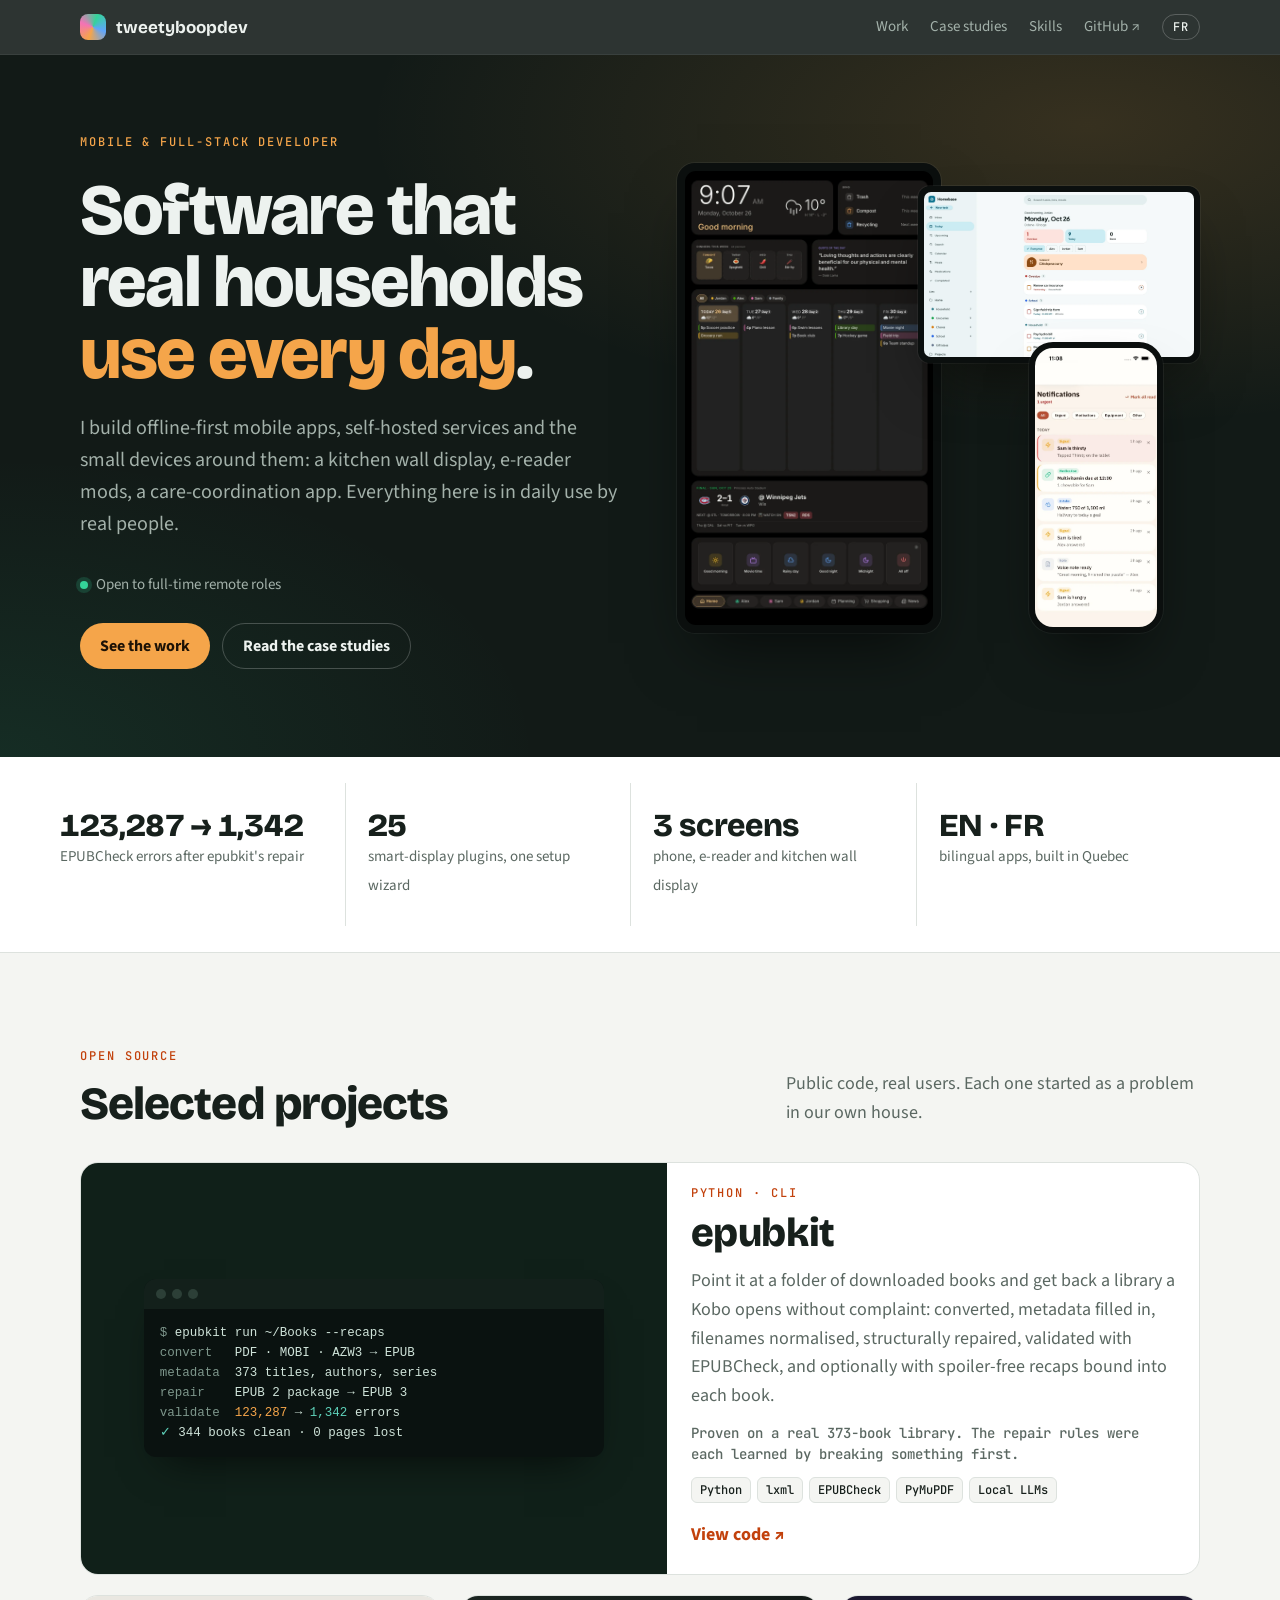
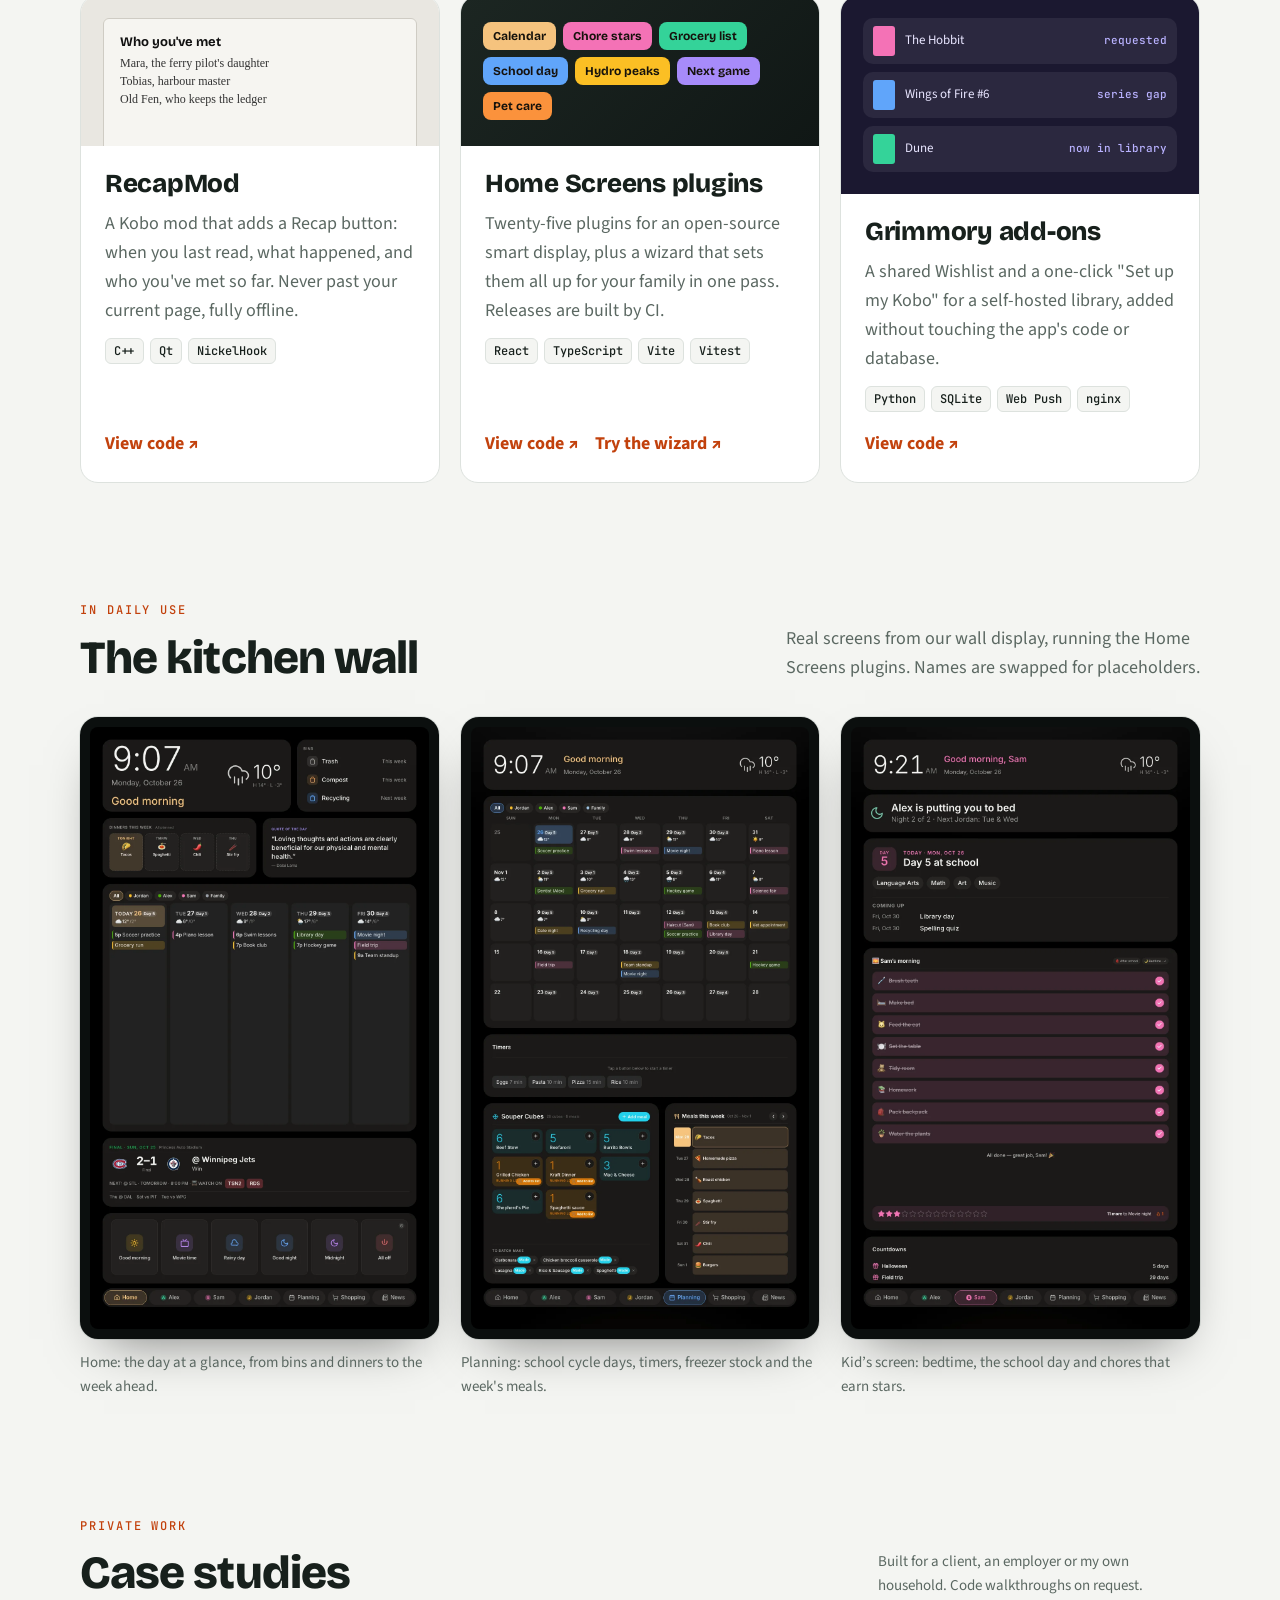
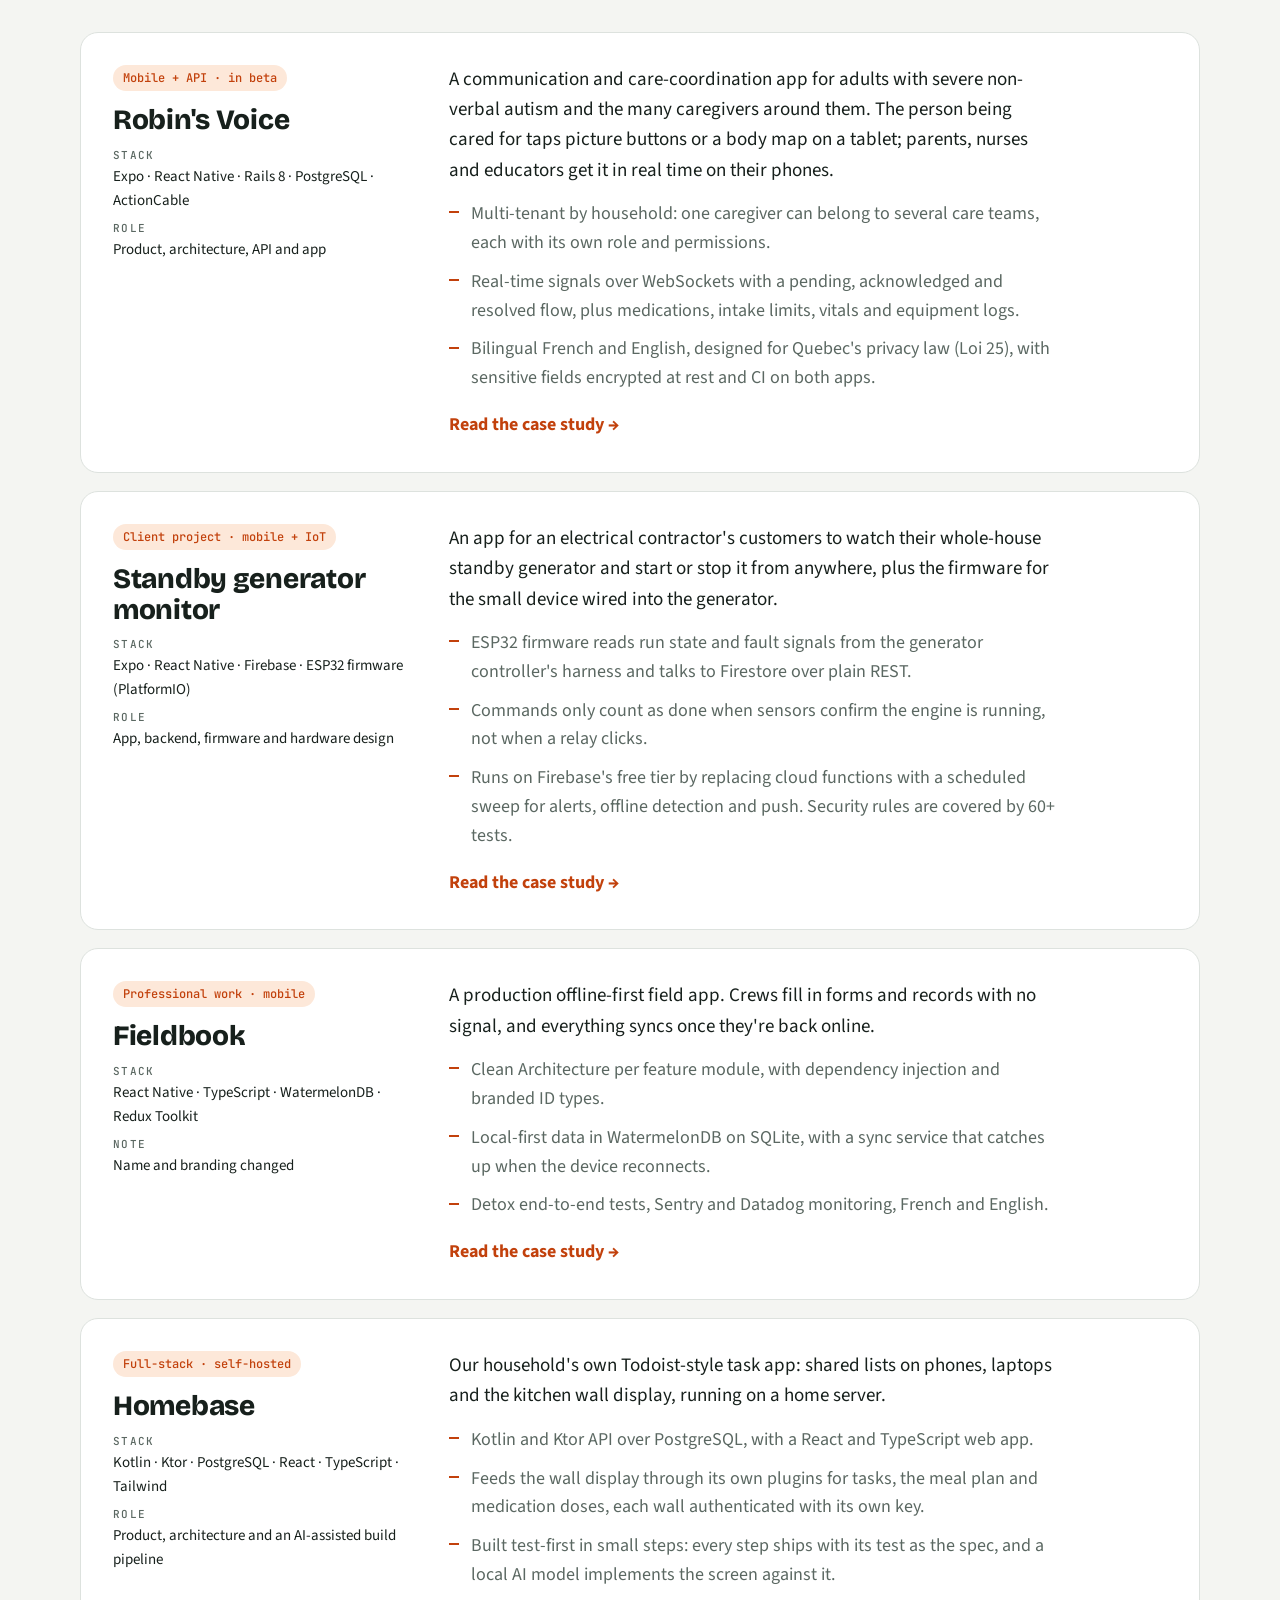
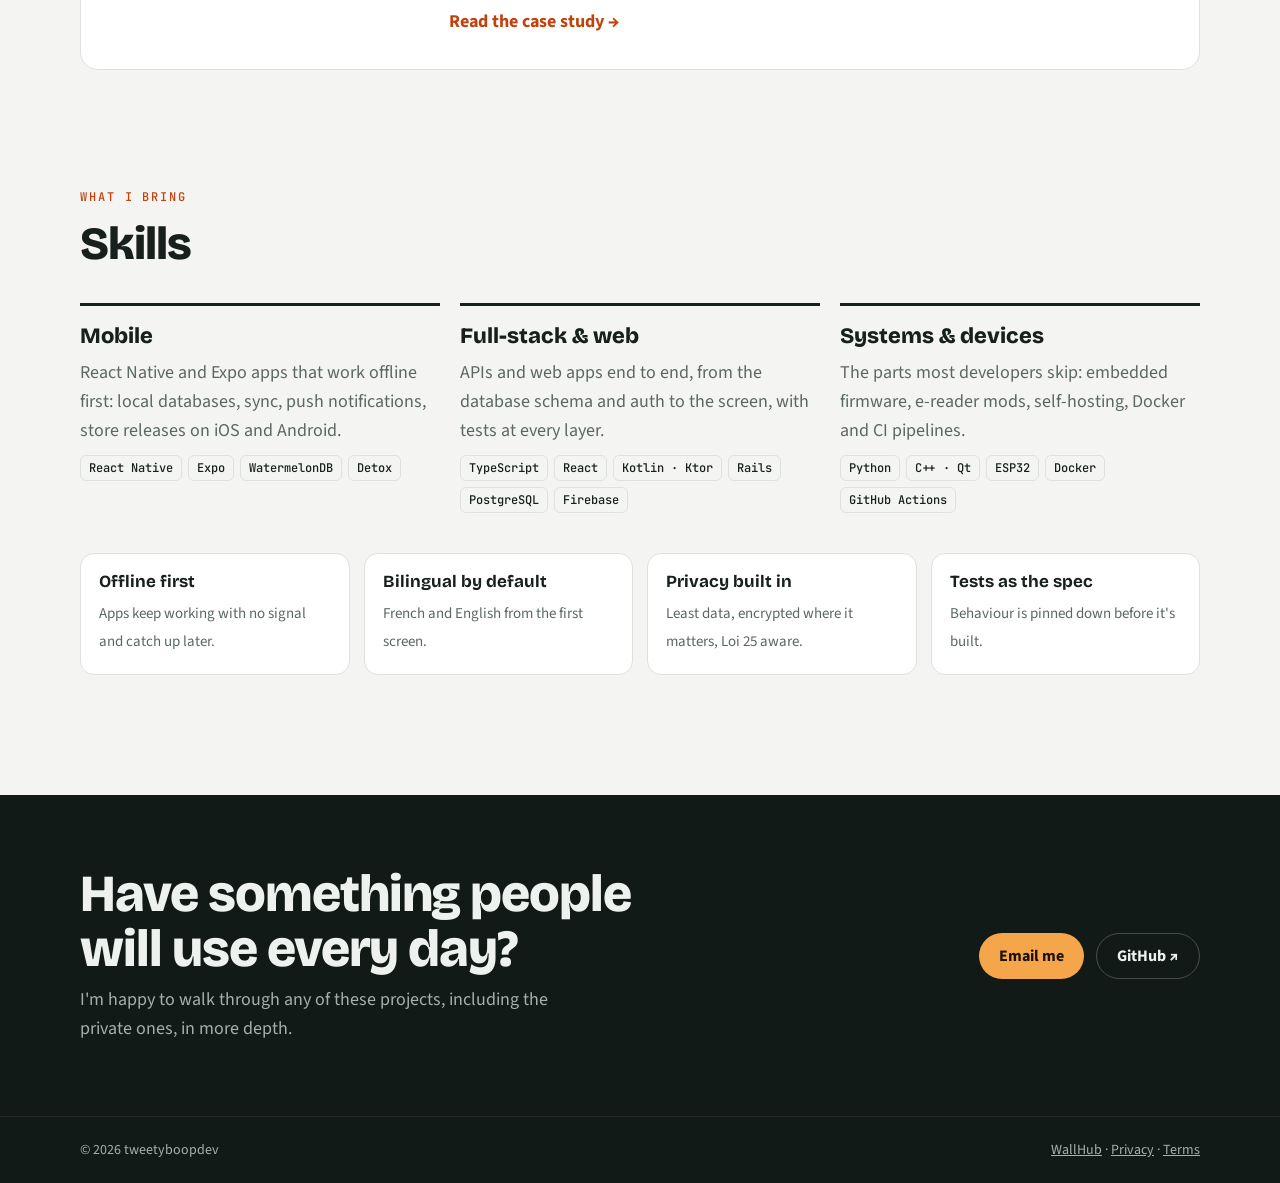
<file: index.html>
<!doctype html>
<html lang="en">
<head>
<meta charset="utf-8">
<meta name="viewport" content="width=device-width, initial-scale=1, viewport-fit=cover">
<title>tweetyboopdev · Mobile &amp; full-stack developer</title>
<meta name="description" content="Offline-first mobile apps, self-hosted family software, e-book tooling and smart-display plugins. Software real households use every day.">
<link rel="canonical" href="https://tweetyboopdev2022-code.github.io/">
<link rel="alternate" hreflang="en" href="https://tweetyboopdev2022-code.github.io/">
<link rel="alternate" hreflang="fr" href="https://tweetyboopdev2022-code.github.io/fr/">
<link rel="alternate" hreflang="x-default" href="https://tweetyboopdev2022-code.github.io/">
<meta property="og:type" content="website">
<meta property="og:site_name" content="tweetyboopdev">
<meta property="og:title" content="tweetyboopdev · Mobile &amp; full-stack developer">
<meta property="og:description" content="Offline-first mobile apps, self-hosted family software, e-book tooling and smart-display plugins. Software real households use every day.">
<meta property="og:url" content="https://tweetyboopdev2022-code.github.io/">
<meta property="og:image" content="https://tweetyboopdev2022-code.github.io/assets/og-en.png">
<meta property="og:image:width" content="1200">
<meta property="og:image:height" content="630">
<meta property="og:locale" content="en_CA">
<meta name="twitter:card" content="summary_large_image">
<meta name="theme-color" content="#121a17">
<link rel="icon" href="/assets/icon.svg" type="image/svg+xml">
<link rel="icon" href="/assets/icon-32.png" sizes="32x32" type="image/png">
<link rel="apple-touch-icon" href="/assets/apple-touch-icon.png">
<link rel="preconnect" href="https://fonts.googleapis.com">
<link rel="preconnect" href="https://fonts.gstatic.com" crossorigin>
<link rel="stylesheet" href="https://fonts.googleapis.com/css2?family=Bricolage+Grotesque:opsz,wght@12..96,500;12..96,700;12..96,800&family=Source+Sans+3:wght@400;600;700&family=JetBrains+Mono:wght@400;500&display=swap">
<link rel="stylesheet" href="/assets/site.css">
</head>
<body>

<header class="nav">
  <div class="wrap">
    <a class="brand" href="#top"><i aria-hidden="true"></i>tweetyboopdev</a>
    <ul>
      <li><a href="#work">Work</a></li>
      <li><a href="#cases">Case studies</a></li>
      <li><a href="#skills">Skills</a></li>
      
      <li><a href="https://github.com/tweetyboopdev2022-code">GitHub ↗</a></li>
      <li><a class="lang" href="/fr/" hreflang="fr" lang="fr" aria-label="Lire en français">FR</a></li>
    </ul>
  </div>
</header>

<main id="top">
  <section class="hero" aria-labelledby="hero-h">
    <div class="wrap">
      <div>
        <span class="eyebrow">Mobile &amp; full-stack developer</span>
        <h1 id="hero-h">Software that real households <em>use every day</em>.</h1>
        <p class="lede">I build offline-first mobile apps, self-hosted services and the small devices around them: a kitchen wall display, e-reader mods, a care-coordination app. Everything here is in daily use by real people.</p>
        <p class="avail">Open to full-time remote roles</p>
        <div class="cta">
          <a class="btn primary" href="#work">See the work</a>
          <a class="btn ghost" href="#cases">Read the case studies</a>
        </div>
      </div>

      <div class="devices" aria-label="Real screens: our kitchen wall display, the Homebase task app on a laptop, and a care alert in Robin's Voice on a phone" role="img">
        <div class="dev wall"><img src="/assets/shots/wall-home.webp" width="1080" height="1920" alt="" fetchpriority="high" decoding="async"></div>
        <div class="dev desk"><img src="/assets/shots/cases/homebase/today.webp" width="1440" height="900" alt="" decoding="async"></div>
        <div class="dev phone"><img src="/assets/shots/cases/robins-voice/notifications.webp" width="645" height="1403" alt="" decoding="async"></div>
      </div>
    </div>
  </section>

  <div class="proof">
    <div class="wrap">
      <div><strong>123,287 → 1,342</strong><span>EPUBCheck errors after epubkit's repair</span></div><div><strong>25</strong><span>smart-display plugins, one setup wizard</span></div><div><strong>3 screens</strong><span>phone, e-reader and kitchen wall display</span></div><div><strong>EN · FR</strong><span>bilingual apps, built in Quebec</span></div>
    </div>
  </div>

  <section class="block wrap" id="work" aria-labelledby="work-h">
    <div class="head">
      <div><span class="eyebrow">Open source</span><h2 id="work-h">Selected projects</h2></div>
      <p>Public code, real users. Each one started as a problem in our own house.</p>
    </div>

    <div class="projects">
      <article class="proj feature">
        <div class="art epub" aria-hidden="true">
          <div class="term">
            <div class="bar"><i></i><i></i><i></i></div>
<pre><span class="dim">$</span> epubkit run ~/Books --recaps
<span class="dim">convert</span>   PDF · MOBI · AZW3 → EPUB
<span class="dim">metadata</span>  373 titles, authors, series
<span class="dim">repair</span>    EPUB 2 package → EPUB 3
<span class="dim">validate</span>  <span class="hi">123,287</span> → <span class="ok">1,342</span> errors
<span class="ok">✓</span> 344 books clean · 0 pages lost</pre>
          </div>
        </div>
        <div class="body">
          <span class="eyebrow">Python · CLI</span>
          <h3>epubkit</h3>
          <p>Point it at a folder of downloaded books and get back a library a Kobo opens without complaint: converted, metadata filled in, filenames normalised, structurally repaired, validated with EPUBCheck, and optionally with spoiler-free recaps bound into each book.</p>
          <p class="metric">Proven on a real 373-book library. The repair rules were each learned by breaking something first.</p>
          <div class="tags"><span>Python</span><span>lxml</span><span>EPUBCheck</span><span>PyMuPDF</span><span>Local LLMs</span></div>
          <div class="links"><a href="https://github.com/tweetyboopdev2022-code/epubkit">View code ↗</a></div>
        </div>
      </article>

      <article class="proj">
        <div class="art recap" aria-hidden="true"><div class="page"><b>Who you've met</b>Mara, the ferry pilot's daughter<br>Tobias, harbour master<br>Old Fen, who keeps the ledger</div></div>
        <div class="body">
          <h3>RecapMod</h3>
          <p>A Kobo mod that adds a Recap button: when you last read, what happened, and who you've met so far. Never past your current page, fully offline.</p>
          <div class="tags"><span>C++</span><span>Qt</span><span>NickelHook</span></div>
          <div class="links"><a href="https://github.com/tweetyboopdev2022-code/RecapMod">View code ↗</a></div>
        </div>
      </article>

      <article class="proj">
        <div class="art hs" aria-hidden="true"><b style="background:#f5c37e">Calendar</b><b style="background:#f472b6">Chore stars</b><b style="background:#34d399">Grocery list</b><b style="background:#60a5fa">School day</b><b style="background:#fbbf24">Hydro peaks</b><b style="background:#a78bfa">Next game</b><b style="background:#fb923c">Pet care</b></div>
        <div class="body">
          <h3>Home Screens plugins</h3>
          <p>Twenty-five plugins for an open-source smart display, plus a wizard that sets them all up for your family in one pass. Releases are built by CI.</p>
          <div class="tags"><span>React</span><span>TypeScript</span><span>Vite</span><span>Vitest</span></div>
          <div class="links"><a href="https://github.com/tweetyboopdev2022-code/home-screens-plugins">View code ↗</a><a href="https://tweetyboopdev2022-code.github.io/home-screens-plugins/">Try the wizard ↗</a></div>
        </div>
      </article>

      <article class="proj">
        <div class="art grim" aria-hidden="true">
          <div class="book"><i style="background:#f472b6"></i>The Hobbit<em>requested</em></div><div class="book"><i style="background:#60a5fa"></i>Wings of Fire #6<em>series gap</em></div><div class="book"><i style="background:#34d399"></i>Dune<em>now in library</em></div>
        </div>
        <div class="body">
          <h3>Grimmory add-ons</h3>
          <p>A shared Wishlist and a one-click "Set up my Kobo" for a self-hosted library, added without touching the app's code or database.</p>
          <div class="tags"><span>Python</span><span>SQLite</span><span>Web Push</span><span>nginx</span></div>
          <div class="links"><a href="https://github.com/tweetyboopdev2022-code/grimmory-addons">View code ↗</a></div>
        </div>
      </article>
    </div>
  </section>

  <section class="block wrap" id="wall" aria-labelledby="wall-h">
    <div class="head">
      <div><span class="eyebrow">In daily use</span><h2 id="wall-h">The kitchen wall</h2></div>
      <p>Real screens from our wall display, running the Home Screens plugins. Names are swapped for placeholders.</p>
    </div>
    <div class="shots">
      <figure><img src="/assets/shots/wall-home.webp" width="1080" height="1920" loading="lazy" decoding="async" alt="Wall display home screen with the time, weather, bin schedule, dinners, a week of family events and a hockey score"><figcaption>Home: the day at a glance, from bins and dinners to the week ahead.</figcaption></figure><figure><img src="/assets/shots/wall-planning.webp" width="1080" height="1920" loading="lazy" decoding="async" alt="Wall display planning screen with a month calendar showing school cycle days, kitchen timers, freezer meals and the weekly menu"><figcaption>Planning: school cycle days, timers, freezer stock and the week's meals.</figcaption></figure><figure><img src="/assets/shots/wall-sam.webp" width="1080" height="1920" loading="lazy" decoding="async" alt="Wall display screen for a child, with a bedtime card, the school day, a morning chore checklist with a star reward bar, and countdowns"><figcaption>Kid’s screen: bedtime, the school day and chores that earn stars.</figcaption></figure>
    </div>
  </section>

  <section class="block wrap" id="cases" aria-labelledby="cases-h">
    <div class="head">
      <div><span class="eyebrow">Private work</span><h2 id="cases-h">Case studies</h2></div>
      <p class="private">Built for a client, an employer or my own household. Code walkthroughs on request.</p>
    </div>

    <div class="cases">
      
      <article class="case" id="robins-voice">
        <aside>
          <span class="kind">Mobile + API · in beta</span>
          <h3>Robin's Voice</h3>
          <dl><div><dt>Stack</dt><dd>Expo · React Native · Rails 8 · PostgreSQL · ActionCable</dd></div><div><dt>Role</dt><dd>Product, architecture, API and app</dd></div></dl>
        </aside>
        <div class="story">
          <p>A communication and care-coordination app for adults with severe non-verbal autism and the many caregivers around them. The person being cared for taps picture buttons or a body map on a tablet; parents, nurses and educators get it in real time on their phones.</p>
          <ul><li>Multi-tenant by household: one caregiver can belong to several care teams, each with its own role and permissions.</li><li>Real-time signals over WebSockets with a pending, acknowledged and resolved flow, plus medications, intake limits, vitals and equipment logs.</li><li>Bilingual French and English, designed for Quebec's privacy law (Loi 25), with sensitive fields encrypted at rest and CI on both apps.</li></ul>
          <a class="more" href="/work/robins-voice/">Read the case study →</a>
        </div>
      </article>
      <article class="case" id="generator-monitor">
        <aside>
          <span class="kind">Client project · mobile + IoT</span>
          <h3>Standby generator monitor</h3>
          <dl><div><dt>Stack</dt><dd>Expo · React Native · Firebase · ESP32 firmware (PlatformIO)</dd></div><div><dt>Role</dt><dd>App, backend, firmware and hardware design</dd></div></dl>
        </aside>
        <div class="story">
          <p>An app for an electrical contractor's customers to watch their whole-house standby generator and start or stop it from anywhere, plus the firmware for the small device wired into the generator.</p>
          <ul><li>ESP32 firmware reads run state and fault signals from the generator controller's harness and talks to Firestore over plain REST.</li><li>Commands only count as done when sensors confirm the engine is running, not when a relay clicks.</li><li>Runs on Firebase's free tier by replacing cloud functions with a scheduled sweep for alerts, offline detection and push. Security rules are covered by 60+ tests.</li></ul>
          <a class="more" href="/work/generator-monitor/">Read the case study →</a>
        </div>
      </article>
      <article class="case" id="fieldbook">
        <aside>
          <span class="kind">Professional work · mobile</span>
          <h3>Fieldbook</h3>
          <dl><div><dt>Stack</dt><dd>React Native · TypeScript · WatermelonDB · Redux Toolkit</dd></div><div><dt>Note</dt><dd>Name and branding changed</dd></div></dl>
        </aside>
        <div class="story">
          <p>A production offline-first field app. Crews fill in forms and records with no signal, and everything syncs once they're back online.</p>
          <ul><li>Clean Architecture per feature module, with dependency injection and branded ID types.</li><li>Local-first data in WatermelonDB on SQLite, with a sync service that catches up when the device reconnects.</li><li>Detox end-to-end tests, Sentry and Datadog monitoring, French and English.</li></ul>
          <a class="more" href="/work/fieldbook/">Read the case study →</a>
        </div>
      </article>
      <article class="case" id="homebase">
        <aside>
          <span class="kind">Full-stack · self-hosted</span>
          <h3>Homebase</h3>
          <dl><div><dt>Stack</dt><dd>Kotlin · Ktor · PostgreSQL · React · TypeScript · Tailwind</dd></div><div><dt>Role</dt><dd>Product, architecture and an AI-assisted build pipeline</dd></div></dl>
        </aside>
        <div class="story">
          <p>Our household's own Todoist-style task app: shared lists on phones, laptops and the kitchen wall display, running on a home server.</p>
          <ul><li>Kotlin and Ktor API over PostgreSQL, with a React and TypeScript web app.</li><li>Feeds the wall display through its own plugins for tasks, the meal plan and medication doses, each wall authenticated with its own key.</li><li>Built test-first in small steps: every step ships with its test as the spec, and a local AI model implements the screen against it.</li></ul>
          <a class="more" href="/work/homebase/">Read the case study →</a>
        </div>
      </article>
    </div>
  </section>

  <section class="block wrap" id="skills" aria-labelledby="skills-h">
    <div class="head">
      <div><span class="eyebrow">What I bring</span><h2 id="skills-h">Skills</h2></div>
    </div>
    <div class="skills">
      <div class="skill"><h3>Mobile</h3><p>React Native and Expo apps that work offline first: local databases, sync, push notifications, store releases on iOS and Android.</p><div class="tags"><span>React Native</span><span>Expo</span><span>WatermelonDB</span><span>Detox</span></div></div><div class="skill"><h3>Full-stack &amp; web</h3><p>APIs and web apps end to end, from the database schema and auth to the screen, with tests at every layer.</p><div class="tags"><span>TypeScript</span><span>React</span><span>Kotlin · Ktor</span><span>Rails</span><span>PostgreSQL</span><span>Firebase</span></div></div><div class="skill"><h3>Systems &amp; devices</h3><p>The parts most developers skip: embedded firmware, e-reader mods, self-hosting, Docker and CI pipelines.</p><div class="tags"><span>Python</span><span>C++ · Qt</span><span>ESP32</span><span>Docker</span><span>GitHub Actions</span></div></div>
    </div>
    <div class="principles">
      <div><b>Offline first</b><span>Apps keep working with no signal and catch up later.</span></div><div><b>Bilingual by default</b><span>French and English from the first screen.</span></div><div><b>Privacy built in</b><span>Least data, encrypted where it matters, Loi 25 aware.</span></div><div><b>Tests as the spec</b><span>Behaviour is pinned down before it's built.</span></div>
    </div>
  </section>
</main>

<section class="contact" aria-labelledby="contact-h">
  <div class="wrap">
    <div>
      <h2 id="contact-h">Have something people will use every day?</h2>
      <p>I'm happy to walk through any of these projects, including the private ones, in more depth.</p>
    </div>
    <div class="actions"><a class="btn primary" href="mailto:tweetyboopdev2022@gmail.com">Email me</a><a class="btn ghost" href="https://github.com/tweetyboopdev2022-code">GitHub ↗</a></div>
  </div>
</section>
<footer>
  <div class="wrap">
    <span>© 2026 tweetyboopdev</span>
    <span><a href="/wallhub/">WallHub</a> · <a href="/wallhub/privacy.html">Privacy</a> · <a href="/wallhub/terms.html">Terms</a></span>
  </div>
</footer>
</body>
</html>
</file>
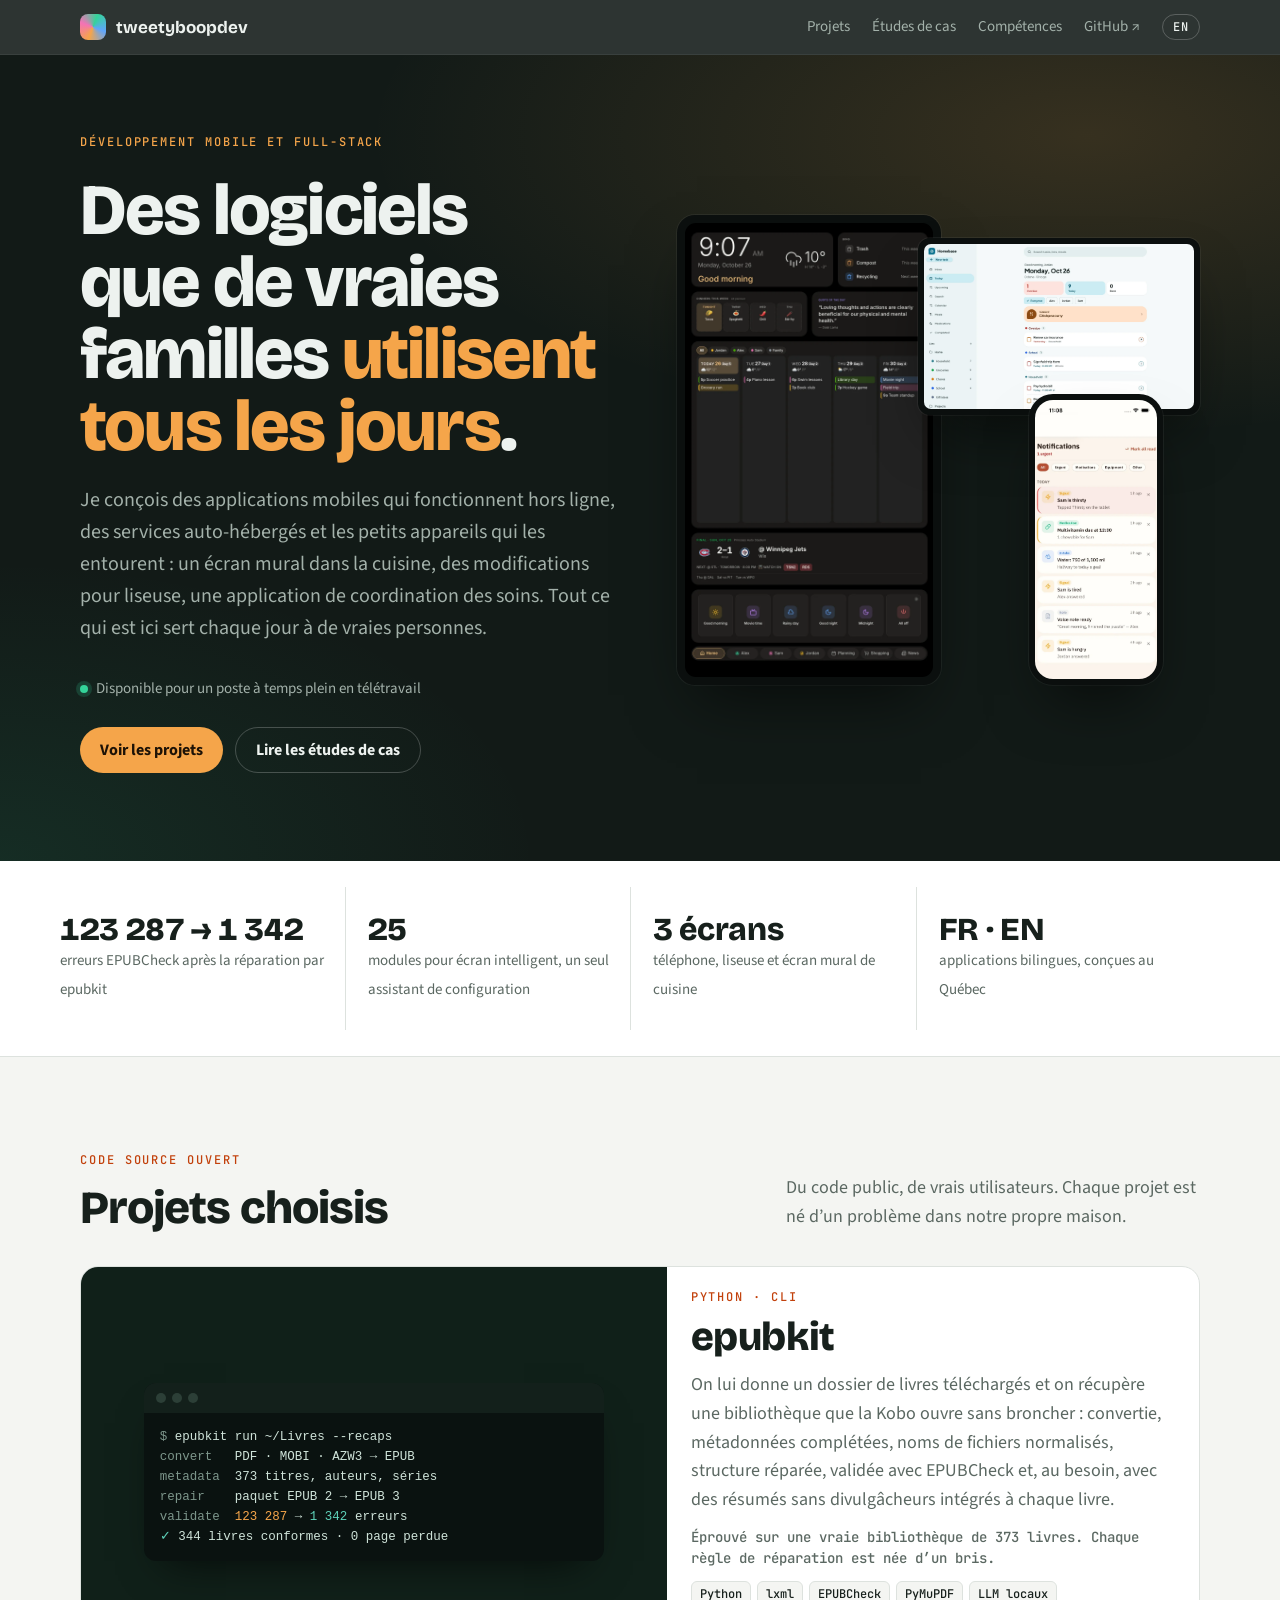
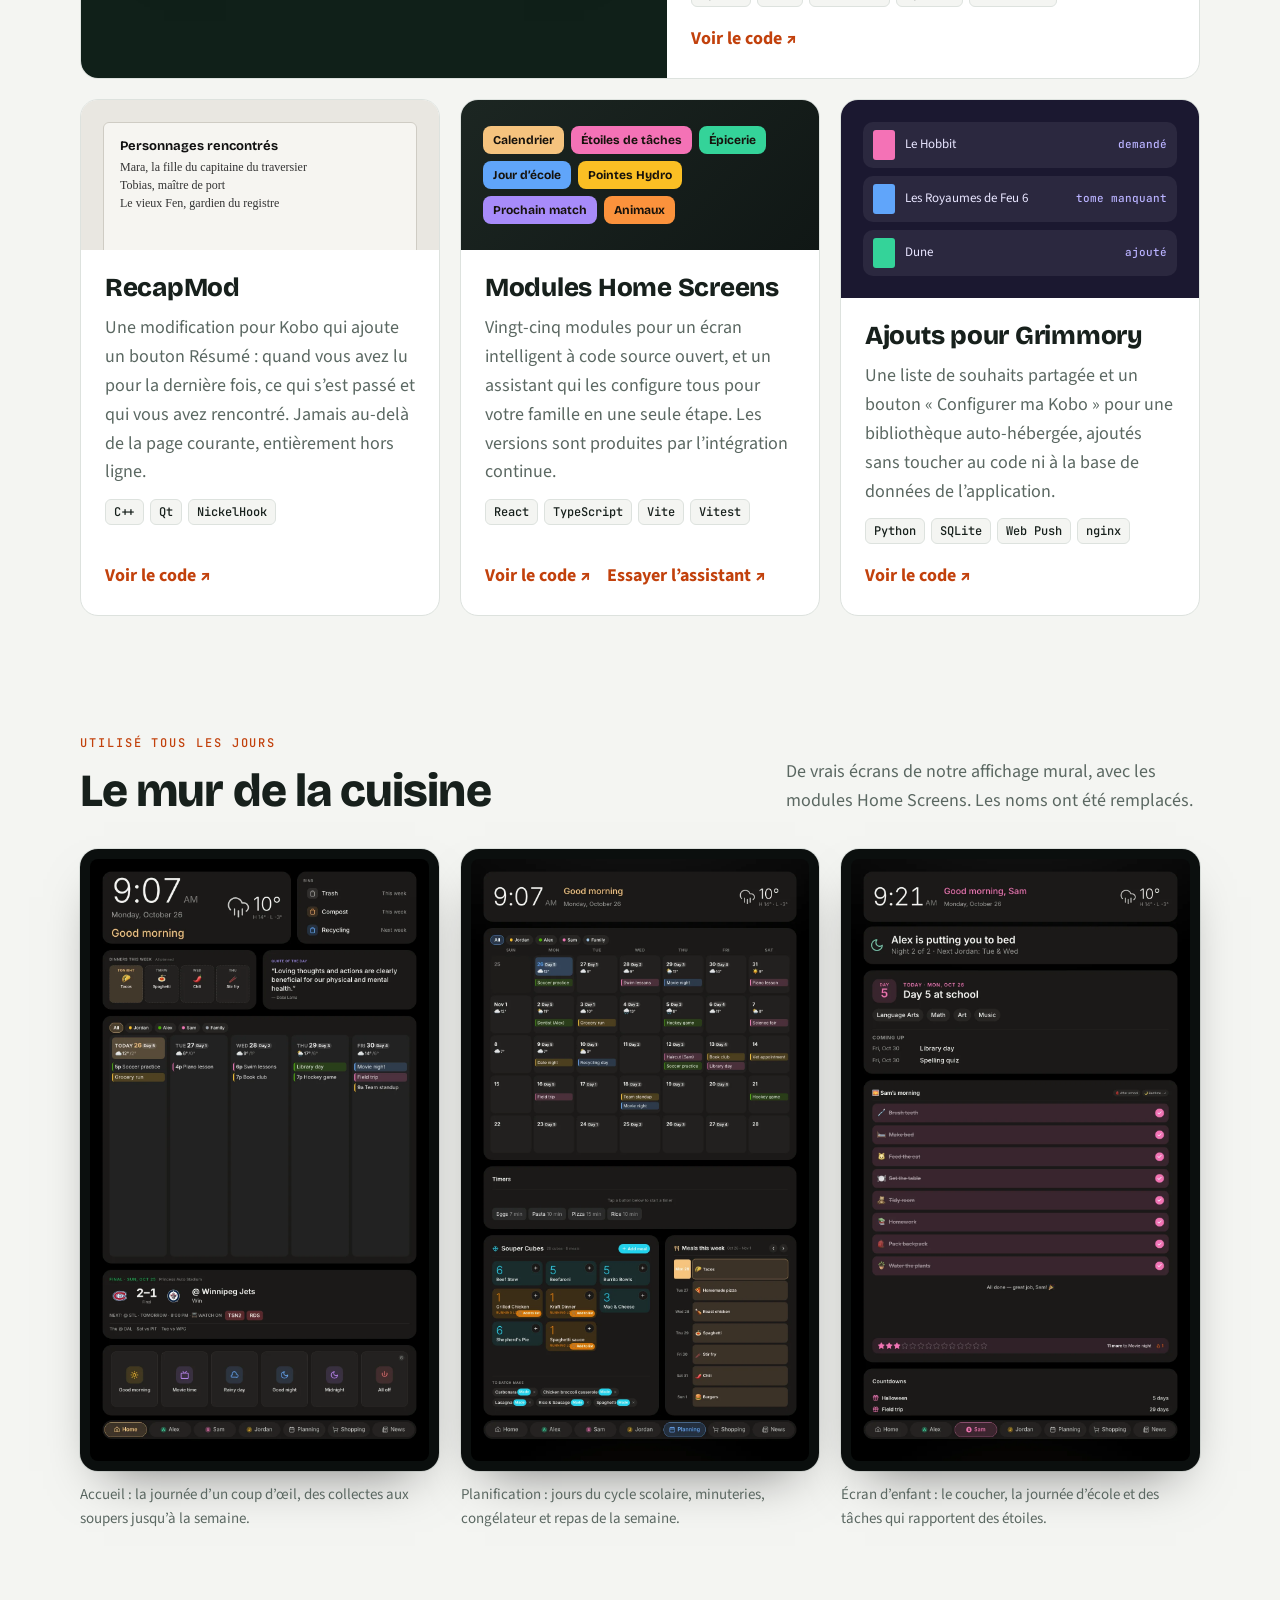
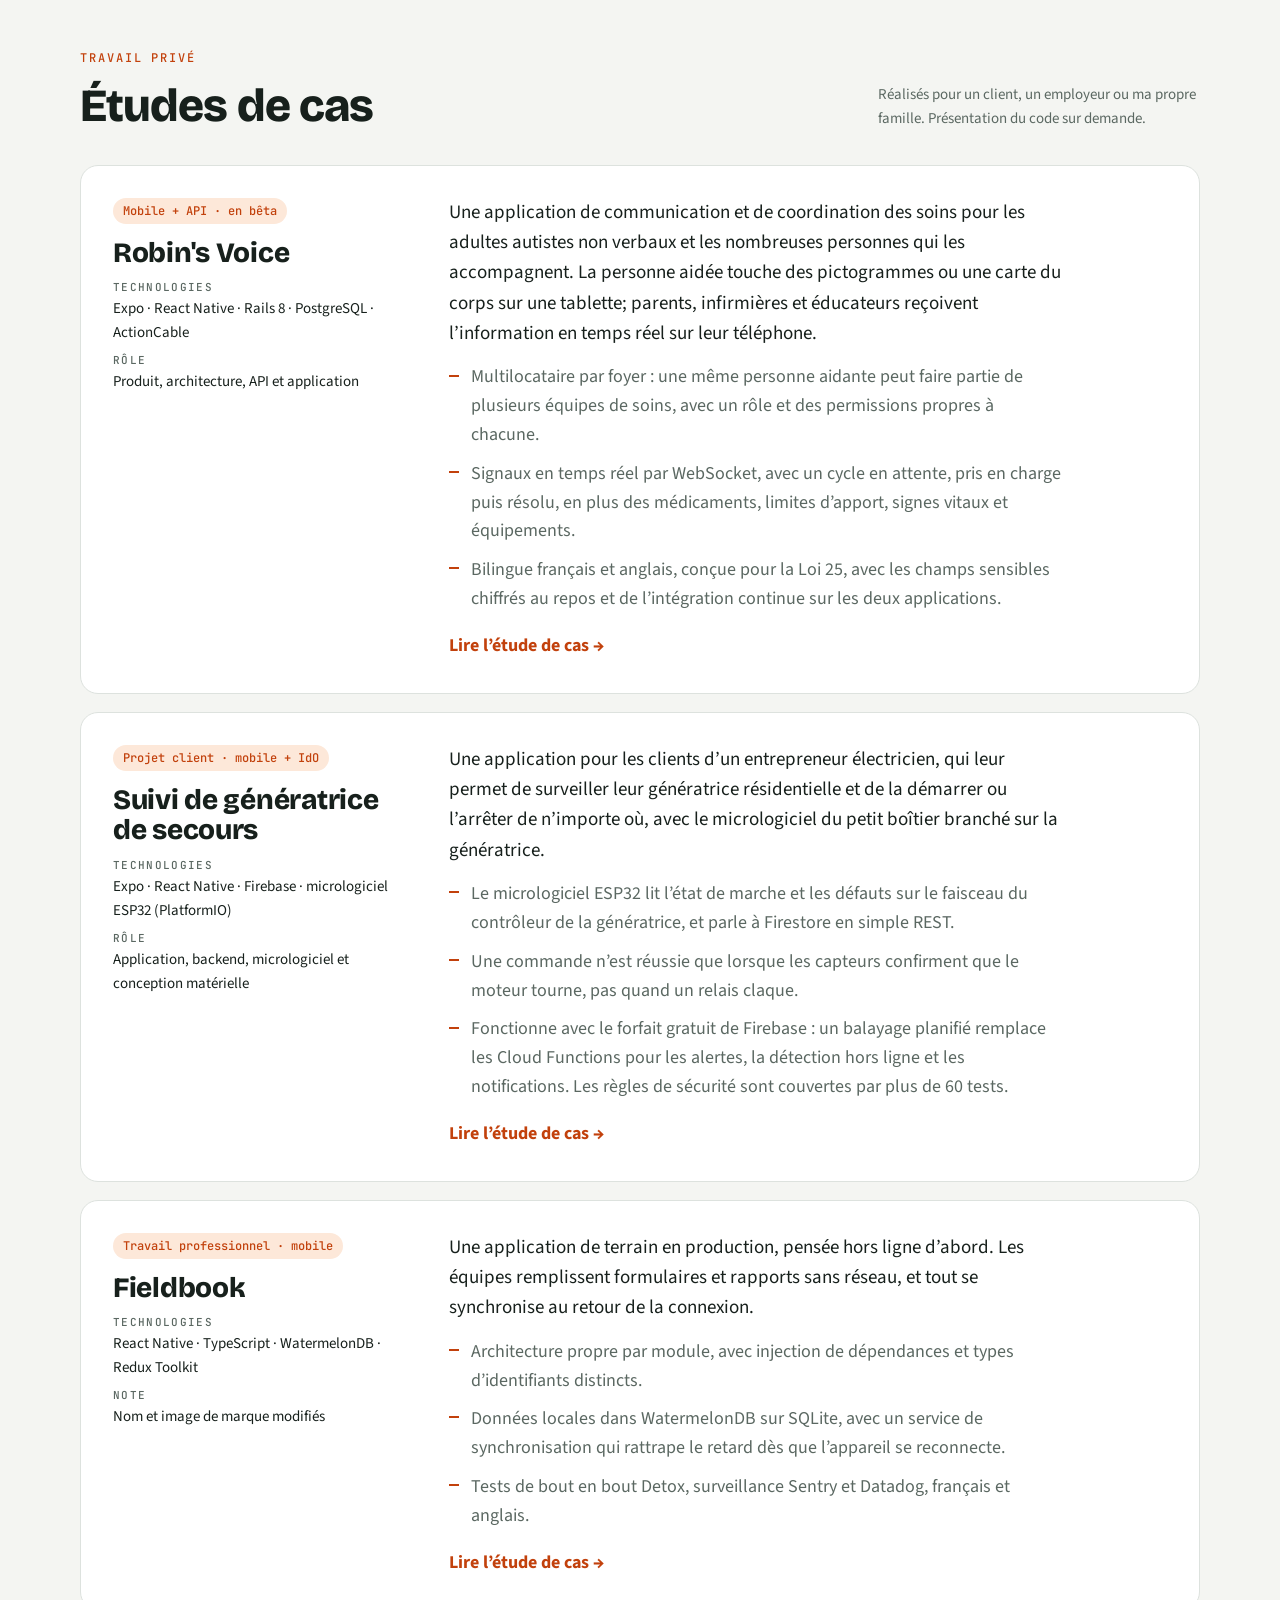
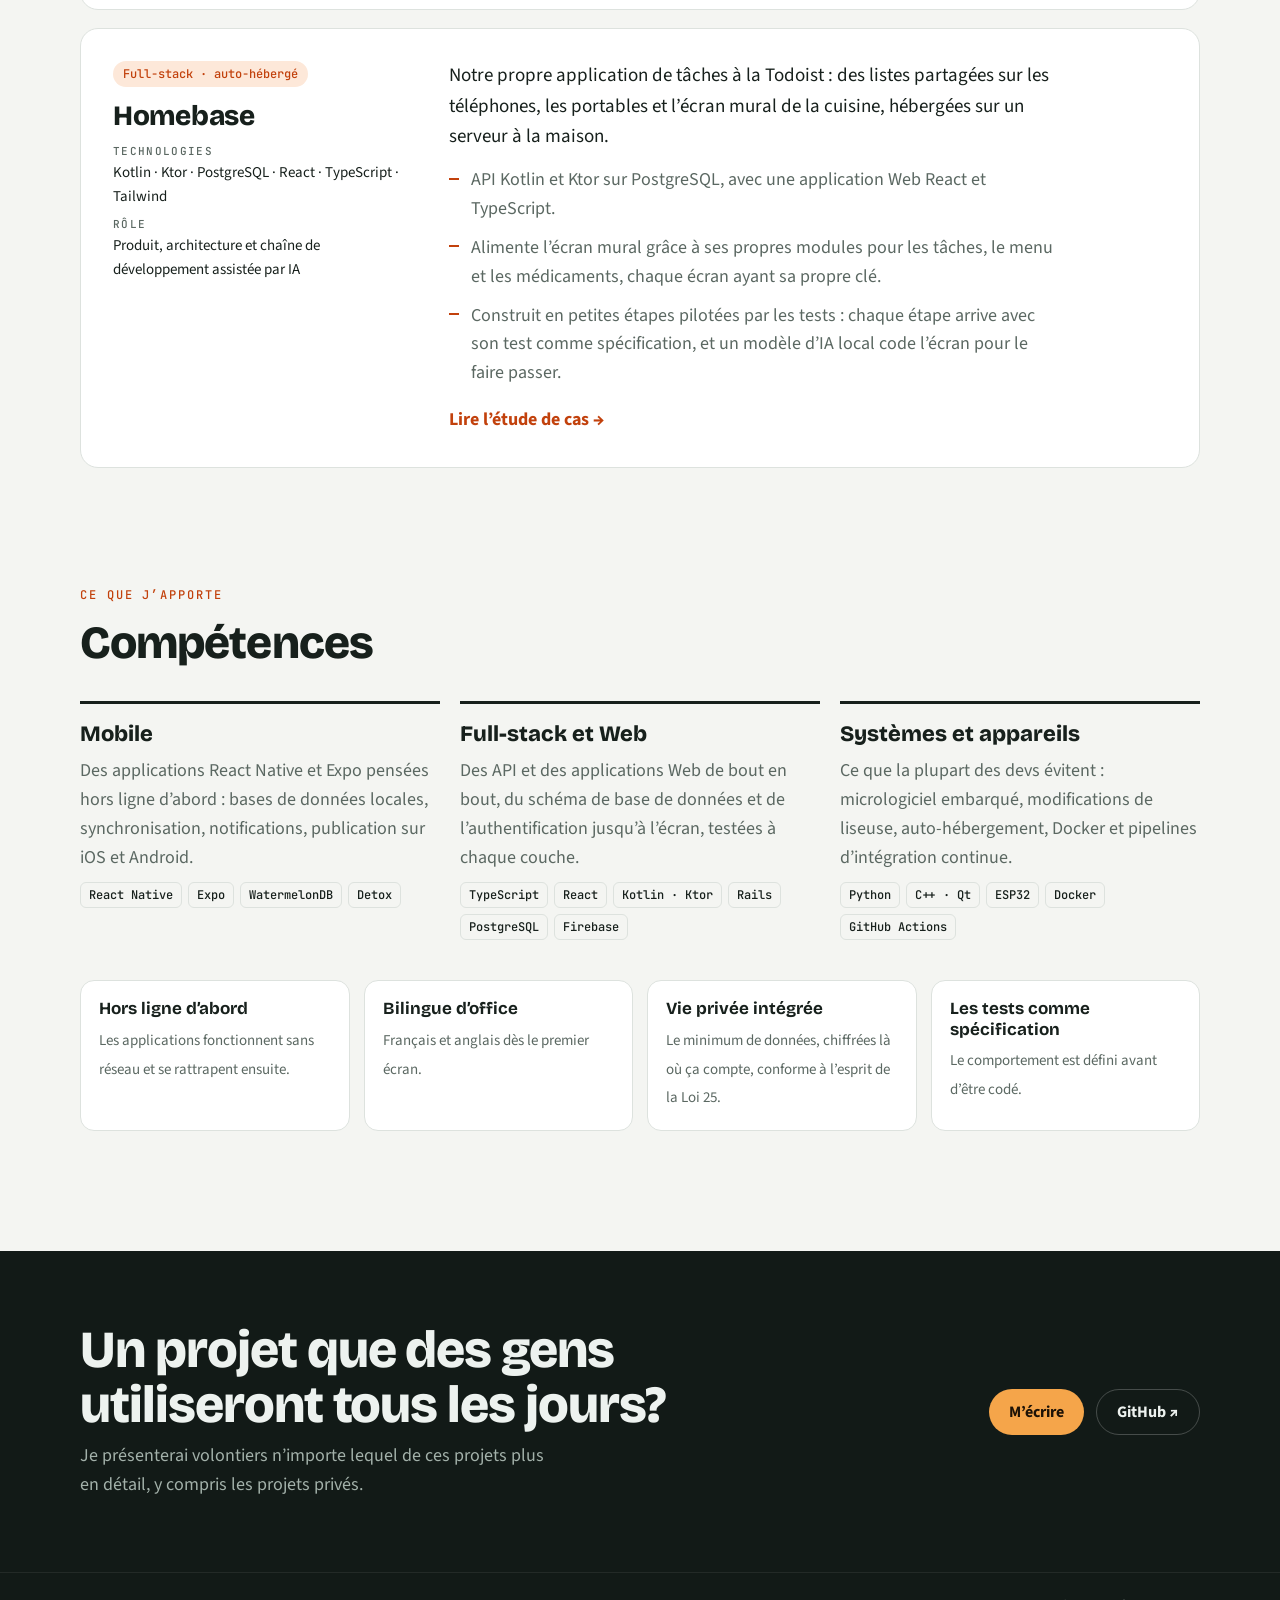
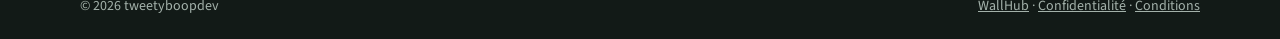
<file: fr/index.html>
<!doctype html>
<html lang="fr">
<head>
<meta charset="utf-8">
<meta name="viewport" content="width=device-width, initial-scale=1, viewport-fit=cover">
<title>tweetyboopdev · Développement mobile et full-stack</title>
<meta name="description" content="Applications mobiles hors ligne d’abord, logiciels familiaux auto-hébergés, outils pour livres numériques et modules pour écran intelligent. Des logiciels que de vraies familles utilisent tous les jours.">
<link rel="canonical" href="https://tweetyboopdev2022-code.github.io/fr/">
<link rel="alternate" hreflang="fr" href="https://tweetyboopdev2022-code.github.io/fr/">
<link rel="alternate" hreflang="en" href="https://tweetyboopdev2022-code.github.io/">
<link rel="alternate" hreflang="x-default" href="https://tweetyboopdev2022-code.github.io/">
<meta property="og:type" content="website">
<meta property="og:site_name" content="tweetyboopdev">
<meta property="og:title" content="tweetyboopdev · Développement mobile et full-stack">
<meta property="og:description" content="Applications mobiles hors ligne d’abord, logiciels familiaux auto-hébergés, outils pour livres numériques et modules pour écran intelligent. Des logiciels que de vraies familles utilisent tous les jours.">
<meta property="og:url" content="https://tweetyboopdev2022-code.github.io/fr/">
<meta property="og:image" content="https://tweetyboopdev2022-code.github.io/assets/og-fr.png">
<meta property="og:image:width" content="1200">
<meta property="og:image:height" content="630">
<meta property="og:locale" content="fr_CA">
<meta name="twitter:card" content="summary_large_image">
<meta name="theme-color" content="#121a17">
<link rel="icon" href="/assets/icon.svg" type="image/svg+xml">
<link rel="icon" href="/assets/icon-32.png" sizes="32x32" type="image/png">
<link rel="apple-touch-icon" href="/assets/apple-touch-icon.png">
<link rel="preconnect" href="https://fonts.googleapis.com">
<link rel="preconnect" href="https://fonts.gstatic.com" crossorigin>
<link rel="stylesheet" href="https://fonts.googleapis.com/css2?family=Bricolage+Grotesque:opsz,wght@12..96,500;12..96,700;12..96,800&family=Source+Sans+3:wght@400;600;700&family=JetBrains+Mono:wght@400;500&display=swap">
<link rel="stylesheet" href="/assets/site.css">
</head>
<body>

<header class="nav">
  <div class="wrap">
    <a class="brand" href="#top"><i aria-hidden="true"></i>tweetyboopdev</a>
    <ul>
      <li><a href="#work">Projets</a></li>
      <li><a href="#cases">Études de cas</a></li>
      <li><a href="#skills">Compétences</a></li>
      
      <li><a href="https://github.com/tweetyboopdev2022-code">GitHub ↗</a></li>
      <li><a class="lang" href="/" hreflang="en" lang="en" aria-label="Read in English">EN</a></li>
    </ul>
  </div>
</header>

<main id="top">
  <section class="hero" aria-labelledby="hero-h">
    <div class="wrap">
      <div>
        <span class="eyebrow">Développement mobile et full-stack</span>
        <h1 id="hero-h">Des logiciels que de vraies familles <em>utilisent tous les jours</em>.</h1>
        <p class="lede">Je conçois des applications mobiles qui fonctionnent hors ligne, des services auto-hébergés et les petits appareils qui les entourent : un écran mural dans la cuisine, des modifications pour liseuse, une application de coordination des soins. Tout ce qui est ici sert chaque jour à de vraies personnes.</p>
        <p class="avail">Disponible pour un poste à temps plein en télétravail</p>
        <div class="cta">
          <a class="btn primary" href="#work">Voir les projets</a>
          <a class="btn ghost" href="#cases">Lire les études de cas</a>
        </div>
      </div>

      <div class="devices" aria-label="De vrais écrans : notre écran mural de cuisine, l’application de tâches Homebase sur un portable et une alerte de soins de Robin’s Voice sur un téléphone" role="img">
        <div class="dev wall"><img src="/assets/shots/wall-home.webp" width="1080" height="1920" alt="" fetchpriority="high" decoding="async"></div>
        <div class="dev desk"><img src="/assets/shots/cases/homebase/today.webp" width="1440" height="900" alt="" decoding="async"></div>
        <div class="dev phone"><img src="/assets/shots/cases/robins-voice/notifications.webp" width="645" height="1403" alt="" decoding="async"></div>
      </div>
    </div>
  </section>

  <div class="proof">
    <div class="wrap">
      <div><strong>123 287 → 1 342</strong><span>erreurs EPUBCheck après la réparation par epubkit</span></div><div><strong>25</strong><span>modules pour écran intelligent, un seul assistant de configuration</span></div><div><strong>3 écrans</strong><span>téléphone, liseuse et écran mural de cuisine</span></div><div><strong>FR · EN</strong><span>applications bilingues, conçues au Québec</span></div>
    </div>
  </div>

  <section class="block wrap" id="work" aria-labelledby="work-h">
    <div class="head">
      <div><span class="eyebrow">Code source ouvert</span><h2 id="work-h">Projets choisis</h2></div>
      <p>Du code public, de vrais utilisateurs. Chaque projet est né d’un problème dans notre propre maison.</p>
    </div>

    <div class="projects">
      <article class="proj feature">
        <div class="art epub" aria-hidden="true">
          <div class="term">
            <div class="bar"><i></i><i></i><i></i></div>
<pre><span class="dim">$</span> epubkit run ~/Livres --recaps
<span class="dim">convert</span>   PDF · MOBI · AZW3 → EPUB
<span class="dim">metadata</span>  373 titres, auteurs, séries
<span class="dim">repair</span>    paquet EPUB 2 → EPUB 3
<span class="dim">validate</span>  <span class="hi">123 287</span> → <span class="ok">1 342</span> erreurs
<span class="ok">✓</span> 344 livres conformes · 0 page perdue</pre>
          </div>
        </div>
        <div class="body">
          <span class="eyebrow">Python · CLI</span>
          <h3>epubkit</h3>
          <p>On lui donne un dossier de livres téléchargés et on récupère une bibliothèque que la Kobo ouvre sans broncher : convertie, métadonnées complétées, noms de fichiers normalisés, structure réparée, validée avec EPUBCheck et, au besoin, avec des résumés sans divulgâcheurs intégrés à chaque livre.</p>
          <p class="metric">Éprouvé sur une vraie bibliothèque de 373 livres. Chaque règle de réparation est née d’un bris.</p>
          <div class="tags"><span>Python</span><span>lxml</span><span>EPUBCheck</span><span>PyMuPDF</span><span>LLM locaux</span></div>
          <div class="links"><a href="https://github.com/tweetyboopdev2022-code/epubkit">Voir le code ↗</a></div>
        </div>
      </article>

      <article class="proj">
        <div class="art recap" aria-hidden="true"><div class="page"><b>Personnages rencontrés</b>Mara, la fille du capitaine du traversier<br>Tobias, maître de port<br>Le vieux Fen, gardien du registre</div></div>
        <div class="body">
          <h3>RecapMod</h3>
          <p>Une modification pour Kobo qui ajoute un bouton Résumé : quand vous avez lu pour la dernière fois, ce qui s’est passé et qui vous avez rencontré. Jamais au-delà de la page courante, entièrement hors ligne.</p>
          <div class="tags"><span>C++</span><span>Qt</span><span>NickelHook</span></div>
          <div class="links"><a href="https://github.com/tweetyboopdev2022-code/RecapMod">Voir le code ↗</a></div>
        </div>
      </article>

      <article class="proj">
        <div class="art hs" aria-hidden="true"><b style="background:#f5c37e">Calendrier</b><b style="background:#f472b6">Étoiles de tâches</b><b style="background:#34d399">Épicerie</b><b style="background:#60a5fa">Jour d’école</b><b style="background:#fbbf24">Pointes Hydro</b><b style="background:#a78bfa">Prochain match</b><b style="background:#fb923c">Animaux</b></div>
        <div class="body">
          <h3>Modules Home Screens</h3>
          <p>Vingt-cinq modules pour un écran intelligent à code source ouvert, et un assistant qui les configure tous pour votre famille en une seule étape. Les versions sont produites par l’intégration continue.</p>
          <div class="tags"><span>React</span><span>TypeScript</span><span>Vite</span><span>Vitest</span></div>
          <div class="links"><a href="https://github.com/tweetyboopdev2022-code/home-screens-plugins">Voir le code ↗</a><a href="https://tweetyboopdev2022-code.github.io/home-screens-plugins/">Essayer l’assistant ↗</a></div>
        </div>
      </article>

      <article class="proj">
        <div class="art grim" aria-hidden="true">
          <div class="book"><i style="background:#f472b6"></i>Le Hobbit<em>demandé</em></div><div class="book"><i style="background:#60a5fa"></i>Les Royaumes de Feu 6<em>tome manquant</em></div><div class="book"><i style="background:#34d399"></i>Dune<em>ajouté</em></div>
        </div>
        <div class="body">
          <h3>Ajouts pour Grimmory</h3>
          <p>Une liste de souhaits partagée et un bouton « Configurer ma Kobo » pour une bibliothèque auto-hébergée, ajoutés sans toucher au code ni à la base de données de l’application.</p>
          <div class="tags"><span>Python</span><span>SQLite</span><span>Web Push</span><span>nginx</span></div>
          <div class="links"><a href="https://github.com/tweetyboopdev2022-code/grimmory-addons">Voir le code ↗</a></div>
        </div>
      </article>
    </div>
  </section>

  <section class="block wrap" id="wall" aria-labelledby="wall-h">
    <div class="head">
      <div><span class="eyebrow">Utilisé tous les jours</span><h2 id="wall-h">Le mur de la cuisine</h2></div>
      <p>De vrais écrans de notre affichage mural, avec les modules Home Screens. Les noms ont été remplacés.</p>
    </div>
    <div class="shots">
      <figure><img src="/assets/shots/wall-home.webp" width="1080" height="1920" loading="lazy" decoding="async" alt="Écran d’accueil de l’affichage mural avec l’heure, la météo, les collectes, les soupers, la semaine de la famille et un score de hockey"><figcaption>Accueil : la journée d’un coup d’œil, des collectes aux soupers jusqu’à la semaine.</figcaption></figure><figure><img src="/assets/shots/wall-planning.webp" width="1080" height="1920" loading="lazy" decoding="async" alt="Écran de planification avec un calendrier mensuel des jours d’école, des minuteries, les repas congelés et le menu de la semaine"><figcaption>Planification : jours du cycle scolaire, minuteries, congélateur et repas de la semaine.</figcaption></figure><figure><img src="/assets/shots/wall-sam.webp" width="1080" height="1920" loading="lazy" decoding="async" alt="Écran d’un enfant : qui s’occupe du coucher, la journée d’école, la routine du matin avec des étoiles à gagner et des comptes à rebours"><figcaption>Écran d’enfant : le coucher, la journée d’école et des tâches qui rapportent des étoiles.</figcaption></figure>
    </div>
  </section>

  <section class="block wrap" id="cases" aria-labelledby="cases-h">
    <div class="head">
      <div><span class="eyebrow">Travail privé</span><h2 id="cases-h">Études de cas</h2></div>
      <p class="private">Réalisés pour un client, un employeur ou ma propre famille. Présentation du code sur demande.</p>
    </div>

    <div class="cases">
      
      <article class="case" id="robins-voice">
        <aside>
          <span class="kind">Mobile + API · en bêta</span>
          <h3>Robin's Voice</h3>
          <dl><div><dt>Technologies</dt><dd>Expo · React Native · Rails 8 · PostgreSQL · ActionCable</dd></div><div><dt>Rôle</dt><dd>Produit, architecture, API et application</dd></div></dl>
        </aside>
        <div class="story">
          <p>Une application de communication et de coordination des soins pour les adultes autistes non verbaux et les nombreuses personnes qui les accompagnent. La personne aidée touche des pictogrammes ou une carte du corps sur une tablette; parents, infirmières et éducateurs reçoivent l’information en temps réel sur leur téléphone.</p>
          <ul><li>Multilocataire par foyer : une même personne aidante peut faire partie de plusieurs équipes de soins, avec un rôle et des permissions propres à chacune.</li><li>Signaux en temps réel par WebSocket, avec un cycle en attente, pris en charge puis résolu, en plus des médicaments, limites d’apport, signes vitaux et équipements.</li><li>Bilingue français et anglais, conçue pour la Loi 25, avec les champs sensibles chiffrés au repos et de l’intégration continue sur les deux applications.</li></ul>
          <a class="more" href="/fr/work/robins-voice/">Lire l’étude de cas →</a>
        </div>
      </article>
      <article class="case" id="generator-monitor">
        <aside>
          <span class="kind">Projet client · mobile + IdO</span>
          <h3>Suivi de génératrice de secours</h3>
          <dl><div><dt>Technologies</dt><dd>Expo · React Native · Firebase · micrologiciel ESP32 (PlatformIO)</dd></div><div><dt>Rôle</dt><dd>Application, backend, micrologiciel et conception matérielle</dd></div></dl>
        </aside>
        <div class="story">
          <p>Une application pour les clients d’un entrepreneur électricien, qui leur permet de surveiller leur génératrice résidentielle et de la démarrer ou l’arrêter de n’importe où, avec le micrologiciel du petit boîtier branché sur la génératrice.</p>
          <ul><li>Le micrologiciel ESP32 lit l’état de marche et les défauts sur le faisceau du contrôleur de la génératrice, et parle à Firestore en simple REST.</li><li>Une commande n’est réussie que lorsque les capteurs confirment que le moteur tourne, pas quand un relais claque.</li><li>Fonctionne avec le forfait gratuit de Firebase : un balayage planifié remplace les Cloud Functions pour les alertes, la détection hors ligne et les notifications. Les règles de sécurité sont couvertes par plus de 60 tests.</li></ul>
          <a class="more" href="/fr/work/generator-monitor/">Lire l’étude de cas →</a>
        </div>
      </article>
      <article class="case" id="fieldbook">
        <aside>
          <span class="kind">Travail professionnel · mobile</span>
          <h3>Fieldbook</h3>
          <dl><div><dt>Technologies</dt><dd>React Native · TypeScript · WatermelonDB · Redux Toolkit</dd></div><div><dt>Note</dt><dd>Nom et image de marque modifiés</dd></div></dl>
        </aside>
        <div class="story">
          <p>Une application de terrain en production, pensée hors ligne d’abord. Les équipes remplissent formulaires et rapports sans réseau, et tout se synchronise au retour de la connexion.</p>
          <ul><li>Architecture propre par module, avec injection de dépendances et types d’identifiants distincts.</li><li>Données locales dans WatermelonDB sur SQLite, avec un service de synchronisation qui rattrape le retard dès que l’appareil se reconnecte.</li><li>Tests de bout en bout Detox, surveillance Sentry et Datadog, français et anglais.</li></ul>
          <a class="more" href="/fr/work/fieldbook/">Lire l’étude de cas →</a>
        </div>
      </article>
      <article class="case" id="homebase">
        <aside>
          <span class="kind">Full-stack · auto-hébergé</span>
          <h3>Homebase</h3>
          <dl><div><dt>Technologies</dt><dd>Kotlin · Ktor · PostgreSQL · React · TypeScript · Tailwind</dd></div><div><dt>Rôle</dt><dd>Produit, architecture et chaîne de développement assistée par IA</dd></div></dl>
        </aside>
        <div class="story">
          <p>Notre propre application de tâches à la Todoist : des listes partagées sur les téléphones, les portables et l’écran mural de la cuisine, hébergées sur un serveur à la maison.</p>
          <ul><li>API Kotlin et Ktor sur PostgreSQL, avec une application Web React et TypeScript.</li><li>Alimente l’écran mural grâce à ses propres modules pour les tâches, le menu et les médicaments, chaque écran ayant sa propre clé.</li><li>Construit en petites étapes pilotées par les tests : chaque étape arrive avec son test comme spécification, et un modèle d’IA local code l’écran pour le faire passer.</li></ul>
          <a class="more" href="/fr/work/homebase/">Lire l’étude de cas →</a>
        </div>
      </article>
    </div>
  </section>

  <section class="block wrap" id="skills" aria-labelledby="skills-h">
    <div class="head">
      <div><span class="eyebrow">Ce que j’apporte</span><h2 id="skills-h">Compétences</h2></div>
    </div>
    <div class="skills">
      <div class="skill"><h3>Mobile</h3><p>Des applications React Native et Expo pensées hors ligne d’abord : bases de données locales, synchronisation, notifications, publication sur iOS et Android.</p><div class="tags"><span>React Native</span><span>Expo</span><span>WatermelonDB</span><span>Detox</span></div></div><div class="skill"><h3>Full-stack et Web</h3><p>Des API et des applications Web de bout en bout, du schéma de base de données et de l’authentification jusqu’à l’écran, testées à chaque couche.</p><div class="tags"><span>TypeScript</span><span>React</span><span>Kotlin · Ktor</span><span>Rails</span><span>PostgreSQL</span><span>Firebase</span></div></div><div class="skill"><h3>Systèmes et appareils</h3><p>Ce que la plupart des devs évitent : micrologiciel embarqué, modifications de liseuse, auto-hébergement, Docker et pipelines d’intégration continue.</p><div class="tags"><span>Python</span><span>C++ · Qt</span><span>ESP32</span><span>Docker</span><span>GitHub Actions</span></div></div>
    </div>
    <div class="principles">
      <div><b>Hors ligne d’abord</b><span>Les applications fonctionnent sans réseau et se rattrapent ensuite.</span></div><div><b>Bilingue d’office</b><span>Français et anglais dès le premier écran.</span></div><div><b>Vie privée intégrée</b><span>Le minimum de données, chiffrées là où ça compte, conforme à l’esprit de la Loi 25.</span></div><div><b>Les tests comme spécification</b><span>Le comportement est défini avant d’être codé.</span></div>
    </div>
  </section>
</main>

<section class="contact" aria-labelledby="contact-h">
  <div class="wrap">
    <div>
      <h2 id="contact-h">Un projet que des gens utiliseront tous les jours?</h2>
      <p>Je présenterai volontiers n’importe lequel de ces projets plus en détail, y compris les projets privés.</p>
    </div>
    <div class="actions"><a class="btn primary" href="mailto:tweetyboopdev2022@gmail.com">M’écrire</a><a class="btn ghost" href="https://github.com/tweetyboopdev2022-code">GitHub ↗</a></div>
  </div>
</section>
<footer>
  <div class="wrap">
    <span>© 2026 tweetyboopdev</span>
    <span><a href="/wallhub/">WallHub</a> · <a href="/wallhub/privacy.html">Confidentialité</a> · <a href="/wallhub/terms.html">Conditions</a></span>
  </div>
</footer>
</body>
</html>
</file>
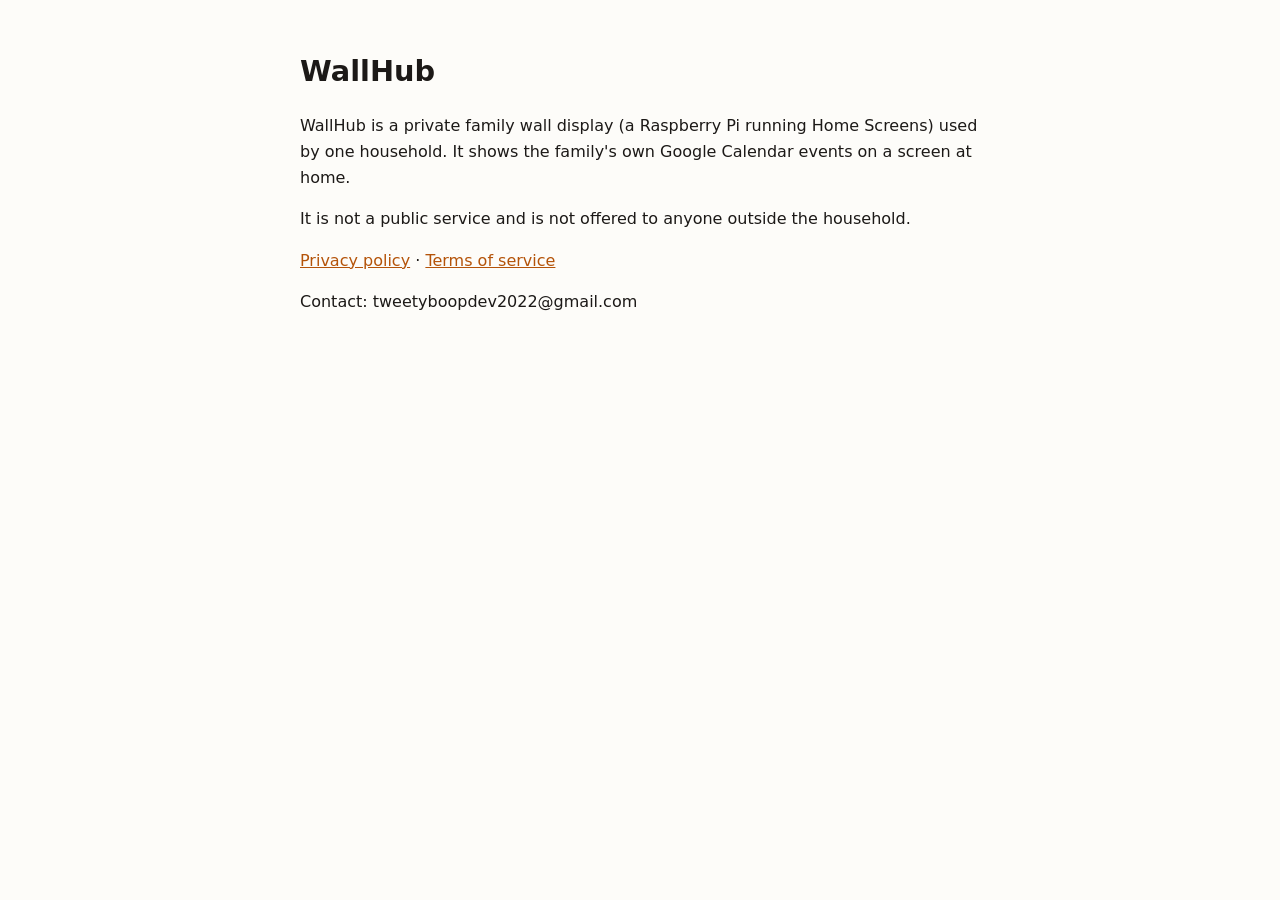
<file: wallhub/index.html>
<!doctype html><html lang="en"><head><meta charset="utf-8"><meta name="viewport" content="width=device-width,initial-scale=1"><title>WallHub</title><style>body{font-family:system-ui,sans-serif;max-width:680px;margin:48px auto;padding:0 20px;line-height:1.6;color:#1c1917;background:#fdfcf9}h1{font-size:1.8em}a{color:#b45309}</style></head><body>
<h1>WallHub</h1>
<p>WallHub is a private family wall display (a Raspberry Pi running Home Screens) used by one household. It shows the family's own Google Calendar events on a screen at home.</p>
<p>It is not a public service and is not offered to anyone outside the household.</p>
<p><a href="privacy.html">Privacy policy</a> · <a href="terms.html">Terms of service</a></p>
<p>Contact: tweetyboopdev2022@gmail.com</p>
</body></html>
</file>
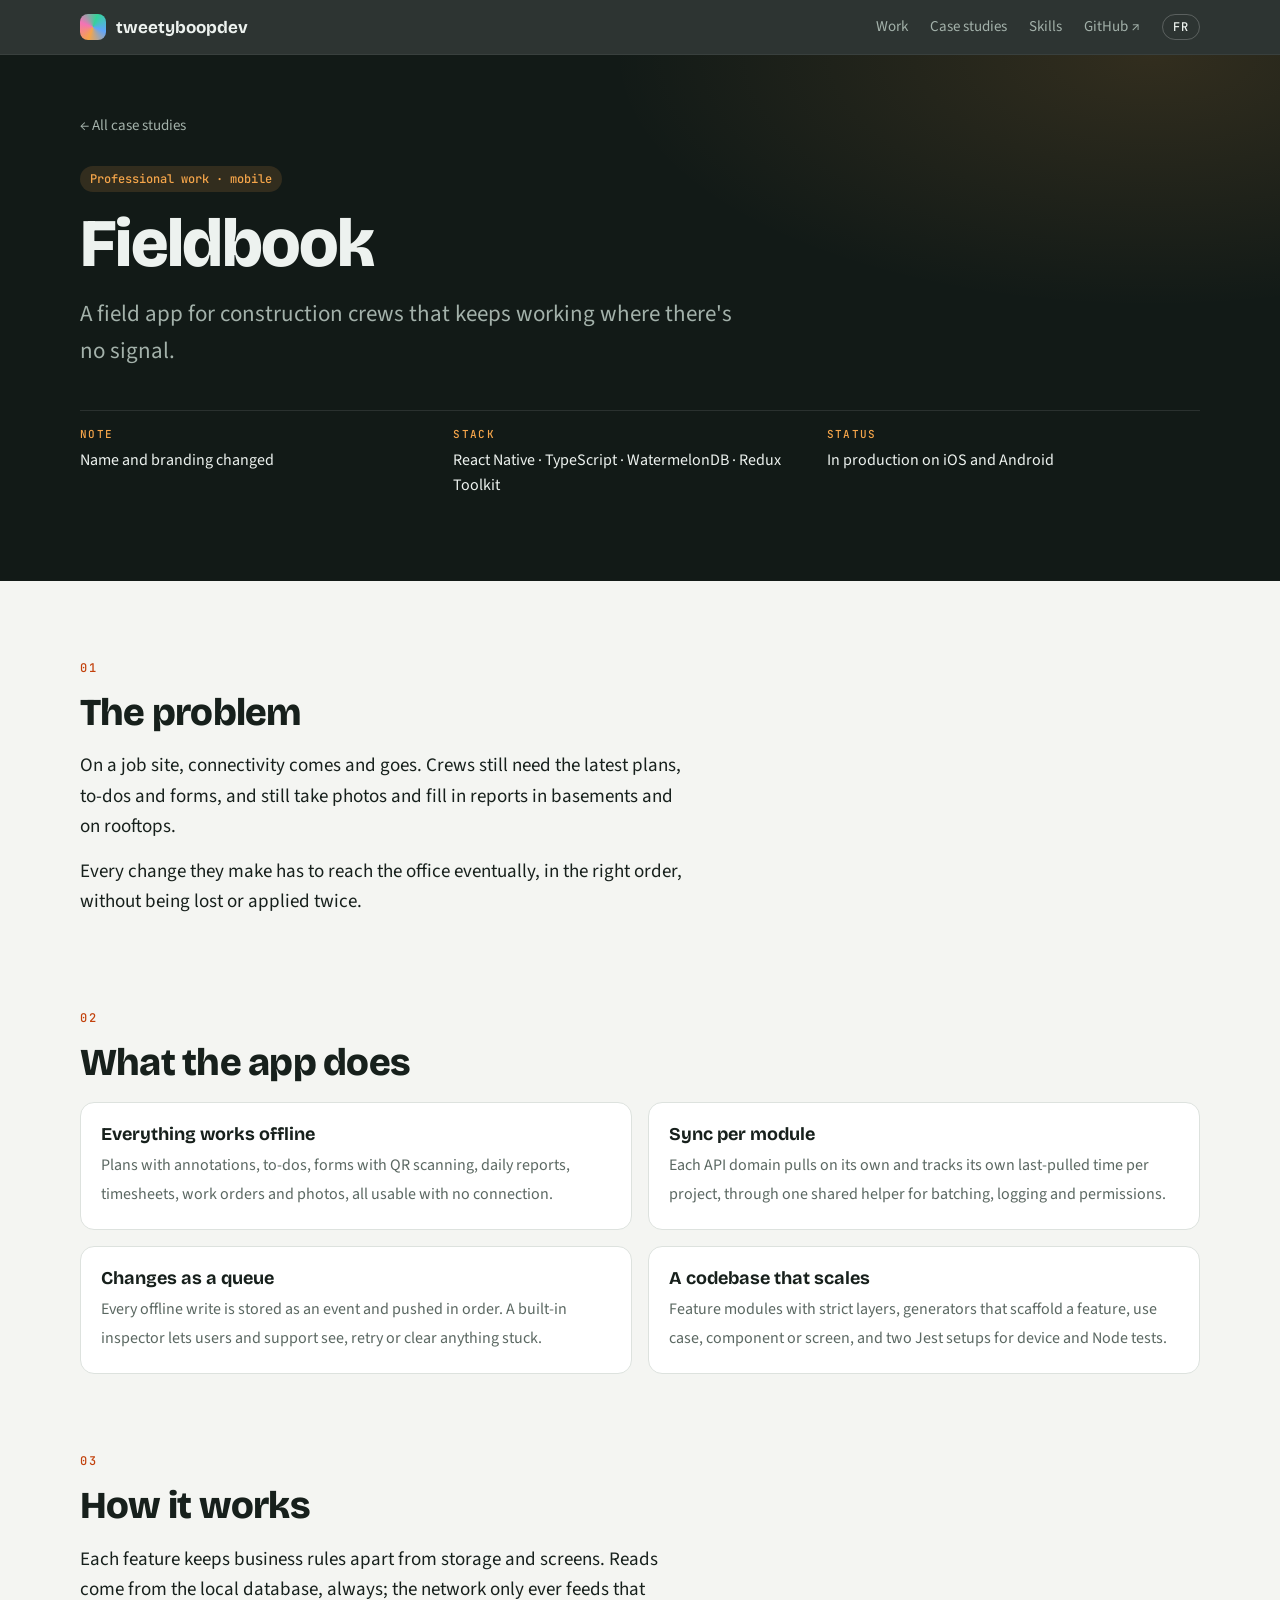
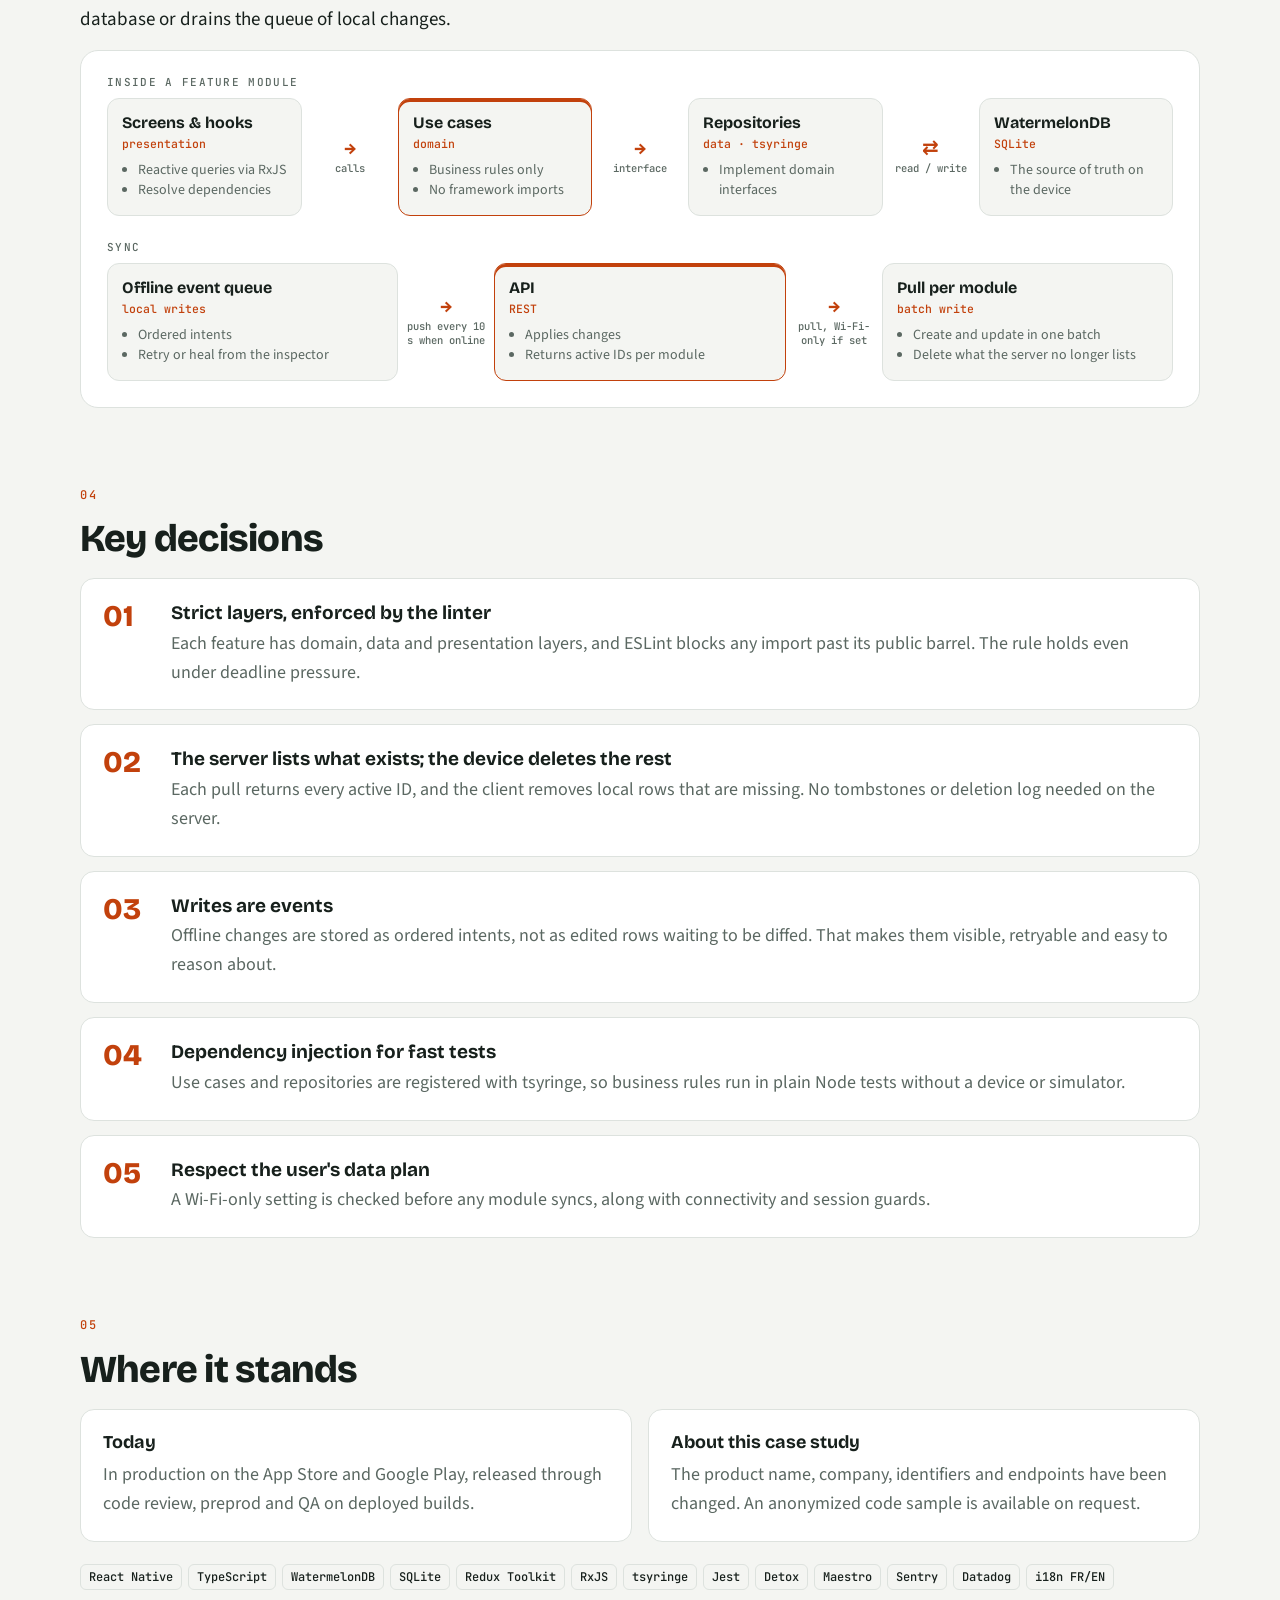
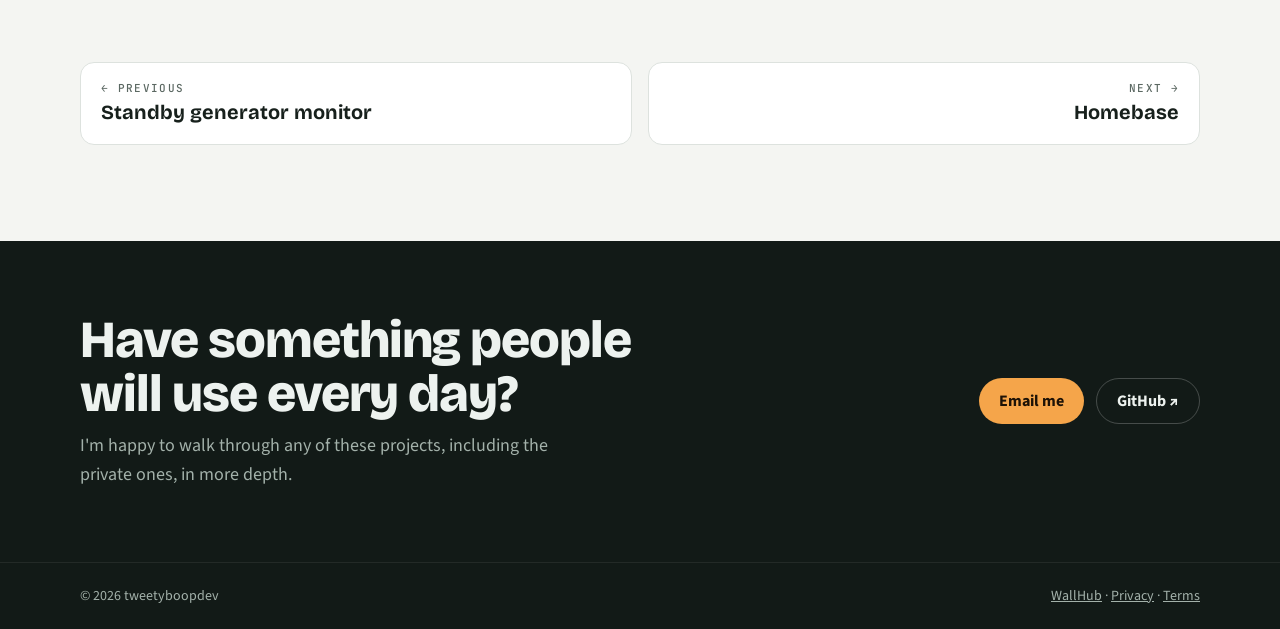
<file: work/fieldbook/index.html>
<!doctype html>
<html lang="en">
<head>
<meta charset="utf-8">
<meta name="viewport" content="width=device-width, initial-scale=1, viewport-fit=cover">
<title>Fieldbook · Case study · tweetyboopdev</title>
<meta name="description" content="A field app for construction crews that keeps working where there's no signal.">
<link rel="canonical" href="https://tweetyboopdev2022-code.github.io/work/fieldbook/">
<link rel="alternate" hreflang="en" href="https://tweetyboopdev2022-code.github.io/work/fieldbook/">
<link rel="alternate" hreflang="fr" href="https://tweetyboopdev2022-code.github.io/fr/work/fieldbook/">
<link rel="alternate" hreflang="x-default" href="https://tweetyboopdev2022-code.github.io/work/fieldbook/">
<meta property="og:type" content="website">
<meta property="og:site_name" content="tweetyboopdev">
<meta property="og:title" content="Fieldbook · Case study · tweetyboopdev">
<meta property="og:description" content="A field app for construction crews that keeps working where there's no signal.">
<meta property="og:url" content="https://tweetyboopdev2022-code.github.io/work/fieldbook/">
<meta property="og:image" content="https://tweetyboopdev2022-code.github.io/assets/og-en.png">
<meta property="og:image:width" content="1200">
<meta property="og:image:height" content="630">
<meta property="og:locale" content="en_CA">
<meta name="twitter:card" content="summary_large_image">
<meta name="theme-color" content="#121a17">
<link rel="icon" href="/assets/icon.svg" type="image/svg+xml">
<link rel="icon" href="/assets/icon-32.png" sizes="32x32" type="image/png">
<link rel="apple-touch-icon" href="/assets/apple-touch-icon.png">
<link rel="preconnect" href="https://fonts.googleapis.com">
<link rel="preconnect" href="https://fonts.gstatic.com" crossorigin>
<link rel="stylesheet" href="https://fonts.googleapis.com/css2?family=Bricolage+Grotesque:opsz,wght@12..96,500;12..96,700;12..96,800&family=Source+Sans+3:wght@400;600;700&family=JetBrains+Mono:wght@400;500&display=swap">
<link rel="stylesheet" href="/assets/site.css">
</head>
<body>

<header class="nav">
  <div class="wrap">
    <a class="brand" href="/"><i aria-hidden="true"></i>tweetyboopdev</a>
    <ul>
      <li><a href="/#work">Work</a></li>
      <li><a href="/#cases">Case studies</a></li>
      <li><a href="/#skills">Skills</a></li>
      
      <li><a href="https://github.com/tweetyboopdev2022-code">GitHub ↗</a></li>
      <li><a class="lang" href="/fr/work/fieldbook/" hreflang="fr" lang="fr" aria-label="Lire en français">FR</a></li>
    </ul>
  </div>
</header>

<main>
  <section class="cs-hero" aria-labelledby="cs-h">
    <div class="wrap">
      <a class="crumb" href="/#cases">← All case studies</a>
      <div><span class="kind">Professional work · mobile</span></div>
      <h1 id="cs-h">Fieldbook</h1>
      <p class="lede">A field app for construction crews that keeps working where there's no signal.</p>
      <dl class="facts">
        <div><dt>Note</dt><dd>Name and branding changed</dd></div>
        <div><dt>Stack</dt><dd>React Native · TypeScript · WatermelonDB · Redux Toolkit</dd></div>
        <div><dt>Status</dt><dd>In production on iOS and Android</dd></div>
      </dl>
    </div>
  </section>

  <div class="wrap">
    <section class="cs" aria-labelledby="p-h">
      <span class="eyebrow">01</span>
      <h2 id="p-h">The problem</h2>
      <div class="prose"><p>On a job site, connectivity comes and goes. Crews still need the latest plans, to-dos and forms, and still take photos and fill in reports in basements and on rooftops.</p><p>Every change they make has to reach the office eventually, in the right order, without being lost or applied twice.</p></div>
    </section>

    <section class="cs" aria-labelledby="b-h">
      <span class="eyebrow">02</span>
      <h2 id="b-h">What the app does</h2>
      <div class="features"><div><b>Everything works offline</b><span>Plans with annotations, to-dos, forms with QR scanning, daily reports, timesheets, work orders and photos, all usable with no connection.</span></div><div><b>Sync per module</b><span>Each API domain pulls on its own and tracks its own last-pulled time per project, through one shared helper for batching, logging and permissions.</span></div><div><b>Changes as a queue</b><span>Every offline write is stored as an event and pushed in order. A built-in inspector lets users and support see, retry or clear anything stuck.</span></div><div><b>A codebase that scales</b><span>Feature modules with strict layers, generators that scaffold a feature, use case, component or screen, and two Jest setups for device and Node tests.</span></div></div>
    </section>

    <section class="cs" aria-labelledby="h-h">
      <span class="eyebrow">03</span>
      <h2 id="h-h">How it works</h2>
      <div class="prose"><p>Each feature keeps business rules apart from storage and screens. Reads come from the local database, always; the network only ever feeds that database or drains the queue of local changes.</p></div>
      <figure class="diagram" style="margin:0" aria-label="System diagram">
      <div class="flow">
        <h3>Inside a feature module</h3>
        <div class="lane">
          <div class="stage"><b>Screens &amp; hooks</b><small>presentation</small><ul><li>Reactive queries via RxJS</li><li>Resolve dependencies</li></ul></div><div class="link">calls</div><div class="stage hot"><b>Use cases</b><small>domain</small><ul><li>Business rules only</li><li>No framework imports</li></ul></div><div class="link">interface</div><div class="stage"><b>Repositories</b><small>data · tsyringe</small><ul><li>Implement domain interfaces</li></ul></div><div class="link both">read / write</div><div class="stage"><b>WatermelonDB</b><small>SQLite</small><ul><li>The source of truth on the device</li></ul></div>
        </div>
      </div>
      <div class="flow">
        <h3>Sync</h3>
        <div class="lane">
          <div class="stage"><b>Offline event queue</b><small>local writes</small><ul><li>Ordered intents</li><li>Retry or heal from the inspector</li></ul></div><div class="link">push every 10 s when online</div><div class="stage hot"><b>API</b><small>REST</small><ul><li>Applies changes</li><li>Returns active IDs per module</li></ul></div><div class="link">pull, Wi-Fi-only if set</div><div class="stage"><b>Pull per module</b><small>batch write</small><ul><li>Create and update in one batch</li><li>Delete what the server no longer lists</li></ul></div>
        </div>
      </div>
      </figure>
    </section>

    <section class="cs" aria-labelledby="d-h">
      <span class="eyebrow">04</span>
      <h2 id="d-h">Key decisions</h2>
      <ol class="decisions"><li><b>Strict layers, enforced by the linter</b><span>Each feature has domain, data and presentation layers, and ESLint blocks any import past its public barrel. The rule holds even under deadline pressure.</span></li><li><b>The server lists what exists; the device deletes the rest</b><span>Each pull returns every active ID, and the client removes local rows that are missing. No tombstones or deletion log needed on the server.</span></li><li><b>Writes are events</b><span>Offline changes are stored as ordered intents, not as edited rows waiting to be diffed. That makes them visible, retryable and easy to reason about.</span></li><li><b>Dependency injection for fast tests</b><span>Use cases and repositories are registered with tsyringe, so business rules run in plain Node tests without a device or simulator.</span></li><li><b>Respect the user's data plan</b><span>A Wi-Fi-only setting is checked before any module syncs, along with connectivity and session guards.</span></li></ol>
    </section>

    <section class="cs" aria-labelledby="s-h">
      <span class="eyebrow">05</span>
      <h2 id="s-h">Where it stands</h2>
      <div class="status"><div><h3>Today</h3><p>In production on the App Store and Google Play, released through code review, preprod and QA on deployed builds.</p></div><div><h3>About this case study</h3><p>The product name, company, identifiers and endpoints have been changed. An anonymized code sample is available on request.</p></div></div>
      <div style="margin-top:22px"><div class="tags"><span>React Native</span><span>TypeScript</span><span>WatermelonDB</span><span>SQLite</span><span>Redux Toolkit</span><span>RxJS</span><span>tsyringe</span><span>Jest</span><span>Detox</span><span>Maestro</span><span>Sentry</span><span>Datadog</span><span>i18n FR/EN</span></div></div>
    </section>

    <nav class="pager" aria-label="More case studies">
      <a href="/work/generator-monitor/"><span>← Previous</span><b>Standby generator monitor</b></a>
      <a href="/work/homebase/"><span>Next →</span><b>Homebase</b></a>
    </nav>
  </div>
</main>

<section class="contact" aria-labelledby="contact-h">
  <div class="wrap">
    <div>
      <h2 id="contact-h">Have something people will use every day?</h2>
      <p>I'm happy to walk through any of these projects, including the private ones, in more depth.</p>
    </div>
    <div class="actions"><a class="btn primary" href="mailto:tweetyboopdev2022@gmail.com">Email me</a><a class="btn ghost" href="https://github.com/tweetyboopdev2022-code">GitHub ↗</a></div>
  </div>
</section>
<footer>
  <div class="wrap">
    <span>© 2026 tweetyboopdev</span>
    <span><a href="/wallhub/">WallHub</a> · <a href="/wallhub/privacy.html">Privacy</a> · <a href="/wallhub/terms.html">Terms</a></span>
  </div>
</footer>
</body>
</html>
</file>
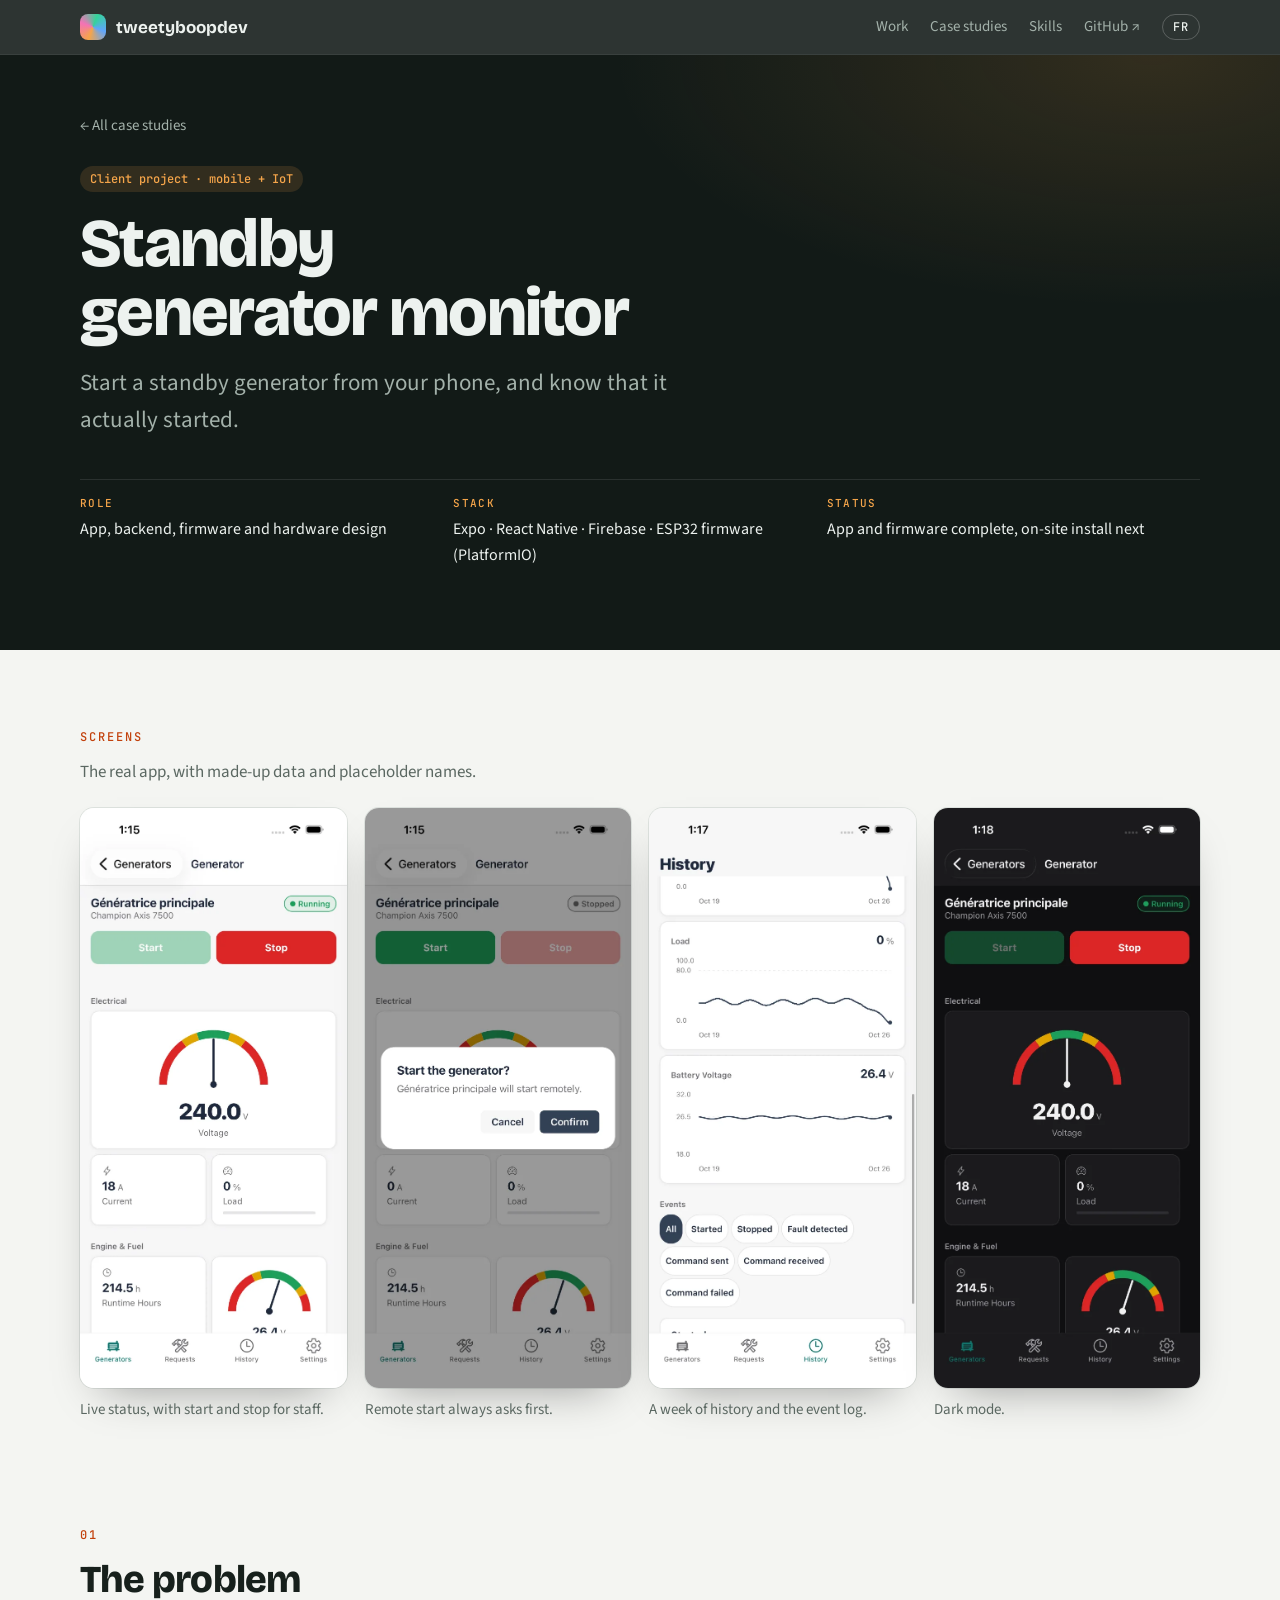
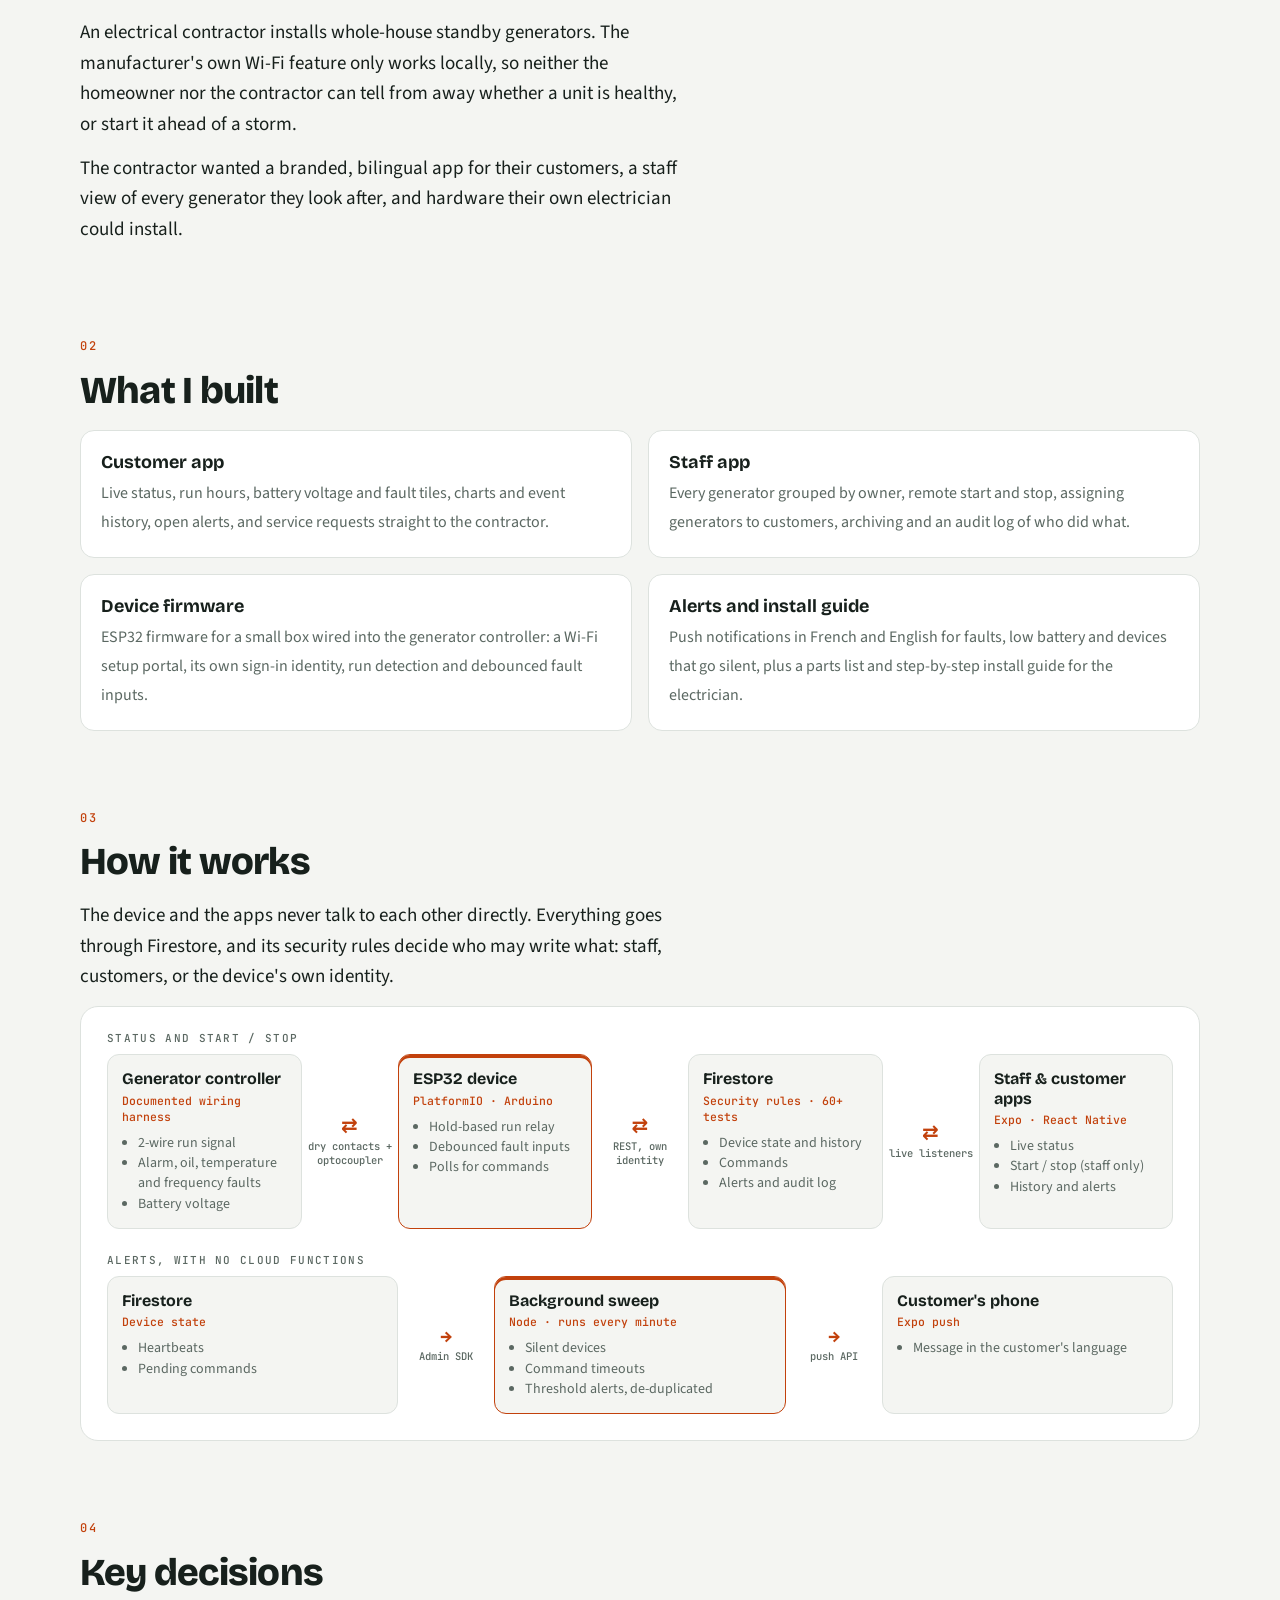
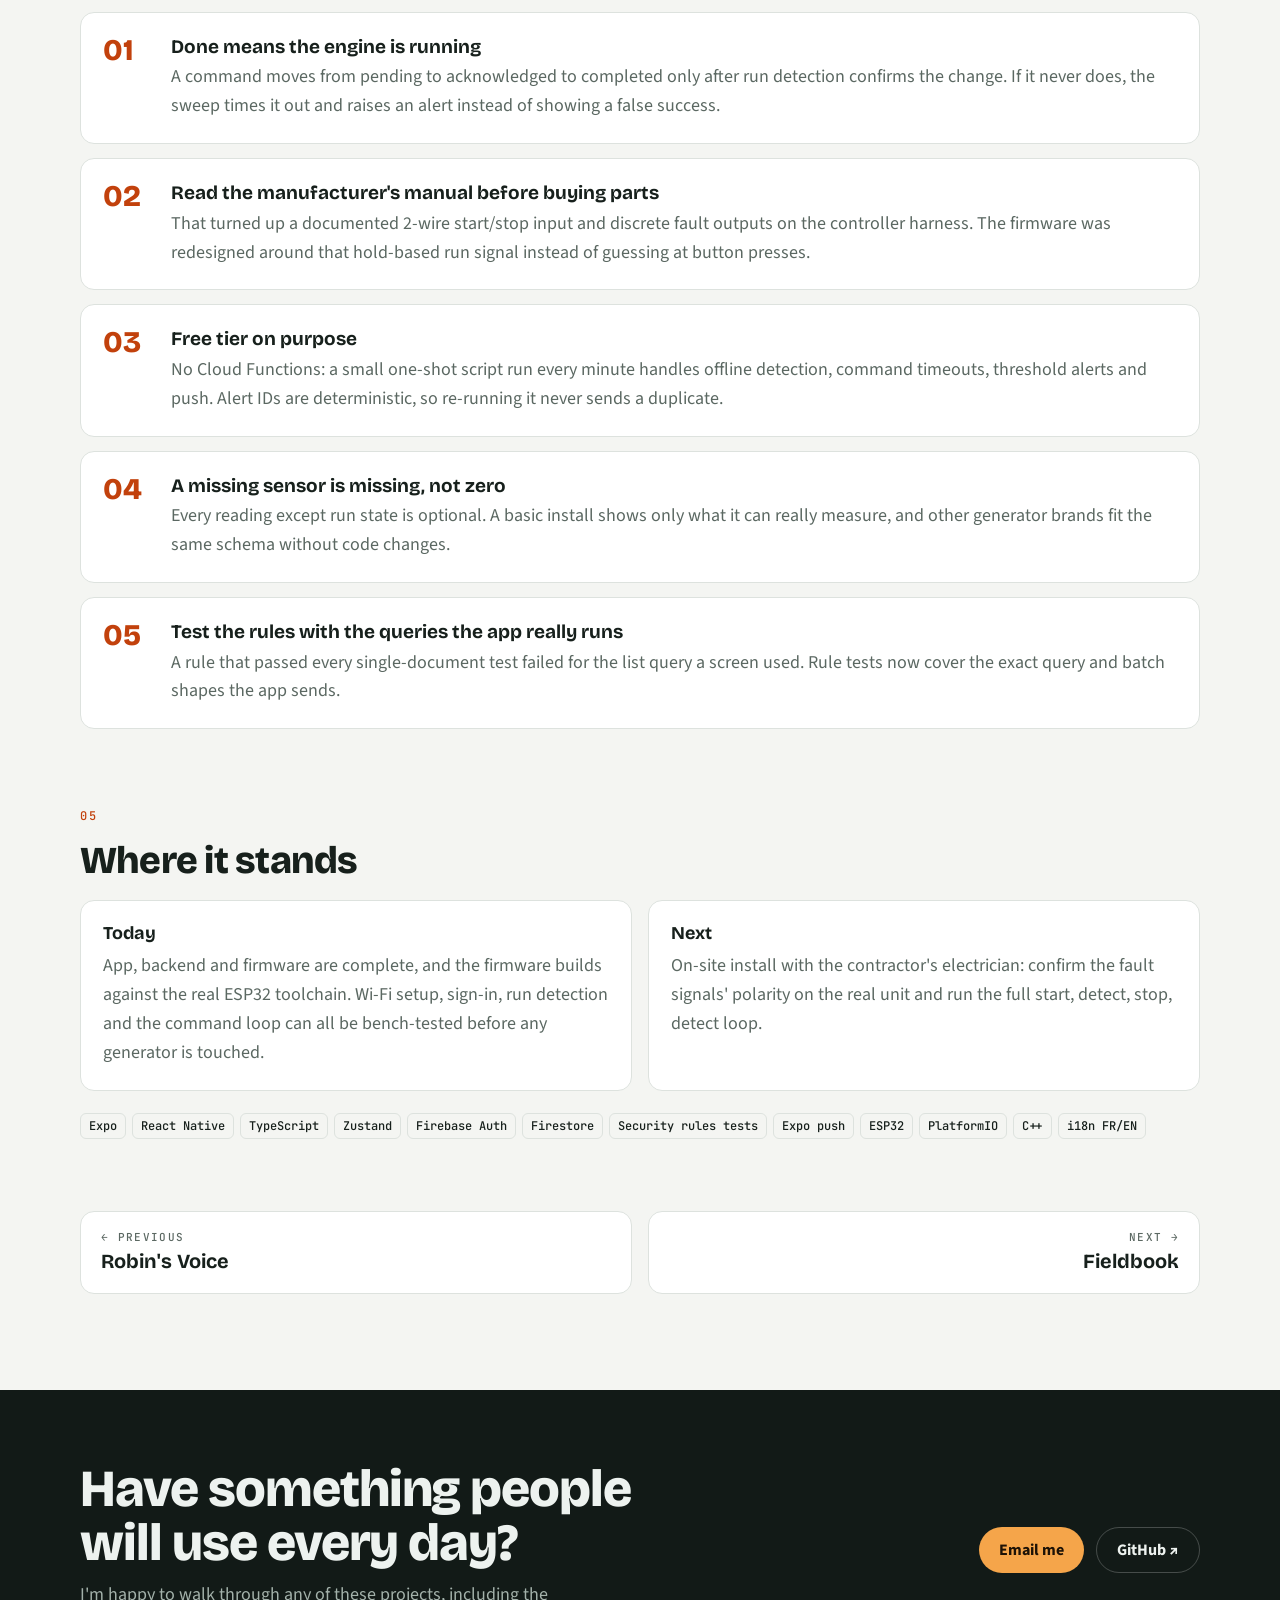
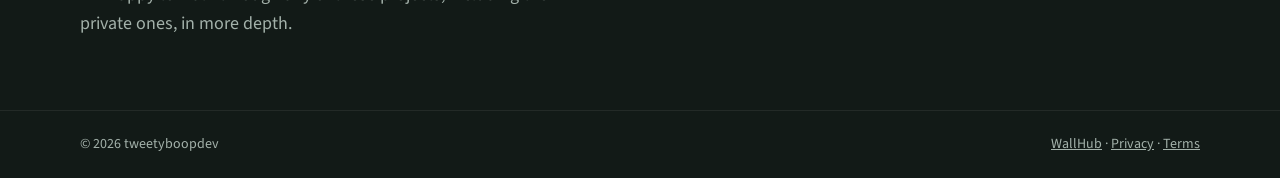
<file: work/generator-monitor/index.html>
<!doctype html>
<html lang="en">
<head>
<meta charset="utf-8">
<meta name="viewport" content="width=device-width, initial-scale=1, viewport-fit=cover">
<title>Standby generator monitor · Case study · tweetyboopdev</title>
<meta name="description" content="Start a standby generator from your phone, and know that it actually started.">
<link rel="canonical" href="https://tweetyboopdev2022-code.github.io/work/generator-monitor/">
<link rel="alternate" hreflang="en" href="https://tweetyboopdev2022-code.github.io/work/generator-monitor/">
<link rel="alternate" hreflang="fr" href="https://tweetyboopdev2022-code.github.io/fr/work/generator-monitor/">
<link rel="alternate" hreflang="x-default" href="https://tweetyboopdev2022-code.github.io/work/generator-monitor/">
<meta property="og:type" content="website">
<meta property="og:site_name" content="tweetyboopdev">
<meta property="og:title" content="Standby generator monitor · Case study · tweetyboopdev">
<meta property="og:description" content="Start a standby generator from your phone, and know that it actually started.">
<meta property="og:url" content="https://tweetyboopdev2022-code.github.io/work/generator-monitor/">
<meta property="og:image" content="https://tweetyboopdev2022-code.github.io/assets/og-en.png">
<meta property="og:image:width" content="1200">
<meta property="og:image:height" content="630">
<meta property="og:locale" content="en_CA">
<meta name="twitter:card" content="summary_large_image">
<meta name="theme-color" content="#121a17">
<link rel="icon" href="/assets/icon.svg" type="image/svg+xml">
<link rel="icon" href="/assets/icon-32.png" sizes="32x32" type="image/png">
<link rel="apple-touch-icon" href="/assets/apple-touch-icon.png">
<link rel="preconnect" href="https://fonts.googleapis.com">
<link rel="preconnect" href="https://fonts.gstatic.com" crossorigin>
<link rel="stylesheet" href="https://fonts.googleapis.com/css2?family=Bricolage+Grotesque:opsz,wght@12..96,500;12..96,700;12..96,800&family=Source+Sans+3:wght@400;600;700&family=JetBrains+Mono:wght@400;500&display=swap">
<link rel="stylesheet" href="/assets/site.css">
</head>
<body>

<header class="nav">
  <div class="wrap">
    <a class="brand" href="/"><i aria-hidden="true"></i>tweetyboopdev</a>
    <ul>
      <li><a href="/#work">Work</a></li>
      <li><a href="/#cases">Case studies</a></li>
      <li><a href="/#skills">Skills</a></li>
      
      <li><a href="https://github.com/tweetyboopdev2022-code">GitHub ↗</a></li>
      <li><a class="lang" href="/fr/work/generator-monitor/" hreflang="fr" lang="fr" aria-label="Lire en français">FR</a></li>
    </ul>
  </div>
</header>

<main>
  <section class="cs-hero" aria-labelledby="cs-h">
    <div class="wrap">
      <a class="crumb" href="/#cases">← All case studies</a>
      <div><span class="kind">Client project · mobile + IoT</span></div>
      <h1 id="cs-h">Standby generator monitor</h1>
      <p class="lede">Start a standby generator from your phone, and know that it actually started.</p>
      <dl class="facts">
        <div><dt>Role</dt><dd>App, backend, firmware and hardware design</dd></div>
        <div><dt>Stack</dt><dd>Expo · React Native · Firebase · ESP32 firmware (PlatformIO)</dd></div>
        <div><dt>Status</dt><dd>App and firmware complete, on-site install next</dd></div>
      </dl>
    </div>
  </section>

  <div class="wrap">
    <section class="cs" aria-labelledby="sc-h">
      <span class="eyebrow" id="sc-h">Screens</span>
      <p class="cs-note">The real app, with made-up data and placeholder names.</p>
      <div class="cs-shots"><figure style="--r:0.4597"><img src="/assets/shots/cases/generator-monitor/running.webp" width="645" height="1403" loading="lazy" decoding="async" alt="Generator detail for a running unit with start and stop buttons, an output voltage gauge, current and load"><figcaption>Live status, with start and stop for staff.</figcaption></figure><figure style="--r:0.4597"><img src="/assets/shots/cases/generator-monitor/start-confirm.webp" width="645" height="1403" loading="lazy" decoding="async" alt="A confirmation dialog asking to start the generator remotely"><figcaption>Remote start always asks first.</figcaption></figure><figure style="--r:0.4597"><img src="/assets/shots/cases/generator-monitor/history.webp" width="645" height="1403" loading="lazy" decoding="async" alt="Seven-day charts for load and battery voltage, with event filters for starts, stops, faults and commands"><figcaption>A week of history and the event log.</figcaption></figure><figure style="--r:0.4597"><img src="/assets/shots/cases/generator-monitor/dark.webp" width="645" height="1403" loading="lazy" decoding="async" alt="The generator detail screen in dark mode"><figcaption>Dark mode.</figcaption></figure></div>
    </section>
    <section class="cs" aria-labelledby="p-h">
      <span class="eyebrow">01</span>
      <h2 id="p-h">The problem</h2>
      <div class="prose"><p>An electrical contractor installs whole-house standby generators. The manufacturer's own Wi-Fi feature only works locally, so neither the homeowner nor the contractor can tell from away whether a unit is healthy, or start it ahead of a storm.</p><p>The contractor wanted a branded, bilingual app for their customers, a staff view of every generator they look after, and hardware their own electrician could install.</p></div>
    </section>

    <section class="cs" aria-labelledby="b-h">
      <span class="eyebrow">02</span>
      <h2 id="b-h">What I built</h2>
      <div class="features"><div><b>Customer app</b><span>Live status, run hours, battery voltage and fault tiles, charts and event history, open alerts, and service requests straight to the contractor.</span></div><div><b>Staff app</b><span>Every generator grouped by owner, remote start and stop, assigning generators to customers, archiving and an audit log of who did what.</span></div><div><b>Device firmware</b><span>ESP32 firmware for a small box wired into the generator controller: a Wi-Fi setup portal, its own sign-in identity, run detection and debounced fault inputs.</span></div><div><b>Alerts and install guide</b><span>Push notifications in French and English for faults, low battery and devices that go silent, plus a parts list and step-by-step install guide for the electrician.</span></div></div>
    </section>

    <section class="cs" aria-labelledby="h-h">
      <span class="eyebrow">03</span>
      <h2 id="h-h">How it works</h2>
      <div class="prose"><p>The device and the apps never talk to each other directly. Everything goes through Firestore, and its security rules decide who may write what: staff, customers, or the device's own identity.</p></div>
      <figure class="diagram" style="margin:0" aria-label="System diagram">
      <div class="flow">
        <h3>Status and start / stop</h3>
        <div class="lane">
          <div class="stage"><b>Generator controller</b><small>Documented wiring harness</small><ul><li>2-wire run signal</li><li>Alarm, oil, temperature and frequency faults</li><li>Battery voltage</li></ul></div><div class="link both">dry contacts + optocoupler</div><div class="stage hot"><b>ESP32 device</b><small>PlatformIO · Arduino</small><ul><li>Hold-based run relay</li><li>Debounced fault inputs</li><li>Polls for commands</li></ul></div><div class="link both">REST, own identity</div><div class="stage"><b>Firestore</b><small>Security rules · 60+ tests</small><ul><li>Device state and history</li><li>Commands</li><li>Alerts and audit log</li></ul></div><div class="link both">live listeners</div><div class="stage"><b>Staff &amp; customer apps</b><small>Expo · React Native</small><ul><li>Live status</li><li>Start / stop (staff only)</li><li>History and alerts</li></ul></div>
        </div>
      </div>
      <div class="flow">
        <h3>Alerts, with no cloud functions</h3>
        <div class="lane">
          <div class="stage"><b>Firestore</b><small>Device state</small><ul><li>Heartbeats</li><li>Pending commands</li></ul></div><div class="link">Admin SDK</div><div class="stage hot"><b>Background sweep</b><small>Node · runs every minute</small><ul><li>Silent devices</li><li>Command timeouts</li><li>Threshold alerts, de-duplicated</li></ul></div><div class="link">push API</div><div class="stage"><b>Customer's phone</b><small>Expo push</small><ul><li>Message in the customer's language</li></ul></div>
        </div>
      </div>
      </figure>
    </section>

    <section class="cs" aria-labelledby="d-h">
      <span class="eyebrow">04</span>
      <h2 id="d-h">Key decisions</h2>
      <ol class="decisions"><li><b>Done means the engine is running</b><span>A command moves from pending to acknowledged to completed only after run detection confirms the change. If it never does, the sweep times it out and raises an alert instead of showing a false success.</span></li><li><b>Read the manufacturer's manual before buying parts</b><span>That turned up a documented 2-wire start/stop input and discrete fault outputs on the controller harness. The firmware was redesigned around that hold-based run signal instead of guessing at button presses.</span></li><li><b>Free tier on purpose</b><span>No Cloud Functions: a small one-shot script run every minute handles offline detection, command timeouts, threshold alerts and push. Alert IDs are deterministic, so re-running it never sends a duplicate.</span></li><li><b>A missing sensor is missing, not zero</b><span>Every reading except run state is optional. A basic install shows only what it can really measure, and other generator brands fit the same schema without code changes.</span></li><li><b>Test the rules with the queries the app really runs</b><span>A rule that passed every single-document test failed for the list query a screen used. Rule tests now cover the exact query and batch shapes the app sends.</span></li></ol>
    </section>

    <section class="cs" aria-labelledby="s-h">
      <span class="eyebrow">05</span>
      <h2 id="s-h">Where it stands</h2>
      <div class="status"><div><h3>Today</h3><p>App, backend and firmware are complete, and the firmware builds against the real ESP32 toolchain. Wi-Fi setup, sign-in, run detection and the command loop can all be bench-tested before any generator is touched.</p></div><div><h3>Next</h3><p>On-site install with the contractor's electrician: confirm the fault signals' polarity on the real unit and run the full start, detect, stop, detect loop.</p></div></div>
      <div style="margin-top:22px"><div class="tags"><span>Expo</span><span>React Native</span><span>TypeScript</span><span>Zustand</span><span>Firebase Auth</span><span>Firestore</span><span>Security rules tests</span><span>Expo push</span><span>ESP32</span><span>PlatformIO</span><span>C++</span><span>i18n FR/EN</span></div></div>
    </section>

    <nav class="pager" aria-label="More case studies">
      <a href="/work/robins-voice/"><span>← Previous</span><b>Robin's Voice</b></a>
      <a href="/work/fieldbook/"><span>Next →</span><b>Fieldbook</b></a>
    </nav>
  </div>
</main>

<section class="contact" aria-labelledby="contact-h">
  <div class="wrap">
    <div>
      <h2 id="contact-h">Have something people will use every day?</h2>
      <p>I'm happy to walk through any of these projects, including the private ones, in more depth.</p>
    </div>
    <div class="actions"><a class="btn primary" href="mailto:tweetyboopdev2022@gmail.com">Email me</a><a class="btn ghost" href="https://github.com/tweetyboopdev2022-code">GitHub ↗</a></div>
  </div>
</section>
<footer>
  <div class="wrap">
    <span>© 2026 tweetyboopdev</span>
    <span><a href="/wallhub/">WallHub</a> · <a href="/wallhub/privacy.html">Privacy</a> · <a href="/wallhub/terms.html">Terms</a></span>
  </div>
</footer>
</body>
</html>
</file>
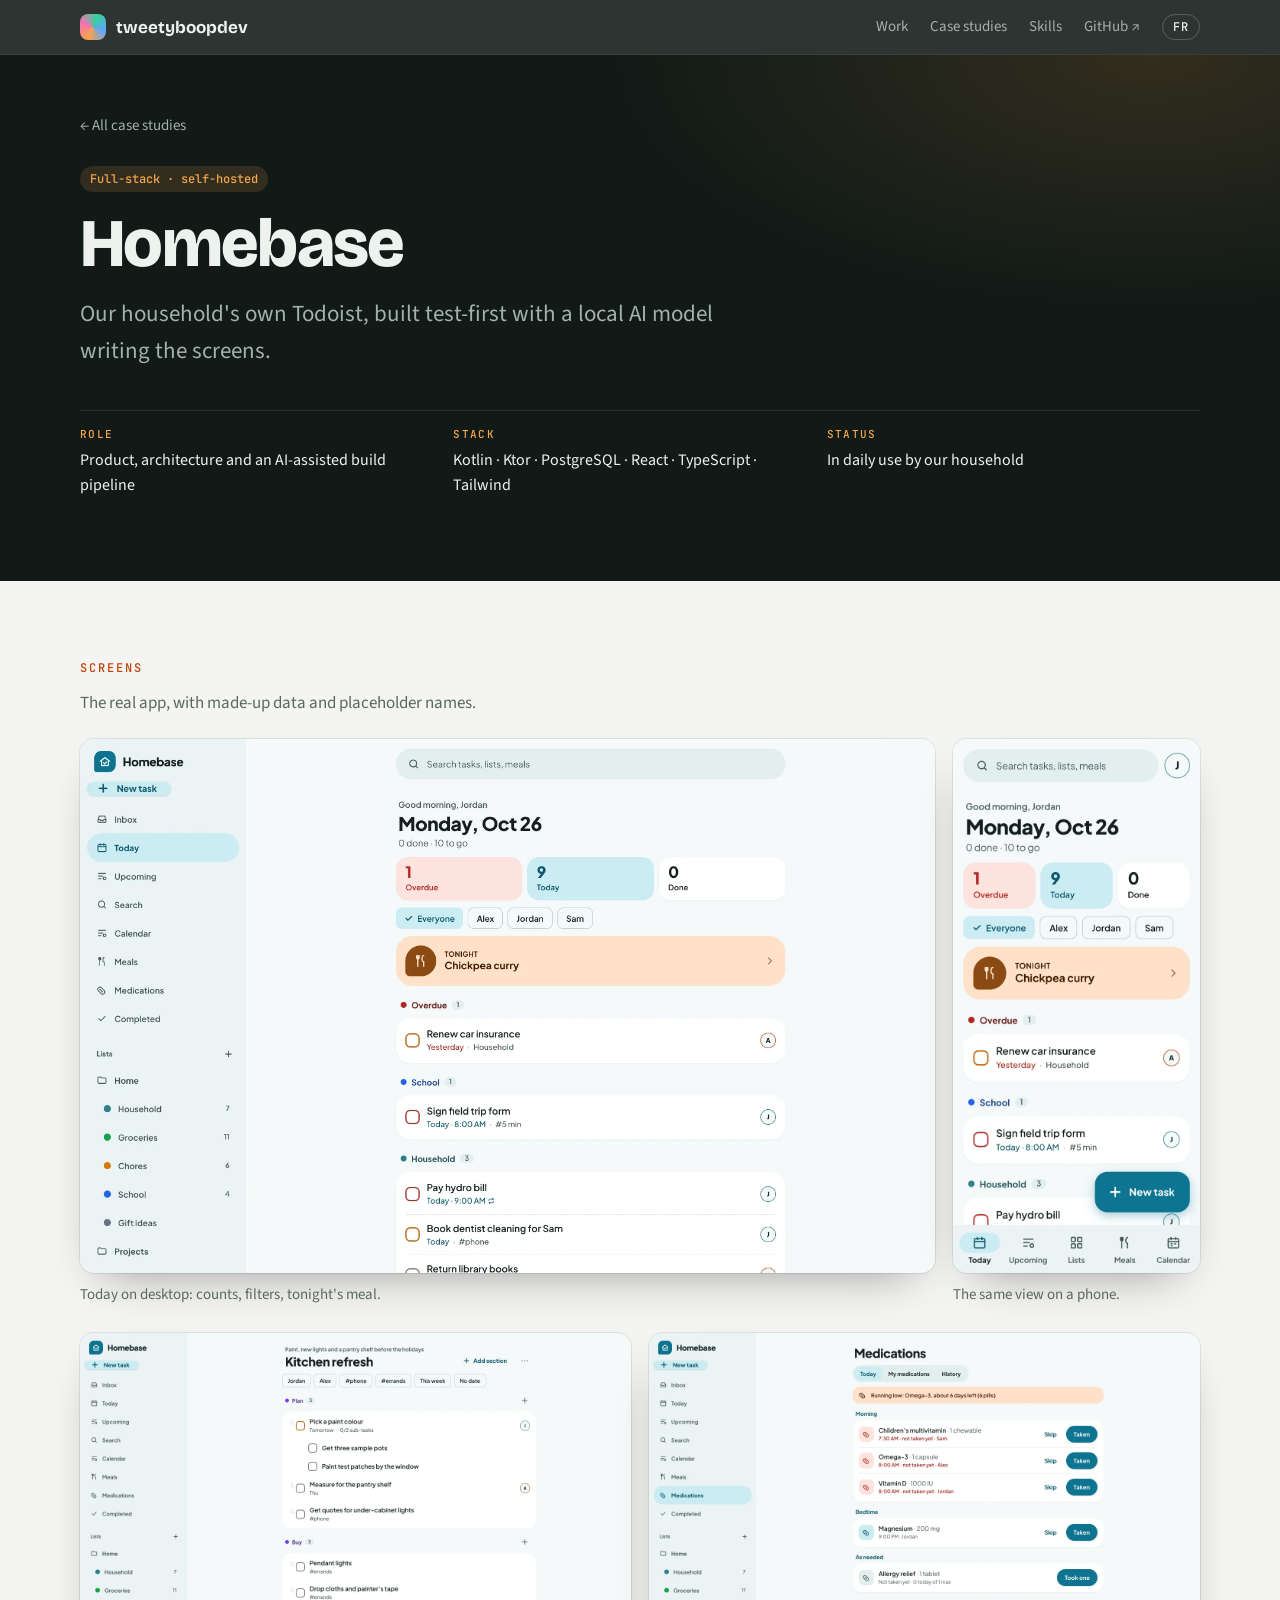
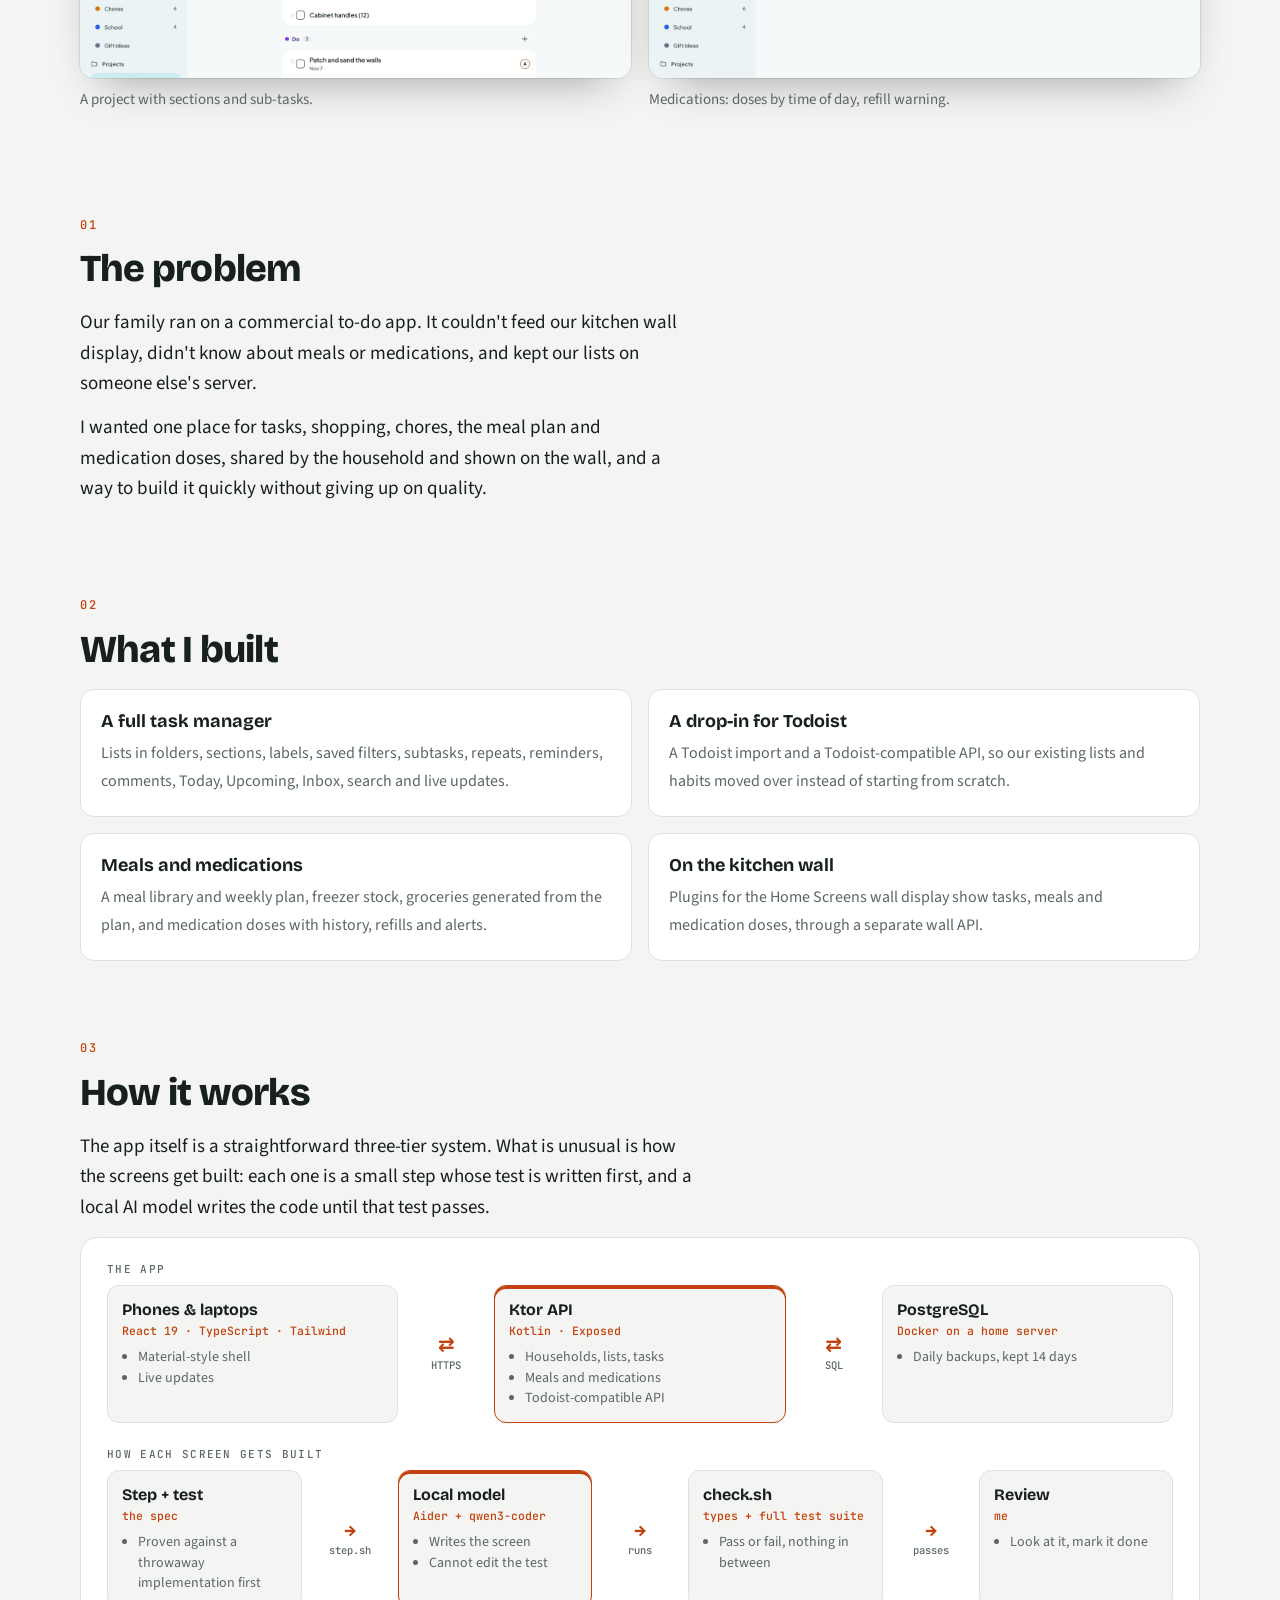
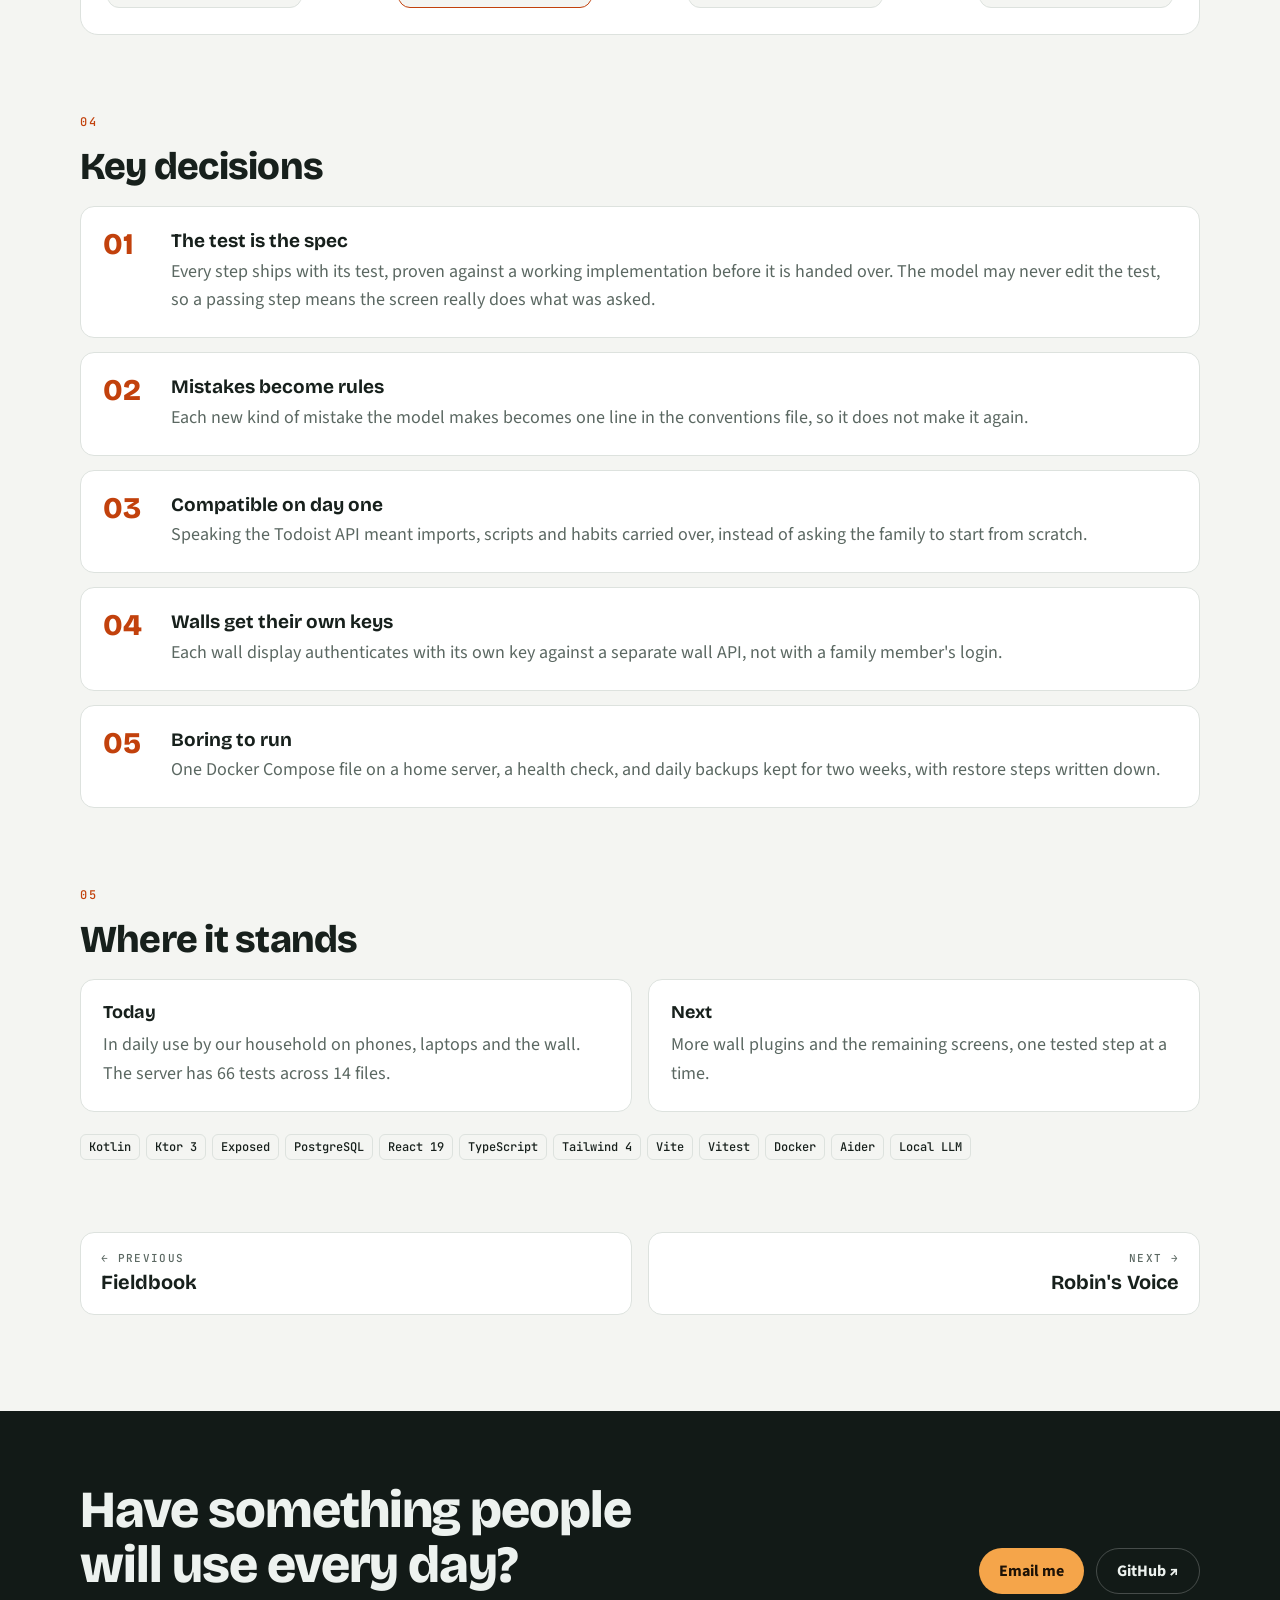
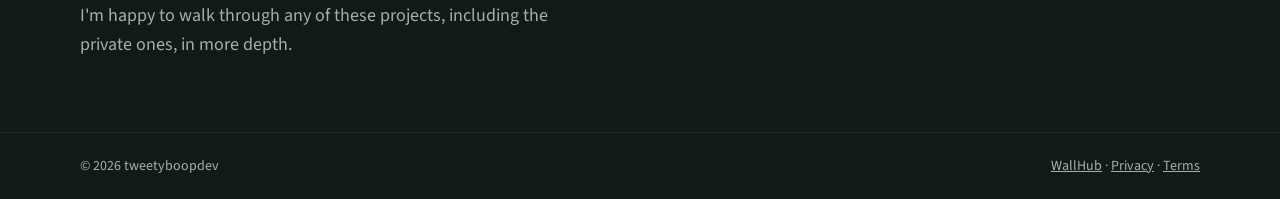
<file: work/homebase/index.html>
<!doctype html>
<html lang="en">
<head>
<meta charset="utf-8">
<meta name="viewport" content="width=device-width, initial-scale=1, viewport-fit=cover">
<title>Homebase · Case study · tweetyboopdev</title>
<meta name="description" content="Our household's own Todoist, built test-first with a local AI model writing the screens.">
<link rel="canonical" href="https://tweetyboopdev2022-code.github.io/work/homebase/">
<link rel="alternate" hreflang="en" href="https://tweetyboopdev2022-code.github.io/work/homebase/">
<link rel="alternate" hreflang="fr" href="https://tweetyboopdev2022-code.github.io/fr/work/homebase/">
<link rel="alternate" hreflang="x-default" href="https://tweetyboopdev2022-code.github.io/work/homebase/">
<meta property="og:type" content="website">
<meta property="og:site_name" content="tweetyboopdev">
<meta property="og:title" content="Homebase · Case study · tweetyboopdev">
<meta property="og:description" content="Our household's own Todoist, built test-first with a local AI model writing the screens.">
<meta property="og:url" content="https://tweetyboopdev2022-code.github.io/work/homebase/">
<meta property="og:image" content="https://tweetyboopdev2022-code.github.io/assets/og-en.png">
<meta property="og:image:width" content="1200">
<meta property="og:image:height" content="630">
<meta property="og:locale" content="en_CA">
<meta name="twitter:card" content="summary_large_image">
<meta name="theme-color" content="#121a17">
<link rel="icon" href="/assets/icon.svg" type="image/svg+xml">
<link rel="icon" href="/assets/icon-32.png" sizes="32x32" type="image/png">
<link rel="apple-touch-icon" href="/assets/apple-touch-icon.png">
<link rel="preconnect" href="https://fonts.googleapis.com">
<link rel="preconnect" href="https://fonts.gstatic.com" crossorigin>
<link rel="stylesheet" href="https://fonts.googleapis.com/css2?family=Bricolage+Grotesque:opsz,wght@12..96,500;12..96,700;12..96,800&family=Source+Sans+3:wght@400;600;700&family=JetBrains+Mono:wght@400;500&display=swap">
<link rel="stylesheet" href="/assets/site.css">
</head>
<body>

<header class="nav">
  <div class="wrap">
    <a class="brand" href="/"><i aria-hidden="true"></i>tweetyboopdev</a>
    <ul>
      <li><a href="/#work">Work</a></li>
      <li><a href="/#cases">Case studies</a></li>
      <li><a href="/#skills">Skills</a></li>
      
      <li><a href="https://github.com/tweetyboopdev2022-code">GitHub ↗</a></li>
      <li><a class="lang" href="/fr/work/homebase/" hreflang="fr" lang="fr" aria-label="Lire en français">FR</a></li>
    </ul>
  </div>
</header>

<main>
  <section class="cs-hero" aria-labelledby="cs-h">
    <div class="wrap">
      <a class="crumb" href="/#cases">← All case studies</a>
      <div><span class="kind">Full-stack · self-hosted</span></div>
      <h1 id="cs-h">Homebase</h1>
      <p class="lede">Our household's own Todoist, built test-first with a local AI model writing the screens.</p>
      <dl class="facts">
        <div><dt>Role</dt><dd>Product, architecture and an AI-assisted build pipeline</dd></div>
        <div><dt>Stack</dt><dd>Kotlin · Ktor · PostgreSQL · React · TypeScript · Tailwind</dd></div>
        <div><dt>Status</dt><dd>In daily use by our household</dd></div>
      </dl>
    </div>
  </section>

  <div class="wrap">
    <section class="cs" aria-labelledby="sc-h">
      <span class="eyebrow" id="sc-h">Screens</span>
      <p class="cs-note">The real app, with made-up data and placeholder names.</p>
      <div class="cs-shots"><figure style="--r:1.6000"><img src="/assets/shots/cases/homebase/today.webp" width="1440" height="900" loading="lazy" decoding="async" alt="Homebase Today view on desktop with overdue, today and done counts, family filters, tonight's meal and tasks grouped by list"><figcaption>Today on desktop: counts, filters, tonight's meal.</figcaption></figure><figure style="--r:0.4620"><img src="/assets/shots/cases/homebase/today-phone.webp" width="645" height="1396" loading="lazy" decoding="async" alt="Homebase Today view on a phone with a bottom tab bar and a new task button"><figcaption>The same view on a phone.</figcaption></figure></div><div class="cs-shots"><figure style="--r:1.6000"><img src="/assets/shots/cases/homebase/list.webp" width="1440" height="900" loading="lazy" decoding="async" alt="A Kitchen refresh project with Plan, Buy and Do sections, sub-tasks, labels and assignees"><figcaption>A project with sections and sub-tasks.</figcaption></figure><figure style="--r:1.6000"><img src="/assets/shots/cases/homebase/meds.webp" width="1440" height="900" loading="lazy" decoding="async" alt="Medications screen with a running-low banner and morning, bedtime and as-needed doses"><figcaption>Medications: doses by time of day, refill warning.</figcaption></figure></div>
    </section>
    <section class="cs" aria-labelledby="p-h">
      <span class="eyebrow">01</span>
      <h2 id="p-h">The problem</h2>
      <div class="prose"><p>Our family ran on a commercial to-do app. It couldn't feed our kitchen wall display, didn't know about meals or medications, and kept our lists on someone else's server.</p><p>I wanted one place for tasks, shopping, chores, the meal plan and medication doses, shared by the household and shown on the wall, and a way to build it quickly without giving up on quality.</p></div>
    </section>

    <section class="cs" aria-labelledby="b-h">
      <span class="eyebrow">02</span>
      <h2 id="b-h">What I built</h2>
      <div class="features"><div><b>A full task manager</b><span>Lists in folders, sections, labels, saved filters, subtasks, repeats, reminders, comments, Today, Upcoming, Inbox, search and live updates.</span></div><div><b>A drop-in for Todoist</b><span>A Todoist import and a Todoist-compatible API, so our existing lists and habits moved over instead of starting from scratch.</span></div><div><b>Meals and medications</b><span>A meal library and weekly plan, freezer stock, groceries generated from the plan, and medication doses with history, refills and alerts.</span></div><div><b>On the kitchen wall</b><span>Plugins for the Home Screens wall display show tasks, meals and medication doses, through a separate wall API.</span></div></div>
    </section>

    <section class="cs" aria-labelledby="h-h">
      <span class="eyebrow">03</span>
      <h2 id="h-h">How it works</h2>
      <div class="prose"><p>The app itself is a straightforward three-tier system. What is unusual is how the screens get built: each one is a small step whose test is written first, and a local AI model writes the code until that test passes.</p></div>
      <figure class="diagram" style="margin:0" aria-label="System diagram">
      <div class="flow">
        <h3>The app</h3>
        <div class="lane">
          <div class="stage"><b>Phones &amp; laptops</b><small>React 19 · TypeScript · Tailwind</small><ul><li>Material-style shell</li><li>Live updates</li></ul></div><div class="link both">HTTPS</div><div class="stage hot"><b>Ktor API</b><small>Kotlin · Exposed</small><ul><li>Households, lists, tasks</li><li>Meals and medications</li><li>Todoist-compatible API</li></ul></div><div class="link both">SQL</div><div class="stage"><b>PostgreSQL</b><small>Docker on a home server</small><ul><li>Daily backups, kept 14 days</li></ul></div>
        </div>
      </div>
      <div class="flow">
        <h3>How each screen gets built</h3>
        <div class="lane">
          <div class="stage"><b>Step + test</b><small>the spec</small><ul><li>Proven against a throwaway implementation first</li></ul></div><div class="link">step.sh</div><div class="stage hot"><b>Local model</b><small>Aider + qwen3-coder</small><ul><li>Writes the screen</li><li>Cannot edit the test</li></ul></div><div class="link">runs</div><div class="stage"><b>check.sh</b><small>types + full test suite</small><ul><li>Pass or fail, nothing in between</li></ul></div><div class="link">passes</div><div class="stage"><b>Review</b><small>me</small><ul><li>Look at it, mark it done</li></ul></div>
        </div>
      </div>
      </figure>
    </section>

    <section class="cs" aria-labelledby="d-h">
      <span class="eyebrow">04</span>
      <h2 id="d-h">Key decisions</h2>
      <ol class="decisions"><li><b>The test is the spec</b><span>Every step ships with its test, proven against a working implementation before it is handed over. The model may never edit the test, so a passing step means the screen really does what was asked.</span></li><li><b>Mistakes become rules</b><span>Each new kind of mistake the model makes becomes one line in the conventions file, so it does not make it again.</span></li><li><b>Compatible on day one</b><span>Speaking the Todoist API meant imports, scripts and habits carried over, instead of asking the family to start from scratch.</span></li><li><b>Walls get their own keys</b><span>Each wall display authenticates with its own key against a separate wall API, not with a family member's login.</span></li><li><b>Boring to run</b><span>One Docker Compose file on a home server, a health check, and daily backups kept for two weeks, with restore steps written down.</span></li></ol>
    </section>

    <section class="cs" aria-labelledby="s-h">
      <span class="eyebrow">05</span>
      <h2 id="s-h">Where it stands</h2>
      <div class="status"><div><h3>Today</h3><p>In daily use by our household on phones, laptops and the wall. The server has 66 tests across 14 files.</p></div><div><h3>Next</h3><p>More wall plugins and the remaining screens, one tested step at a time.</p></div></div>
      <div style="margin-top:22px"><div class="tags"><span>Kotlin</span><span>Ktor 3</span><span>Exposed</span><span>PostgreSQL</span><span>React 19</span><span>TypeScript</span><span>Tailwind 4</span><span>Vite</span><span>Vitest</span><span>Docker</span><span>Aider</span><span>Local LLM</span></div></div>
    </section>

    <nav class="pager" aria-label="More case studies">
      <a href="/work/fieldbook/"><span>← Previous</span><b>Fieldbook</b></a>
      <a href="/work/robins-voice/"><span>Next →</span><b>Robin's Voice</b></a>
    </nav>
  </div>
</main>

<section class="contact" aria-labelledby="contact-h">
  <div class="wrap">
    <div>
      <h2 id="contact-h">Have something people will use every day?</h2>
      <p>I'm happy to walk through any of these projects, including the private ones, in more depth.</p>
    </div>
    <div class="actions"><a class="btn primary" href="mailto:tweetyboopdev2022@gmail.com">Email me</a><a class="btn ghost" href="https://github.com/tweetyboopdev2022-code">GitHub ↗</a></div>
  </div>
</section>
<footer>
  <div class="wrap">
    <span>© 2026 tweetyboopdev</span>
    <span><a href="/wallhub/">WallHub</a> · <a href="/wallhub/privacy.html">Privacy</a> · <a href="/wallhub/terms.html">Terms</a></span>
  </div>
</footer>
</body>
</html>
</file>
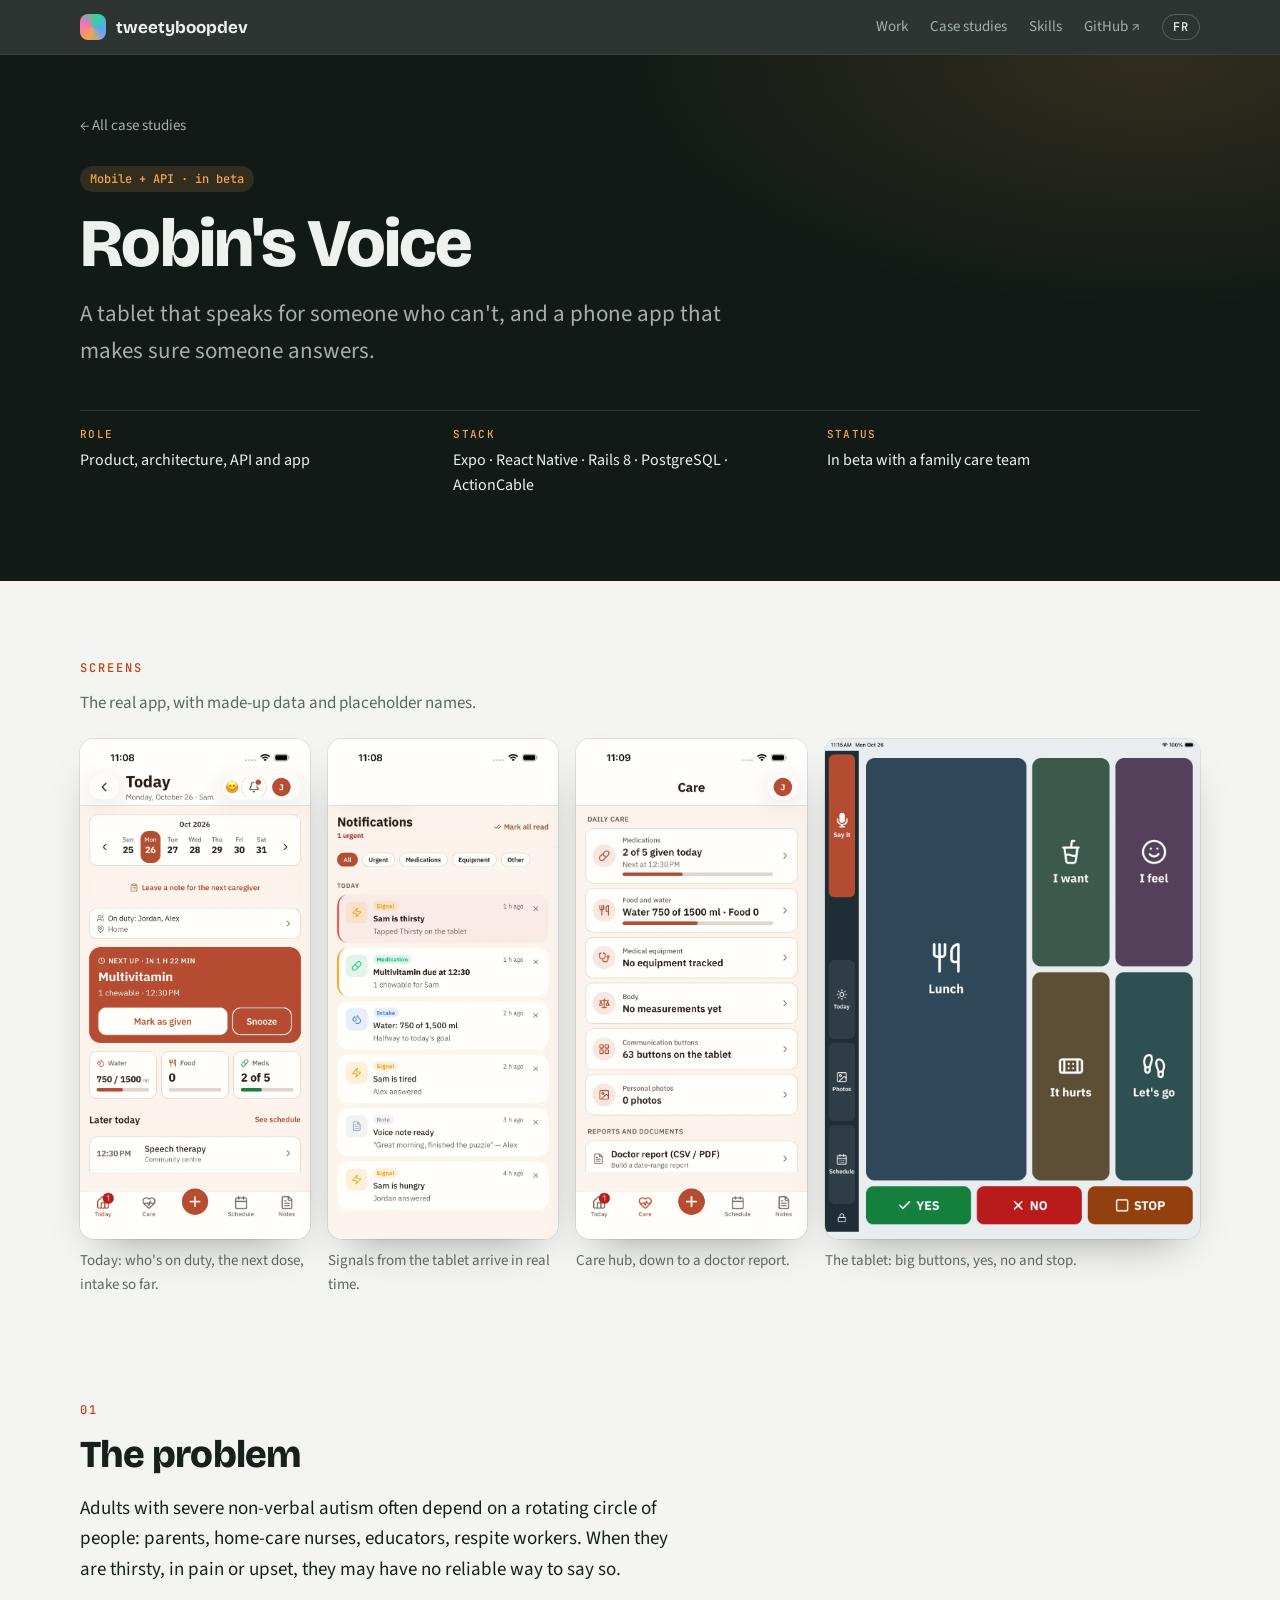
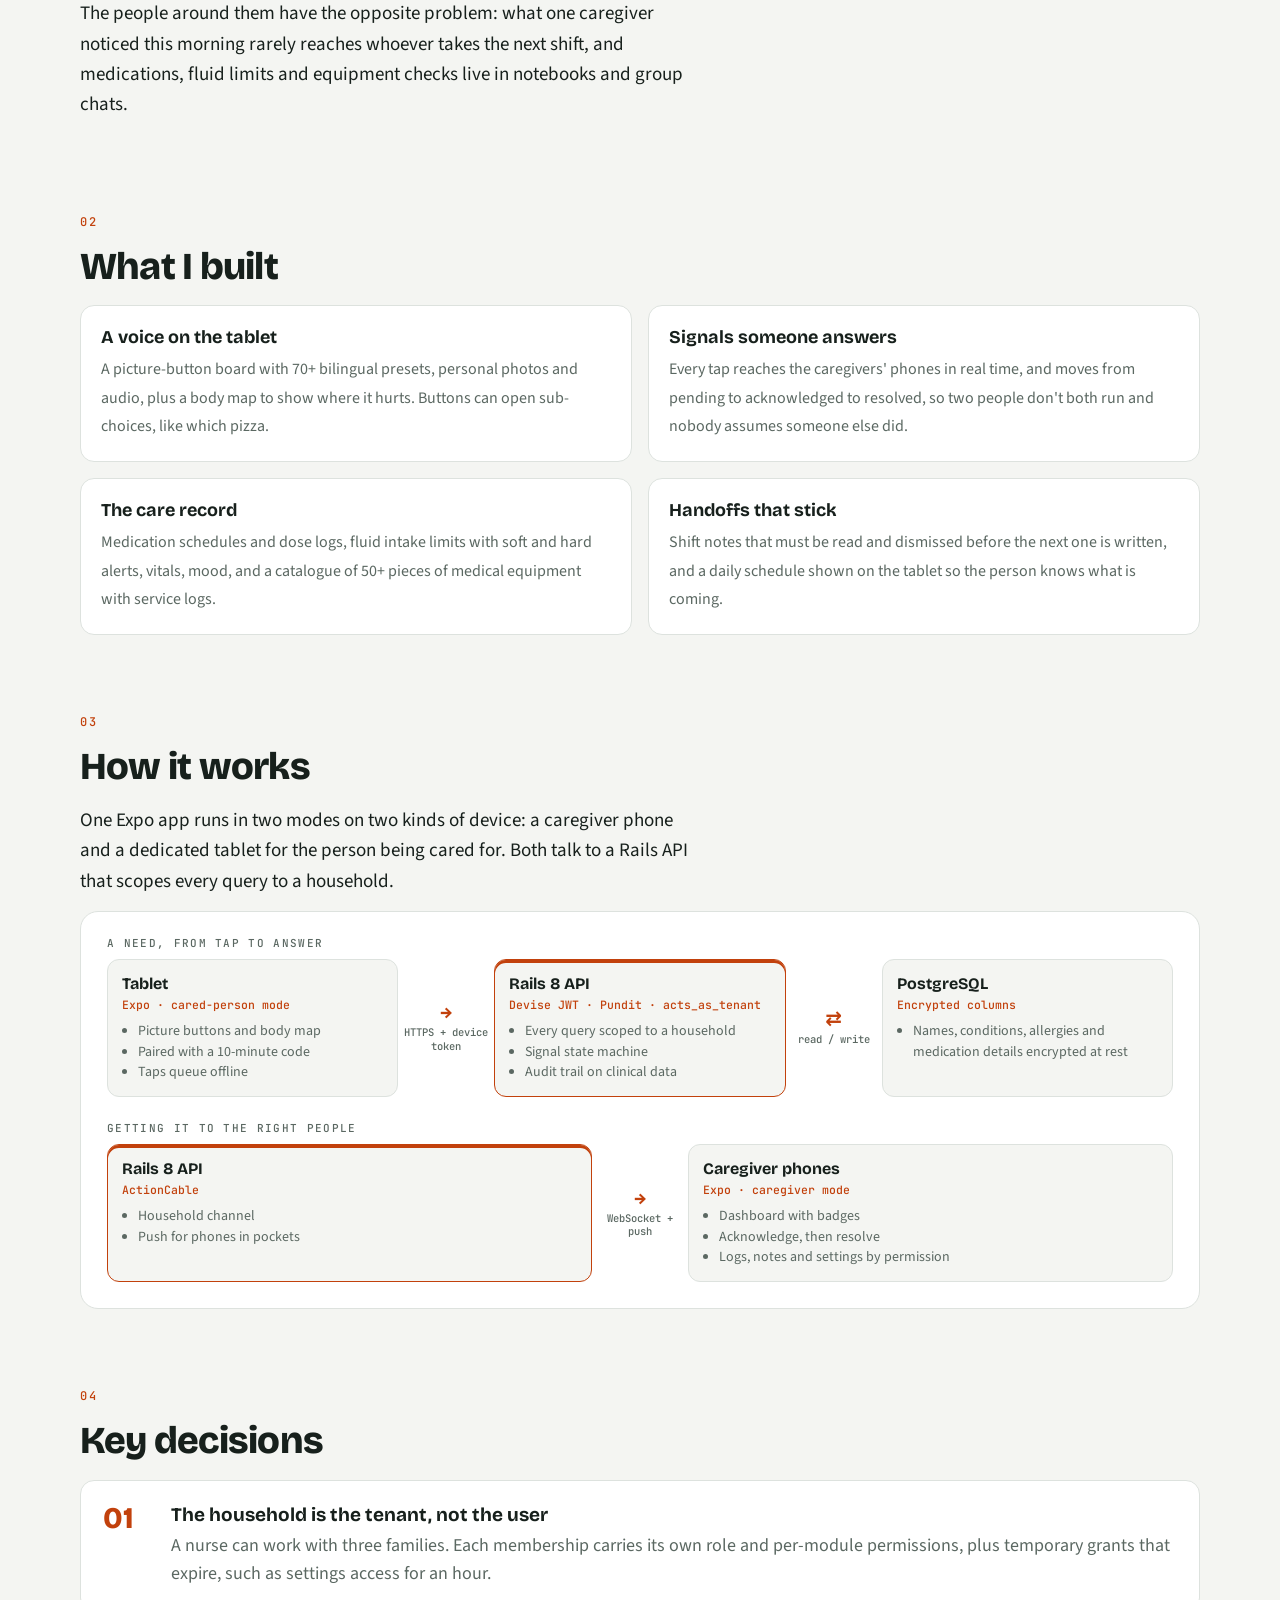
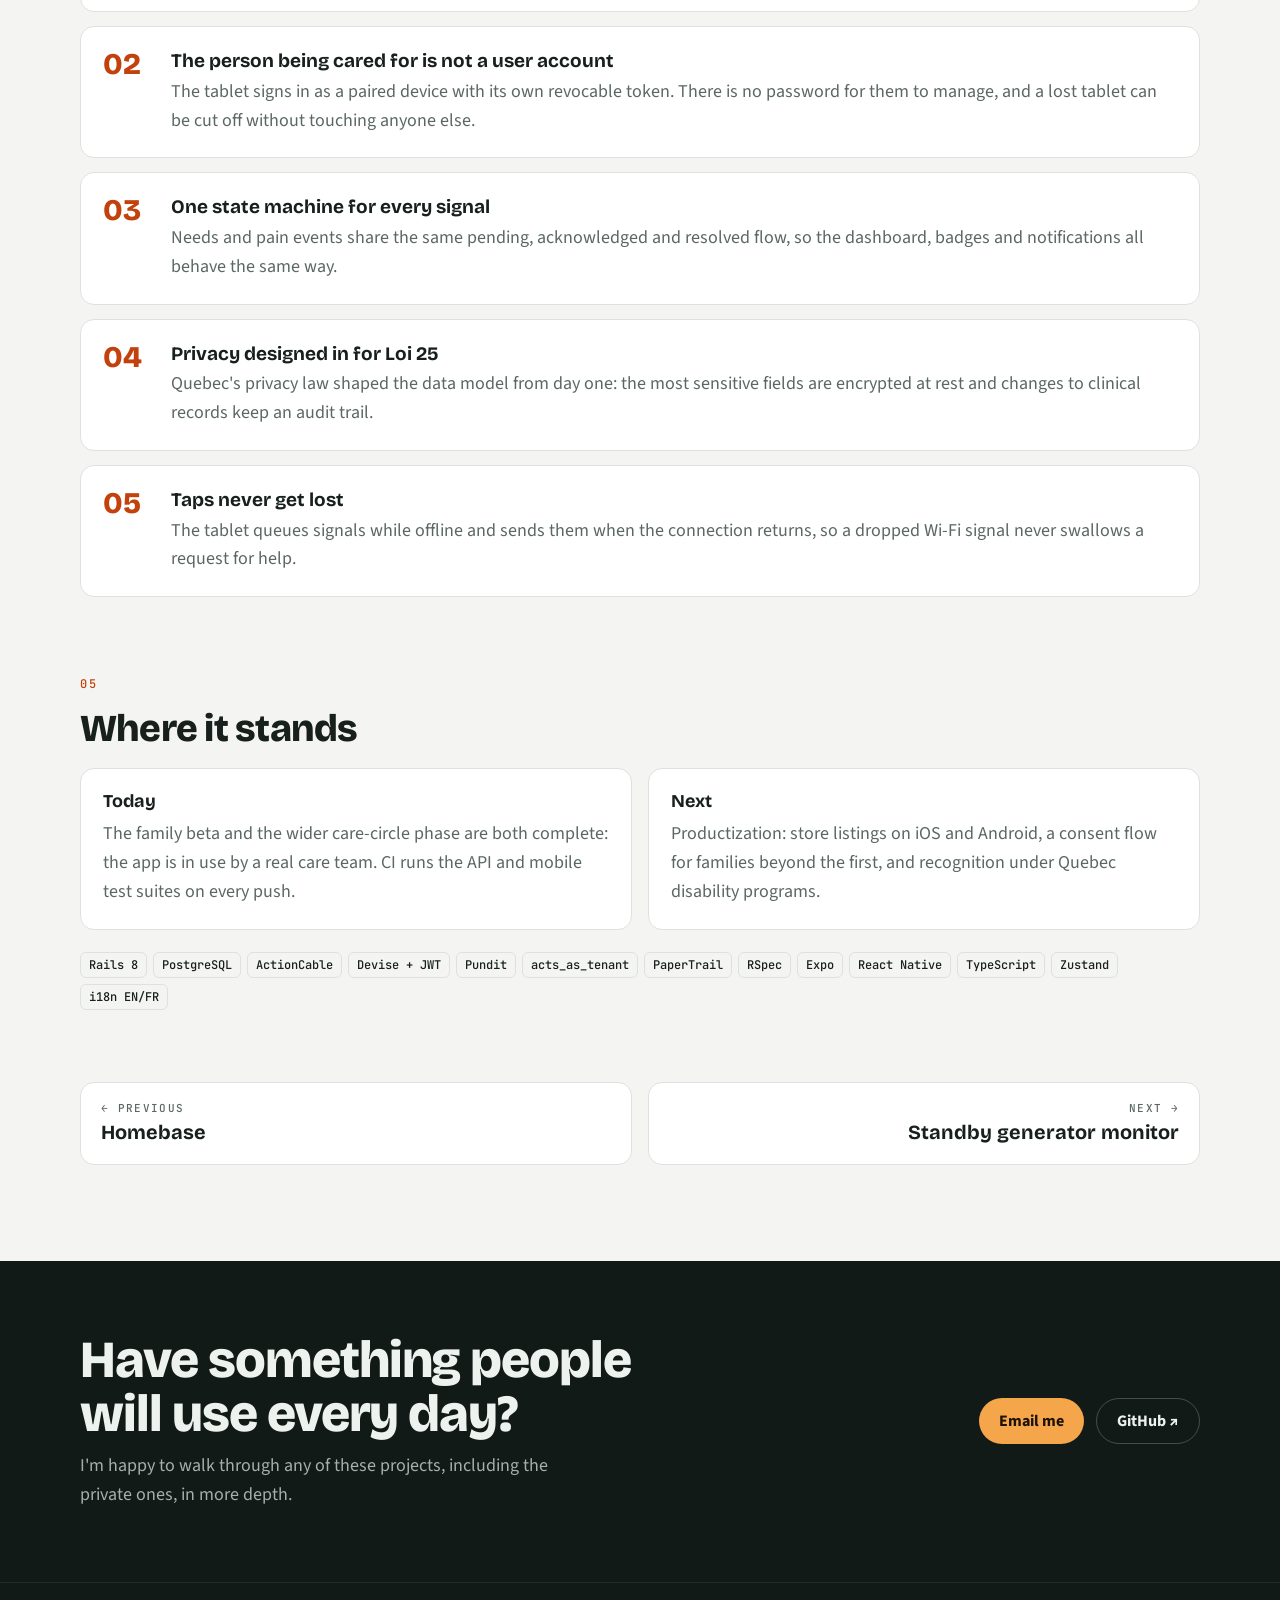
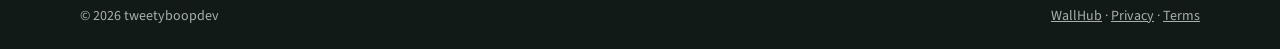
<file: work/robins-voice/index.html>
<!doctype html>
<html lang="en">
<head>
<meta charset="utf-8">
<meta name="viewport" content="width=device-width, initial-scale=1, viewport-fit=cover">
<title>Robin's Voice · Case study · tweetyboopdev</title>
<meta name="description" content="A tablet that speaks for someone who can't, and a phone app that makes sure someone answers.">
<link rel="canonical" href="https://tweetyboopdev2022-code.github.io/work/robins-voice/">
<link rel="alternate" hreflang="en" href="https://tweetyboopdev2022-code.github.io/work/robins-voice/">
<link rel="alternate" hreflang="fr" href="https://tweetyboopdev2022-code.github.io/fr/work/robins-voice/">
<link rel="alternate" hreflang="x-default" href="https://tweetyboopdev2022-code.github.io/work/robins-voice/">
<meta property="og:type" content="website">
<meta property="og:site_name" content="tweetyboopdev">
<meta property="og:title" content="Robin's Voice · Case study · tweetyboopdev">
<meta property="og:description" content="A tablet that speaks for someone who can't, and a phone app that makes sure someone answers.">
<meta property="og:url" content="https://tweetyboopdev2022-code.github.io/work/robins-voice/">
<meta property="og:image" content="https://tweetyboopdev2022-code.github.io/assets/og-en.png">
<meta property="og:image:width" content="1200">
<meta property="og:image:height" content="630">
<meta property="og:locale" content="en_CA">
<meta name="twitter:card" content="summary_large_image">
<meta name="theme-color" content="#121a17">
<link rel="icon" href="/assets/icon.svg" type="image/svg+xml">
<link rel="icon" href="/assets/icon-32.png" sizes="32x32" type="image/png">
<link rel="apple-touch-icon" href="/assets/apple-touch-icon.png">
<link rel="preconnect" href="https://fonts.googleapis.com">
<link rel="preconnect" href="https://fonts.gstatic.com" crossorigin>
<link rel="stylesheet" href="https://fonts.googleapis.com/css2?family=Bricolage+Grotesque:opsz,wght@12..96,500;12..96,700;12..96,800&family=Source+Sans+3:wght@400;600;700&family=JetBrains+Mono:wght@400;500&display=swap">
<link rel="stylesheet" href="/assets/site.css">
</head>
<body>

<header class="nav">
  <div class="wrap">
    <a class="brand" href="/"><i aria-hidden="true"></i>tweetyboopdev</a>
    <ul>
      <li><a href="/#work">Work</a></li>
      <li><a href="/#cases">Case studies</a></li>
      <li><a href="/#skills">Skills</a></li>
      
      <li><a href="https://github.com/tweetyboopdev2022-code">GitHub ↗</a></li>
      <li><a class="lang" href="/fr/work/robins-voice/" hreflang="fr" lang="fr" aria-label="Lire en français">FR</a></li>
    </ul>
  </div>
</header>

<main>
  <section class="cs-hero" aria-labelledby="cs-h">
    <div class="wrap">
      <a class="crumb" href="/#cases">← All case studies</a>
      <div><span class="kind">Mobile + API · in beta</span></div>
      <h1 id="cs-h">Robin's Voice</h1>
      <p class="lede">A tablet that speaks for someone who can't, and a phone app that makes sure someone answers.</p>
      <dl class="facts">
        <div><dt>Role</dt><dd>Product, architecture, API and app</dd></div>
        <div><dt>Stack</dt><dd>Expo · React Native · Rails 8 · PostgreSQL · ActionCable</dd></div>
        <div><dt>Status</dt><dd>In beta with a family care team</dd></div>
      </dl>
    </div>
  </section>

  <div class="wrap">
    <section class="cs" aria-labelledby="sc-h">
      <span class="eyebrow" id="sc-h">Screens</span>
      <p class="cs-note">The real app, with made-up data and placeholder names.</p>
      <div class="cs-shots"><figure style="--r:0.4597"><img src="/assets/shots/cases/robins-voice/today.webp" width="645" height="1403" loading="lazy" decoding="async" alt="Caregiver Today screen with a week strip, who is on duty, the next medication dose, and water, food and medication progress"><figcaption>Today: who's on duty, the next dose, intake so far.</figcaption></figure><figure style="--r:0.4597"><img src="/assets/shots/cases/robins-voice/notifications.webp" width="645" height="1403" loading="lazy" decoding="async" alt="Notifications feed with tablet signals, a medication reminder, water intake and a voice note"><figcaption>Signals from the tablet arrive in real time.</figcaption></figure><figure style="--r:0.4597"><img src="/assets/shots/cases/robins-voice/care.webp" width="645" height="1403" loading="lazy" decoding="async" alt="Care hub listing medications, food and water, equipment, body measurements, communication buttons, photos and a doctor report"><figcaption>Care hub, down to a doctor report.</figcaption></figure><figure style="--r:0.7496"><img src="/assets/shots/cases/robins-voice/tablet.webp" width="1024" height="1366" loading="lazy" decoding="async" alt="Communication tablet with large picture buttons for Lunch, I want, I feel, It hurts and Let's go, plus Yes, No and Stop"><figcaption>The tablet: big buttons, yes, no and stop.</figcaption></figure></div>
    </section>
    <section class="cs" aria-labelledby="p-h">
      <span class="eyebrow">01</span>
      <h2 id="p-h">The problem</h2>
      <div class="prose"><p>Adults with severe non-verbal autism often depend on a rotating circle of people: parents, home-care nurses, educators, respite workers. When they are thirsty, in pain or upset, they may have no reliable way to say so.</p><p>The people around them have the opposite problem: what one caregiver noticed this morning rarely reaches whoever takes the next shift, and medications, fluid limits and equipment checks live in notebooks and group chats.</p></div>
    </section>

    <section class="cs" aria-labelledby="b-h">
      <span class="eyebrow">02</span>
      <h2 id="b-h">What I built</h2>
      <div class="features"><div><b>A voice on the tablet</b><span>A picture-button board with 70+ bilingual presets, personal photos and audio, plus a body map to show where it hurts. Buttons can open sub-choices, like which pizza.</span></div><div><b>Signals someone answers</b><span>Every tap reaches the caregivers' phones in real time, and moves from pending to acknowledged to resolved, so two people don't both run and nobody assumes someone else did.</span></div><div><b>The care record</b><span>Medication schedules and dose logs, fluid intake limits with soft and hard alerts, vitals, mood, and a catalogue of 50+ pieces of medical equipment with service logs.</span></div><div><b>Handoffs that stick</b><span>Shift notes that must be read and dismissed before the next one is written, and a daily schedule shown on the tablet so the person knows what is coming.</span></div></div>
    </section>

    <section class="cs" aria-labelledby="h-h">
      <span class="eyebrow">03</span>
      <h2 id="h-h">How it works</h2>
      <div class="prose"><p>One Expo app runs in two modes on two kinds of device: a caregiver phone and a dedicated tablet for the person being cared for. Both talk to a Rails API that scopes every query to a household.</p></div>
      <figure class="diagram" style="margin:0" aria-label="System diagram">
      <div class="flow">
        <h3>A need, from tap to answer</h3>
        <div class="lane">
          <div class="stage"><b>Tablet</b><small>Expo · cared-person mode</small><ul><li>Picture buttons and body map</li><li>Paired with a 10-minute code</li><li>Taps queue offline</li></ul></div><div class="link">HTTPS + device token</div><div class="stage hot"><b>Rails 8 API</b><small>Devise JWT · Pundit · acts_as_tenant</small><ul><li>Every query scoped to a household</li><li>Signal state machine</li><li>Audit trail on clinical data</li></ul></div><div class="link both">read / write</div><div class="stage"><b>PostgreSQL</b><small>Encrypted columns</small><ul><li>Names, conditions, allergies and medication details encrypted at rest</li></ul></div>
        </div>
      </div>
      <div class="flow">
        <h3>Getting it to the right people</h3>
        <div class="lane">
          <div class="stage hot"><b>Rails 8 API</b><small>ActionCable</small><ul><li>Household channel</li><li>Push for phones in pockets</li></ul></div><div class="link">WebSocket + push</div><div class="stage"><b>Caregiver phones</b><small>Expo · caregiver mode</small><ul><li>Dashboard with badges</li><li>Acknowledge, then resolve</li><li>Logs, notes and settings by permission</li></ul></div>
        </div>
      </div>
      </figure>
    </section>

    <section class="cs" aria-labelledby="d-h">
      <span class="eyebrow">04</span>
      <h2 id="d-h">Key decisions</h2>
      <ol class="decisions"><li><b>The household is the tenant, not the user</b><span>A nurse can work with three families. Each membership carries its own role and per-module permissions, plus temporary grants that expire, such as settings access for an hour.</span></li><li><b>The person being cared for is not a user account</b><span>The tablet signs in as a paired device with its own revocable token. There is no password for them to manage, and a lost tablet can be cut off without touching anyone else.</span></li><li><b>One state machine for every signal</b><span>Needs and pain events share the same pending, acknowledged and resolved flow, so the dashboard, badges and notifications all behave the same way.</span></li><li><b>Privacy designed in for Loi 25</b><span>Quebec's privacy law shaped the data model from day one: the most sensitive fields are encrypted at rest and changes to clinical records keep an audit trail.</span></li><li><b>Taps never get lost</b><span>The tablet queues signals while offline and sends them when the connection returns, so a dropped Wi-Fi signal never swallows a request for help.</span></li></ol>
    </section>

    <section class="cs" aria-labelledby="s-h">
      <span class="eyebrow">05</span>
      <h2 id="s-h">Where it stands</h2>
      <div class="status"><div><h3>Today</h3><p>The family beta and the wider care-circle phase are both complete: the app is in use by a real care team. CI runs the API and mobile test suites on every push.</p></div><div><h3>Next</h3><p>Productization: store listings on iOS and Android, a consent flow for families beyond the first, and recognition under Quebec disability programs.</p></div></div>
      <div style="margin-top:22px"><div class="tags"><span>Rails 8</span><span>PostgreSQL</span><span>ActionCable</span><span>Devise + JWT</span><span>Pundit</span><span>acts_as_tenant</span><span>PaperTrail</span><span>RSpec</span><span>Expo</span><span>React Native</span><span>TypeScript</span><span>Zustand</span><span>i18n EN/FR</span></div></div>
    </section>

    <nav class="pager" aria-label="More case studies">
      <a href="/work/homebase/"><span>← Previous</span><b>Homebase</b></a>
      <a href="/work/generator-monitor/"><span>Next →</span><b>Standby generator monitor</b></a>
    </nav>
  </div>
</main>

<section class="contact" aria-labelledby="contact-h">
  <div class="wrap">
    <div>
      <h2 id="contact-h">Have something people will use every day?</h2>
      <p>I'm happy to walk through any of these projects, including the private ones, in more depth.</p>
    </div>
    <div class="actions"><a class="btn primary" href="mailto:tweetyboopdev2022@gmail.com">Email me</a><a class="btn ghost" href="https://github.com/tweetyboopdev2022-code">GitHub ↗</a></div>
  </div>
</section>
<footer>
  <div class="wrap">
    <span>© 2026 tweetyboopdev</span>
    <span><a href="/wallhub/">WallHub</a> · <a href="/wallhub/privacy.html">Privacy</a> · <a href="/wallhub/terms.html">Terms</a></span>
  </div>
</footer>
</body>
</html>
</file>
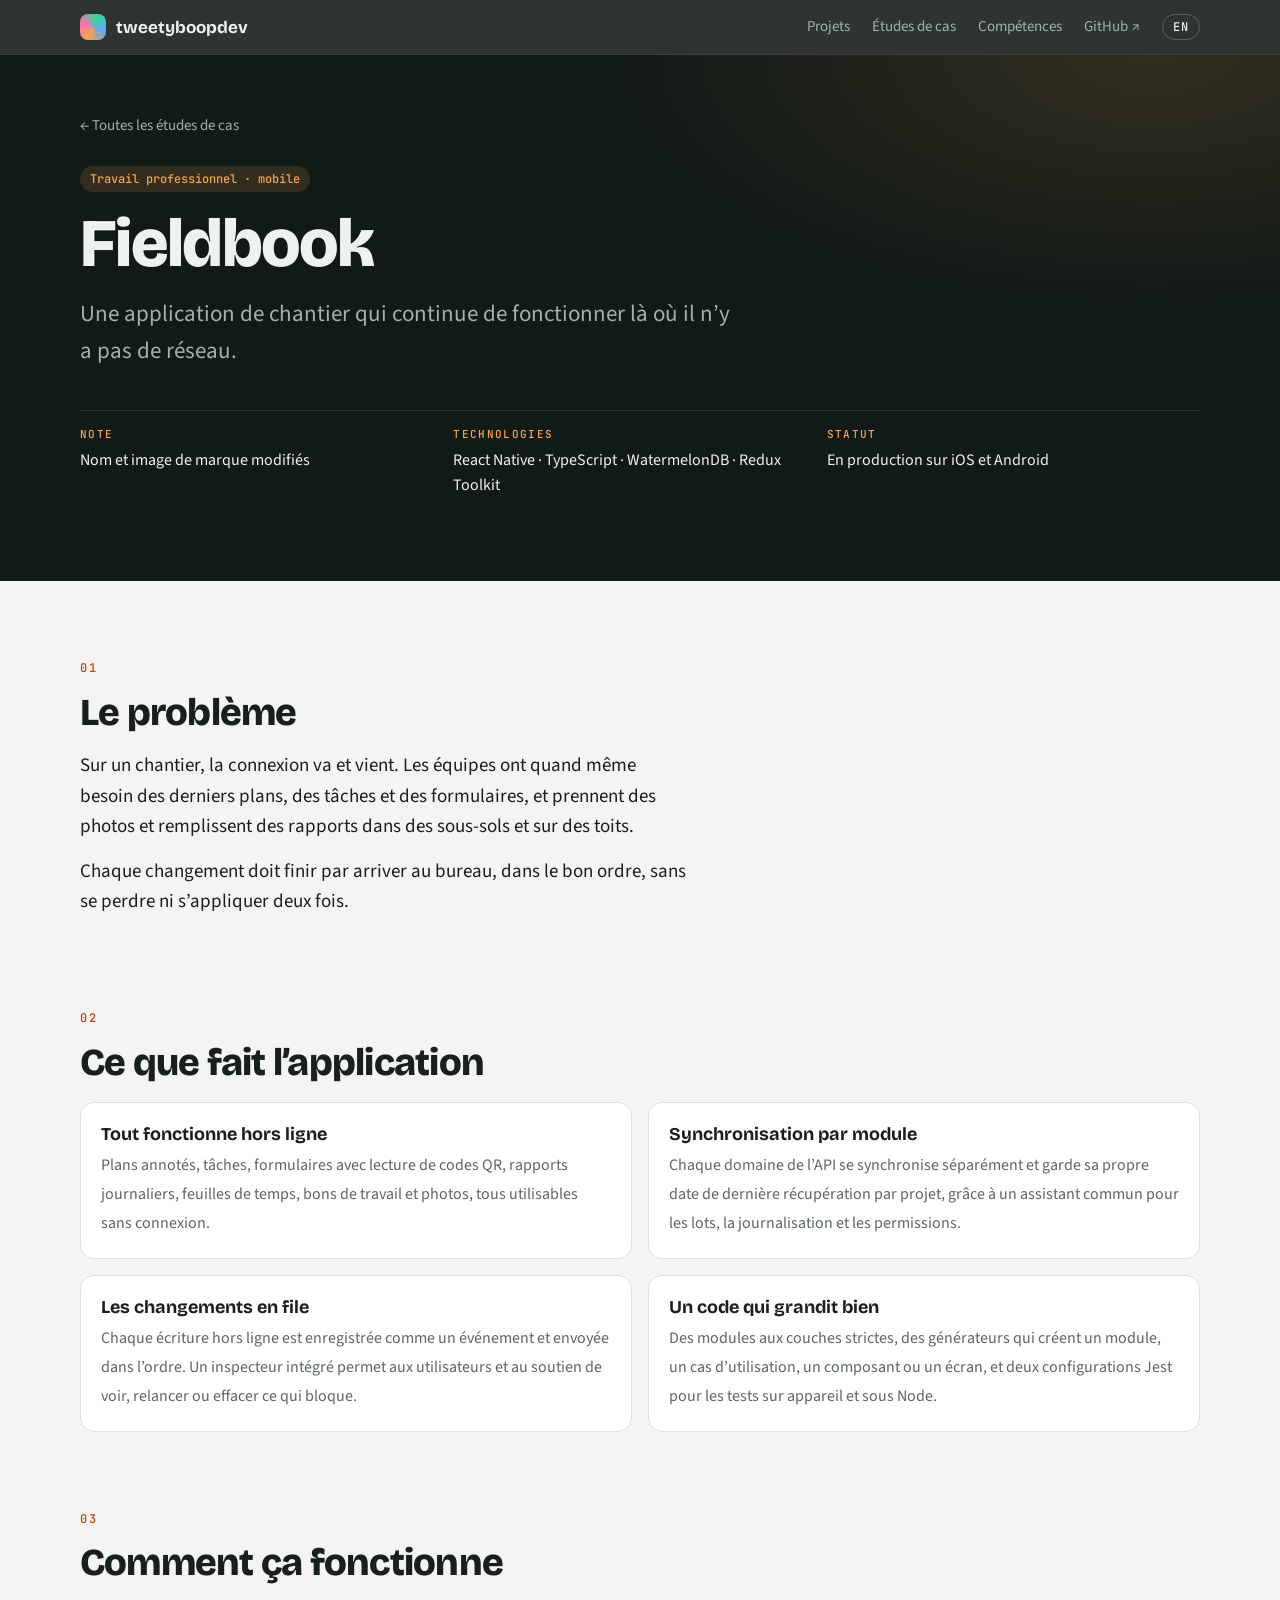
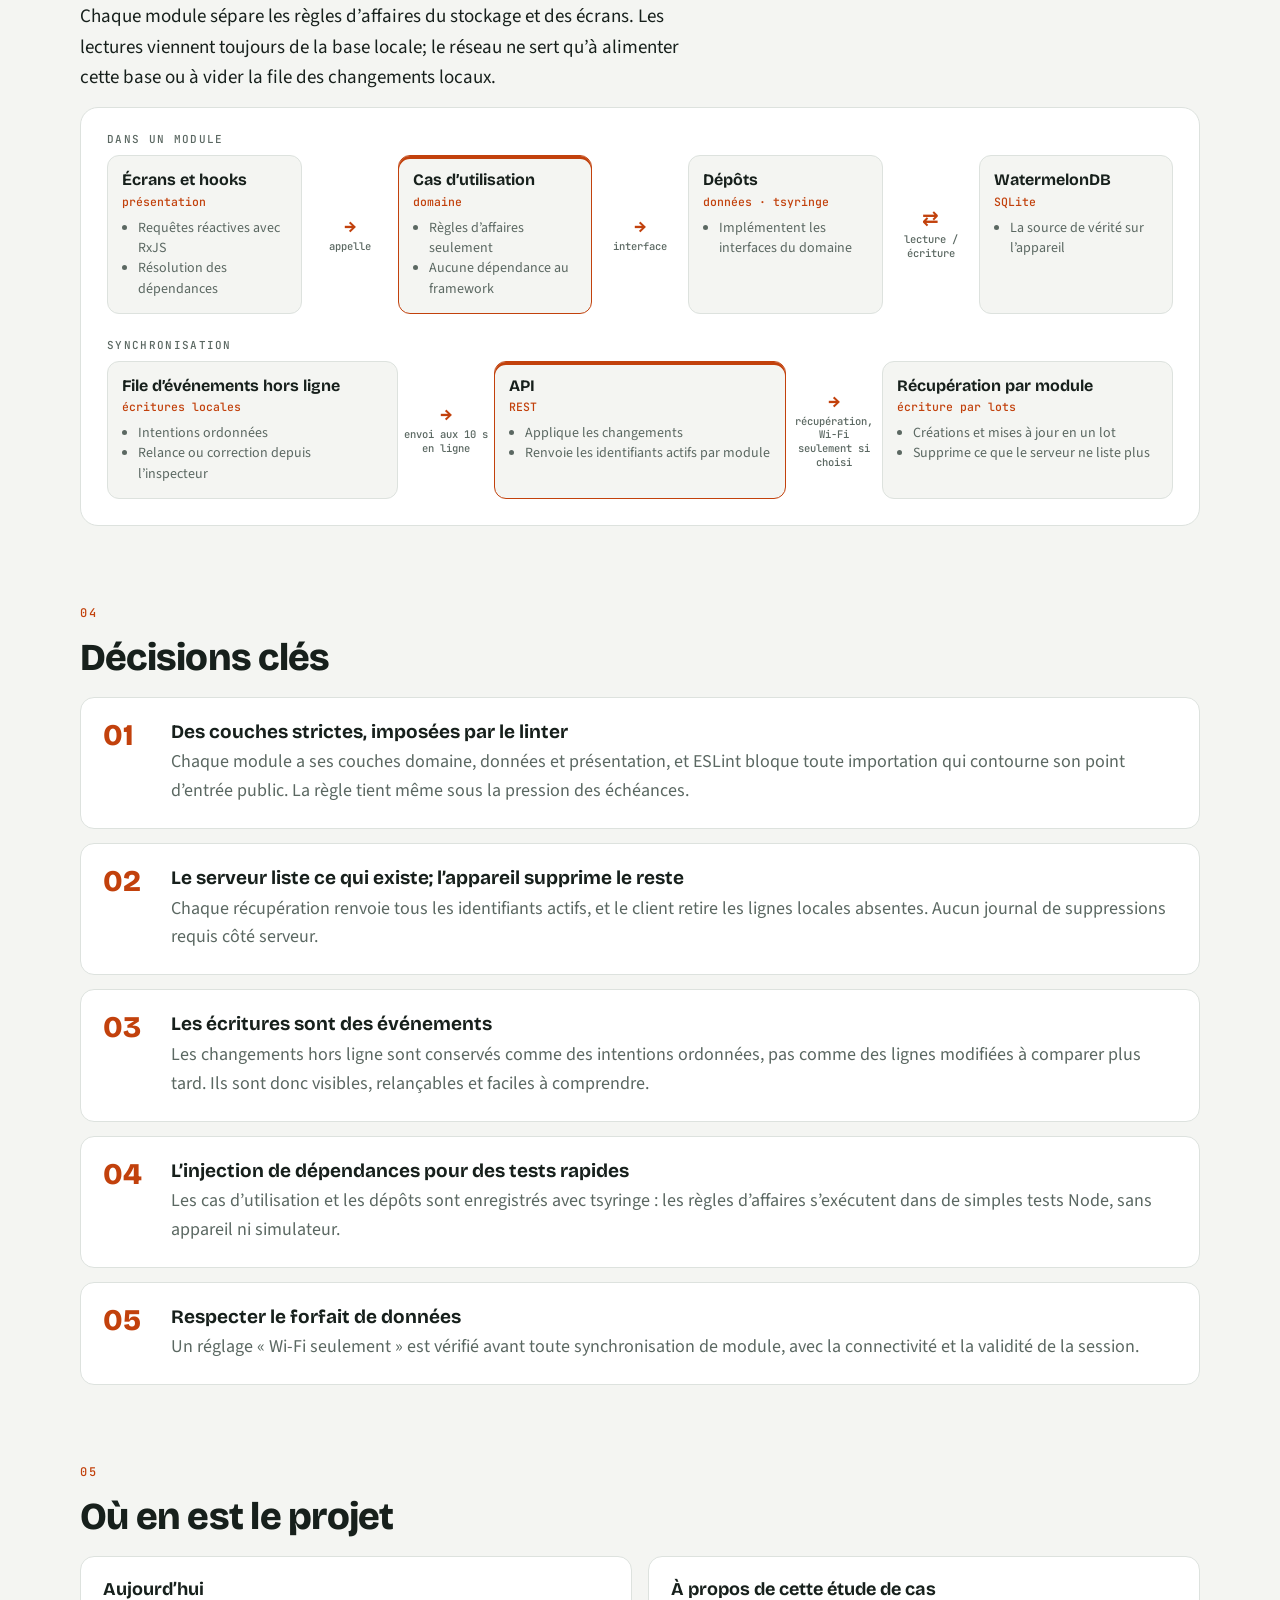
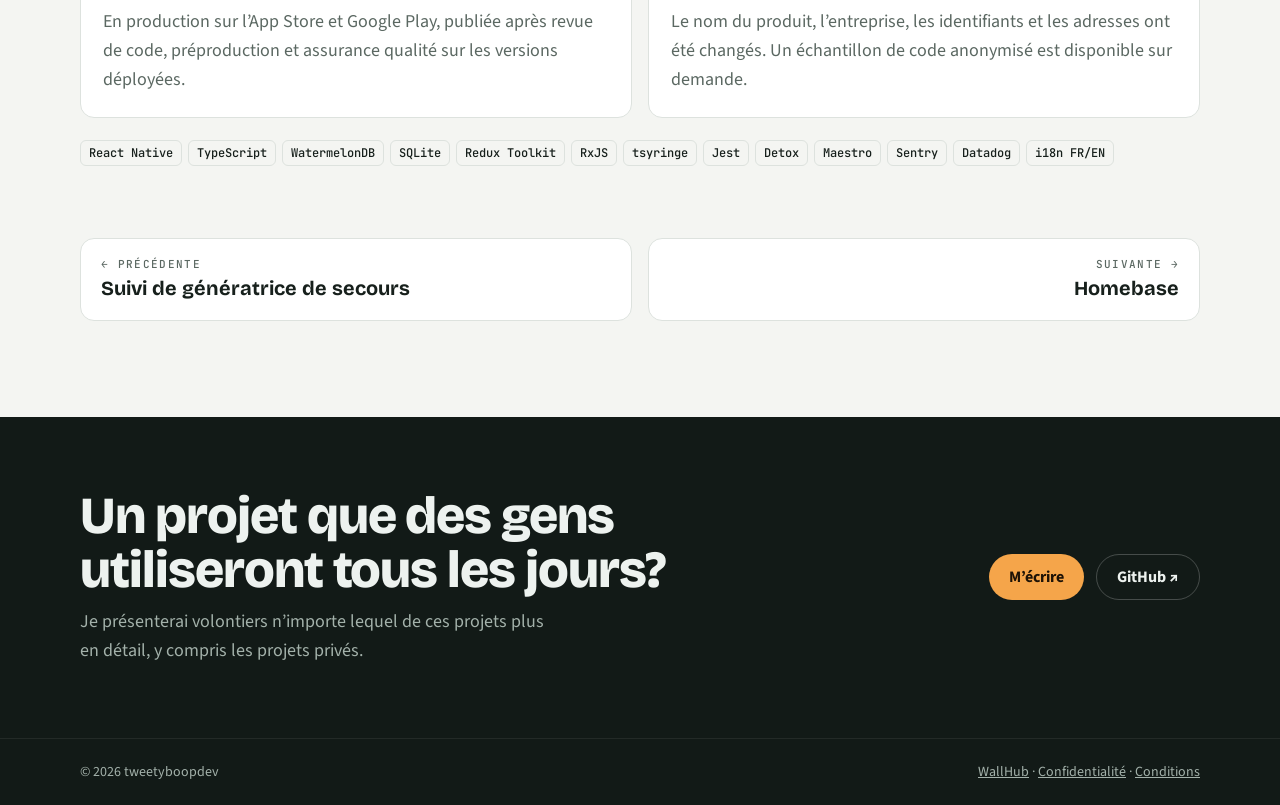
<file: fr/work/fieldbook/index.html>
<!doctype html>
<html lang="fr">
<head>
<meta charset="utf-8">
<meta name="viewport" content="width=device-width, initial-scale=1, viewport-fit=cover">
<title>Fieldbook · Étude de cas · tweetyboopdev</title>
<meta name="description" content="Une application de chantier qui continue de fonctionner là où il n’y a pas de réseau.">
<link rel="canonical" href="https://tweetyboopdev2022-code.github.io/fr/work/fieldbook/">
<link rel="alternate" hreflang="fr" href="https://tweetyboopdev2022-code.github.io/fr/work/fieldbook/">
<link rel="alternate" hreflang="en" href="https://tweetyboopdev2022-code.github.io/work/fieldbook/">
<link rel="alternate" hreflang="x-default" href="https://tweetyboopdev2022-code.github.io/work/fieldbook/">
<meta property="og:type" content="website">
<meta property="og:site_name" content="tweetyboopdev">
<meta property="og:title" content="Fieldbook · Étude de cas · tweetyboopdev">
<meta property="og:description" content="Une application de chantier qui continue de fonctionner là où il n’y a pas de réseau.">
<meta property="og:url" content="https://tweetyboopdev2022-code.github.io/fr/work/fieldbook/">
<meta property="og:image" content="https://tweetyboopdev2022-code.github.io/assets/og-fr.png">
<meta property="og:image:width" content="1200">
<meta property="og:image:height" content="630">
<meta property="og:locale" content="fr_CA">
<meta name="twitter:card" content="summary_large_image">
<meta name="theme-color" content="#121a17">
<link rel="icon" href="/assets/icon.svg" type="image/svg+xml">
<link rel="icon" href="/assets/icon-32.png" sizes="32x32" type="image/png">
<link rel="apple-touch-icon" href="/assets/apple-touch-icon.png">
<link rel="preconnect" href="https://fonts.googleapis.com">
<link rel="preconnect" href="https://fonts.gstatic.com" crossorigin>
<link rel="stylesheet" href="https://fonts.googleapis.com/css2?family=Bricolage+Grotesque:opsz,wght@12..96,500;12..96,700;12..96,800&family=Source+Sans+3:wght@400;600;700&family=JetBrains+Mono:wght@400;500&display=swap">
<link rel="stylesheet" href="/assets/site.css">
</head>
<body>

<header class="nav">
  <div class="wrap">
    <a class="brand" href="/fr/"><i aria-hidden="true"></i>tweetyboopdev</a>
    <ul>
      <li><a href="/fr/#work">Projets</a></li>
      <li><a href="/fr/#cases">Études de cas</a></li>
      <li><a href="/fr/#skills">Compétences</a></li>
      
      <li><a href="https://github.com/tweetyboopdev2022-code">GitHub ↗</a></li>
      <li><a class="lang" href="/work/fieldbook/" hreflang="en" lang="en" aria-label="Read in English">EN</a></li>
    </ul>
  </div>
</header>

<main>
  <section class="cs-hero" aria-labelledby="cs-h">
    <div class="wrap">
      <a class="crumb" href="/fr/#cases">← Toutes les études de cas</a>
      <div><span class="kind">Travail professionnel · mobile</span></div>
      <h1 id="cs-h">Fieldbook</h1>
      <p class="lede">Une application de chantier qui continue de fonctionner là où il n’y a pas de réseau.</p>
      <dl class="facts">
        <div><dt>Note</dt><dd>Nom et image de marque modifiés</dd></div>
        <div><dt>Technologies</dt><dd>React Native · TypeScript · WatermelonDB · Redux Toolkit</dd></div>
        <div><dt>Statut</dt><dd>En production sur iOS et Android</dd></div>
      </dl>
    </div>
  </section>

  <div class="wrap">
    <section class="cs" aria-labelledby="p-h">
      <span class="eyebrow">01</span>
      <h2 id="p-h">Le problème</h2>
      <div class="prose"><p>Sur un chantier, la connexion va et vient. Les équipes ont quand même besoin des derniers plans, des tâches et des formulaires, et prennent des photos et remplissent des rapports dans des sous-sols et sur des toits.</p><p>Chaque changement doit finir par arriver au bureau, dans le bon ordre, sans se perdre ni s’appliquer deux fois.</p></div>
    </section>

    <section class="cs" aria-labelledby="b-h">
      <span class="eyebrow">02</span>
      <h2 id="b-h">Ce que fait l’application</h2>
      <div class="features"><div><b>Tout fonctionne hors ligne</b><span>Plans annotés, tâches, formulaires avec lecture de codes QR, rapports journaliers, feuilles de temps, bons de travail et photos, tous utilisables sans connexion.</span></div><div><b>Synchronisation par module</b><span>Chaque domaine de l’API se synchronise séparément et garde sa propre date de dernière récupération par projet, grâce à un assistant commun pour les lots, la journalisation et les permissions.</span></div><div><b>Les changements en file</b><span>Chaque écriture hors ligne est enregistrée comme un événement et envoyée dans l’ordre. Un inspecteur intégré permet aux utilisateurs et au soutien de voir, relancer ou effacer ce qui bloque.</span></div><div><b>Un code qui grandit bien</b><span>Des modules aux couches strictes, des générateurs qui créent un module, un cas d’utilisation, un composant ou un écran, et deux configurations Jest pour les tests sur appareil et sous Node.</span></div></div>
    </section>

    <section class="cs" aria-labelledby="h-h">
      <span class="eyebrow">03</span>
      <h2 id="h-h">Comment ça fonctionne</h2>
      <div class="prose"><p>Chaque module sépare les règles d’affaires du stockage et des écrans. Les lectures viennent toujours de la base locale; le réseau ne sert qu’à alimenter cette base ou à vider la file des changements locaux.</p></div>
      <figure class="diagram" style="margin:0" aria-label="Schéma du système">
      <div class="flow">
        <h3>Dans un module</h3>
        <div class="lane">
          <div class="stage"><b>Écrans et hooks</b><small>présentation</small><ul><li>Requêtes réactives avec RxJS</li><li>Résolution des dépendances</li></ul></div><div class="link">appelle</div><div class="stage hot"><b>Cas d’utilisation</b><small>domaine</small><ul><li>Règles d’affaires seulement</li><li>Aucune dépendance au framework</li></ul></div><div class="link">interface</div><div class="stage"><b>Dépôts</b><small>données · tsyringe</small><ul><li>Implémentent les interfaces du domaine</li></ul></div><div class="link both">lecture / écriture</div><div class="stage"><b>WatermelonDB</b><small>SQLite</small><ul><li>La source de vérité sur l’appareil</li></ul></div>
        </div>
      </div>
      <div class="flow">
        <h3>Synchronisation</h3>
        <div class="lane">
          <div class="stage"><b>File d’événements hors ligne</b><small>écritures locales</small><ul><li>Intentions ordonnées</li><li>Relance ou correction depuis l’inspecteur</li></ul></div><div class="link">envoi aux 10 s en ligne</div><div class="stage hot"><b>API</b><small>REST</small><ul><li>Applique les changements</li><li>Renvoie les identifiants actifs par module</li></ul></div><div class="link">récupération, Wi-Fi seulement si choisi</div><div class="stage"><b>Récupération par module</b><small>écriture par lots</small><ul><li>Créations et mises à jour en un lot</li><li>Supprime ce que le serveur ne liste plus</li></ul></div>
        </div>
      </div>
      </figure>
    </section>

    <section class="cs" aria-labelledby="d-h">
      <span class="eyebrow">04</span>
      <h2 id="d-h">Décisions clés</h2>
      <ol class="decisions"><li><b>Des couches strictes, imposées par le linter</b><span>Chaque module a ses couches domaine, données et présentation, et ESLint bloque toute importation qui contourne son point d’entrée public. La règle tient même sous la pression des échéances.</span></li><li><b>Le serveur liste ce qui existe; l’appareil supprime le reste</b><span>Chaque récupération renvoie tous les identifiants actifs, et le client retire les lignes locales absentes. Aucun journal de suppressions requis côté serveur.</span></li><li><b>Les écritures sont des événements</b><span>Les changements hors ligne sont conservés comme des intentions ordonnées, pas comme des lignes modifiées à comparer plus tard. Ils sont donc visibles, relançables et faciles à comprendre.</span></li><li><b>L’injection de dépendances pour des tests rapides</b><span>Les cas d’utilisation et les dépôts sont enregistrés avec tsyringe : les règles d’affaires s’exécutent dans de simples tests Node, sans appareil ni simulateur.</span></li><li><b>Respecter le forfait de données</b><span>Un réglage « Wi-Fi seulement » est vérifié avant toute synchronisation de module, avec la connectivité et la validité de la session.</span></li></ol>
    </section>

    <section class="cs" aria-labelledby="s-h">
      <span class="eyebrow">05</span>
      <h2 id="s-h">Où en est le projet</h2>
      <div class="status"><div><h3>Aujourd’hui</h3><p>En production sur l’App Store et Google Play, publiée après revue de code, préproduction et assurance qualité sur les versions déployées.</p></div><div><h3>À propos de cette étude de cas</h3><p>Le nom du produit, l’entreprise, les identifiants et les adresses ont été changés. Un échantillon de code anonymisé est disponible sur demande.</p></div></div>
      <div style="margin-top:22px"><div class="tags"><span>React Native</span><span>TypeScript</span><span>WatermelonDB</span><span>SQLite</span><span>Redux Toolkit</span><span>RxJS</span><span>tsyringe</span><span>Jest</span><span>Detox</span><span>Maestro</span><span>Sentry</span><span>Datadog</span><span>i18n FR/EN</span></div></div>
    </section>

    <nav class="pager" aria-label="Autres études de cas">
      <a href="/fr/work/generator-monitor/"><span>← Précédente</span><b>Suivi de génératrice de secours</b></a>
      <a href="/fr/work/homebase/"><span>Suivante →</span><b>Homebase</b></a>
    </nav>
  </div>
</main>

<section class="contact" aria-labelledby="contact-h">
  <div class="wrap">
    <div>
      <h2 id="contact-h">Un projet que des gens utiliseront tous les jours?</h2>
      <p>Je présenterai volontiers n’importe lequel de ces projets plus en détail, y compris les projets privés.</p>
    </div>
    <div class="actions"><a class="btn primary" href="mailto:tweetyboopdev2022@gmail.com">M’écrire</a><a class="btn ghost" href="https://github.com/tweetyboopdev2022-code">GitHub ↗</a></div>
  </div>
</section>
<footer>
  <div class="wrap">
    <span>© 2026 tweetyboopdev</span>
    <span><a href="/wallhub/">WallHub</a> · <a href="/wallhub/privacy.html">Confidentialité</a> · <a href="/wallhub/terms.html">Conditions</a></span>
  </div>
</footer>
</body>
</html>
</file>
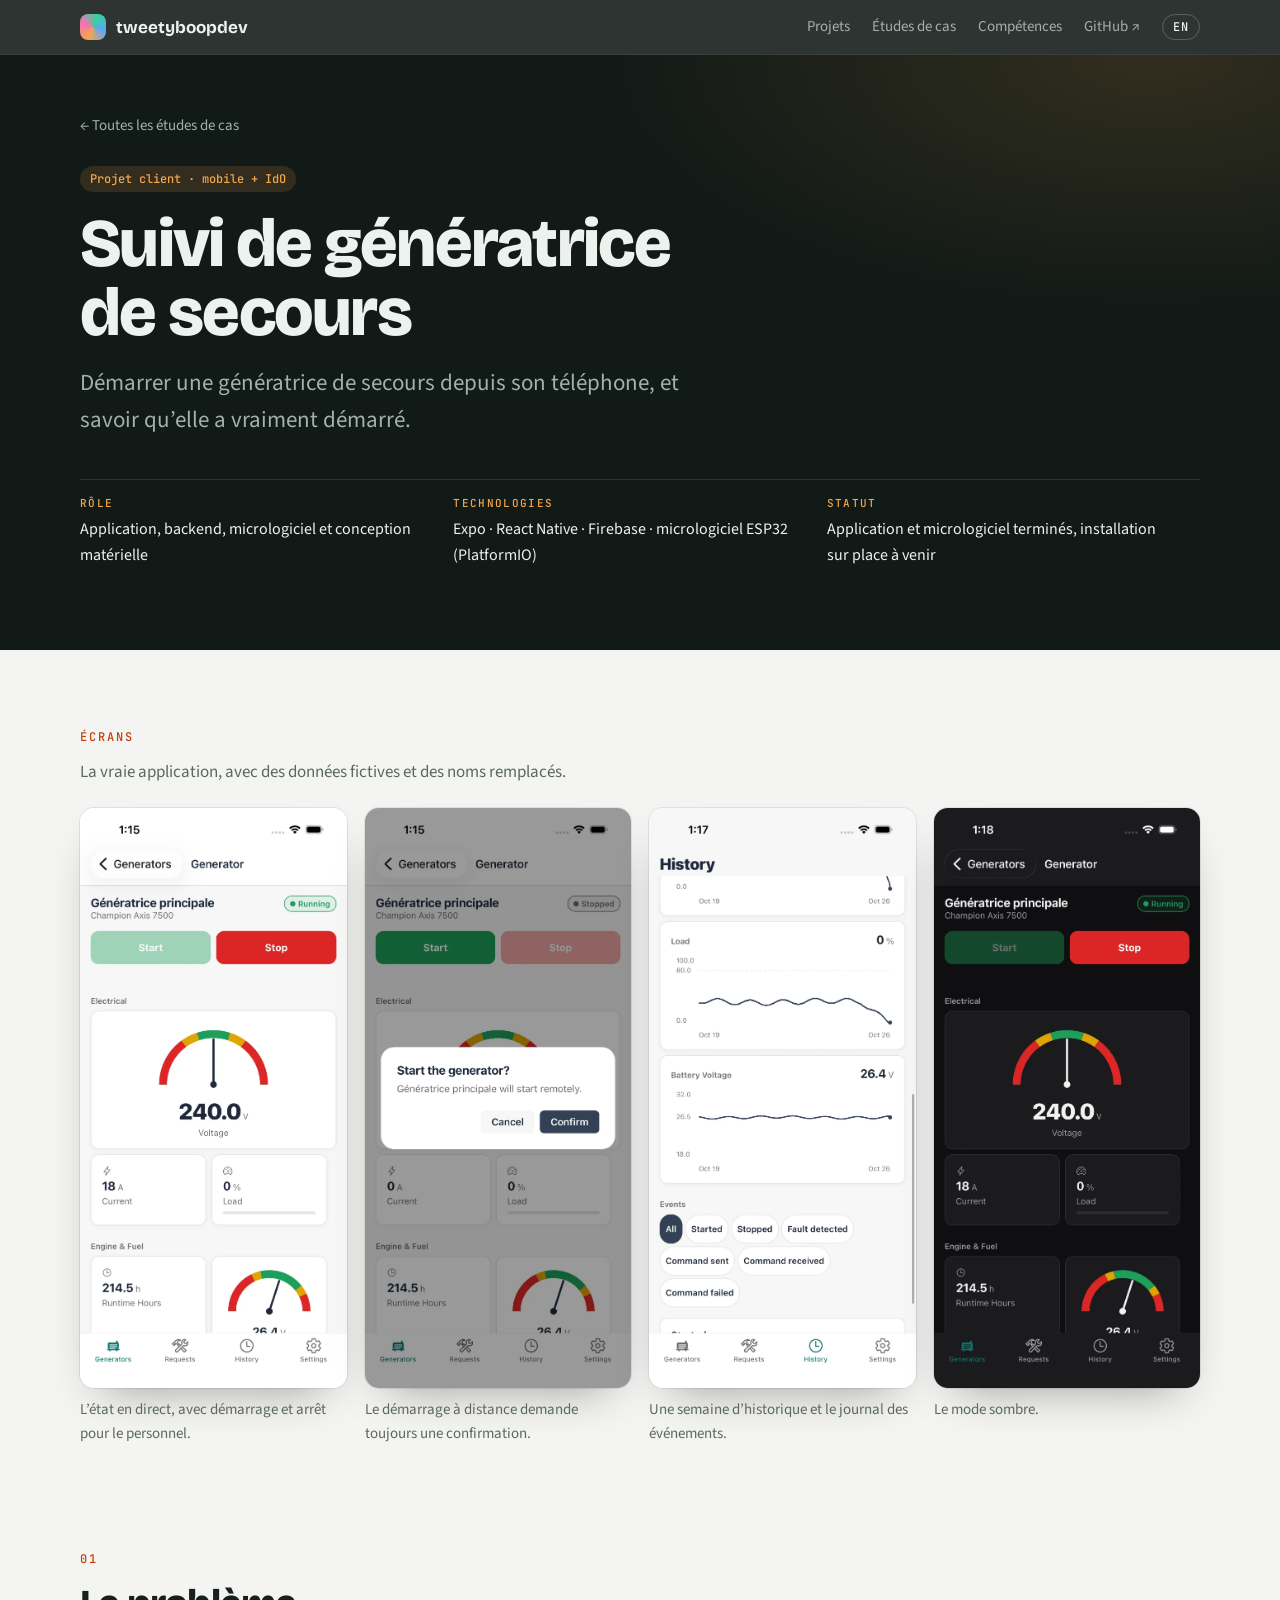
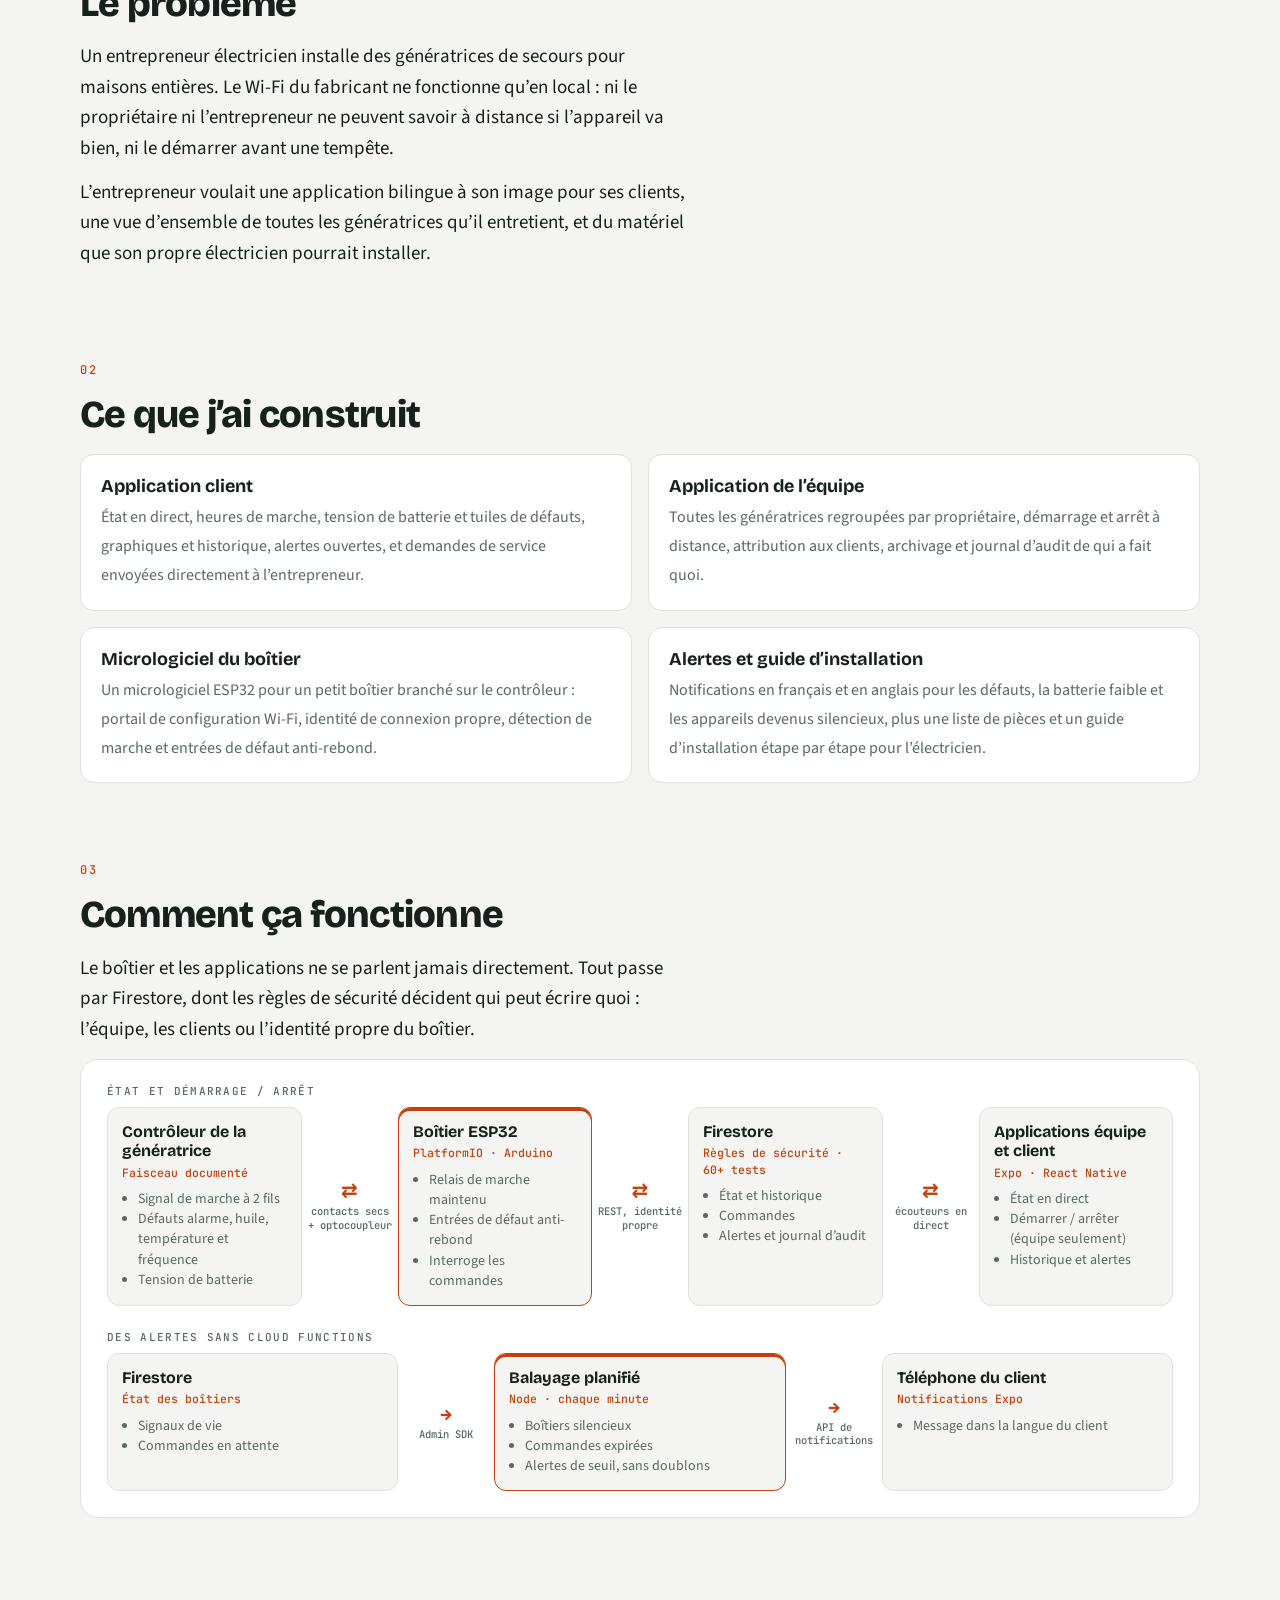
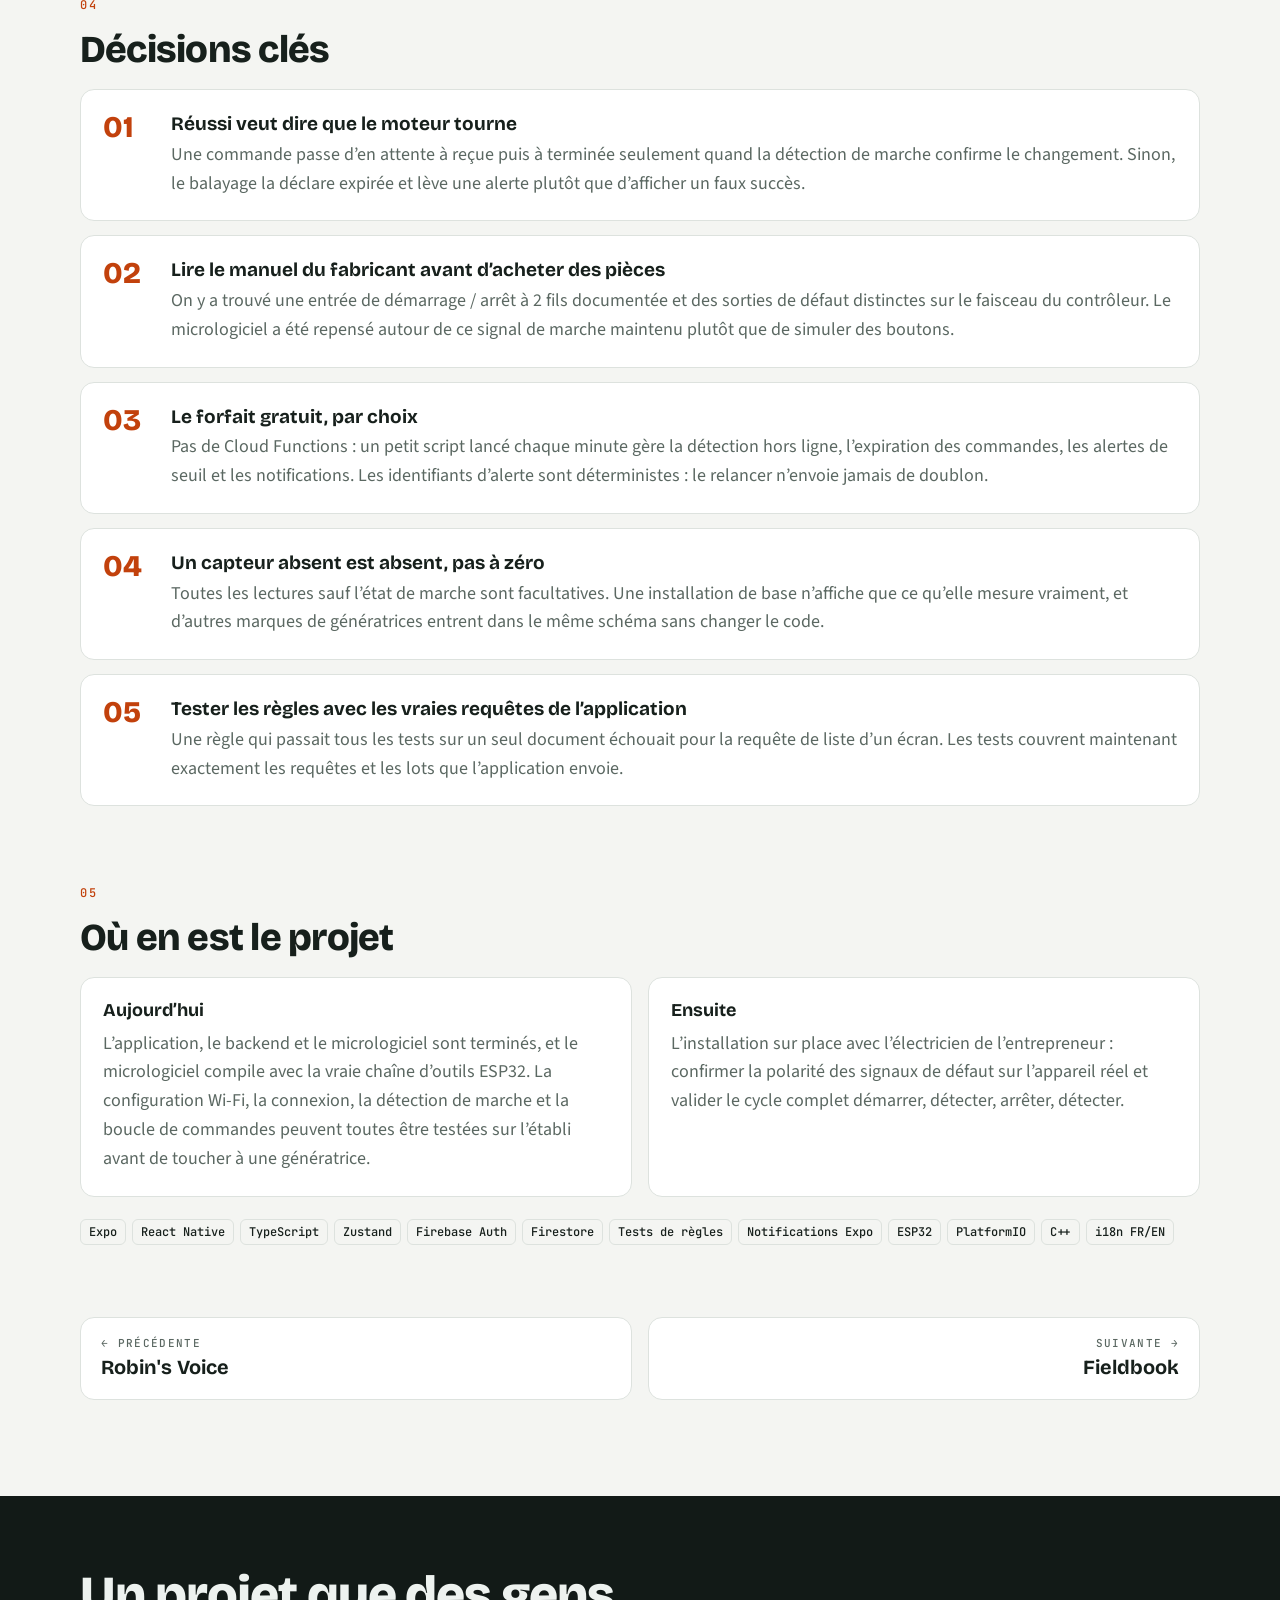
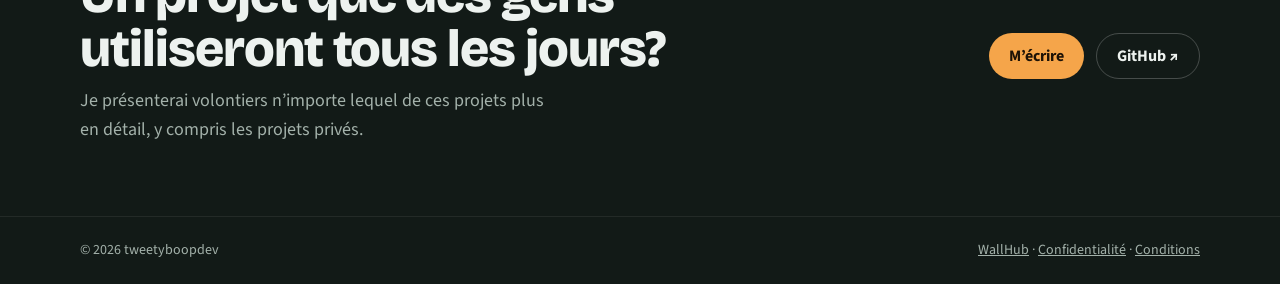
<file: fr/work/generator-monitor/index.html>
<!doctype html>
<html lang="fr">
<head>
<meta charset="utf-8">
<meta name="viewport" content="width=device-width, initial-scale=1, viewport-fit=cover">
<title>Suivi de génératrice de secours · Étude de cas · tweetyboopdev</title>
<meta name="description" content="Démarrer une génératrice de secours depuis son téléphone, et savoir qu’elle a vraiment démarré.">
<link rel="canonical" href="https://tweetyboopdev2022-code.github.io/fr/work/generator-monitor/">
<link rel="alternate" hreflang="fr" href="https://tweetyboopdev2022-code.github.io/fr/work/generator-monitor/">
<link rel="alternate" hreflang="en" href="https://tweetyboopdev2022-code.github.io/work/generator-monitor/">
<link rel="alternate" hreflang="x-default" href="https://tweetyboopdev2022-code.github.io/work/generator-monitor/">
<meta property="og:type" content="website">
<meta property="og:site_name" content="tweetyboopdev">
<meta property="og:title" content="Suivi de génératrice de secours · Étude de cas · tweetyboopdev">
<meta property="og:description" content="Démarrer une génératrice de secours depuis son téléphone, et savoir qu’elle a vraiment démarré.">
<meta property="og:url" content="https://tweetyboopdev2022-code.github.io/fr/work/generator-monitor/">
<meta property="og:image" content="https://tweetyboopdev2022-code.github.io/assets/og-fr.png">
<meta property="og:image:width" content="1200">
<meta property="og:image:height" content="630">
<meta property="og:locale" content="fr_CA">
<meta name="twitter:card" content="summary_large_image">
<meta name="theme-color" content="#121a17">
<link rel="icon" href="/assets/icon.svg" type="image/svg+xml">
<link rel="icon" href="/assets/icon-32.png" sizes="32x32" type="image/png">
<link rel="apple-touch-icon" href="/assets/apple-touch-icon.png">
<link rel="preconnect" href="https://fonts.googleapis.com">
<link rel="preconnect" href="https://fonts.gstatic.com" crossorigin>
<link rel="stylesheet" href="https://fonts.googleapis.com/css2?family=Bricolage+Grotesque:opsz,wght@12..96,500;12..96,700;12..96,800&family=Source+Sans+3:wght@400;600;700&family=JetBrains+Mono:wght@400;500&display=swap">
<link rel="stylesheet" href="/assets/site.css">
</head>
<body>

<header class="nav">
  <div class="wrap">
    <a class="brand" href="/fr/"><i aria-hidden="true"></i>tweetyboopdev</a>
    <ul>
      <li><a href="/fr/#work">Projets</a></li>
      <li><a href="/fr/#cases">Études de cas</a></li>
      <li><a href="/fr/#skills">Compétences</a></li>
      
      <li><a href="https://github.com/tweetyboopdev2022-code">GitHub ↗</a></li>
      <li><a class="lang" href="/work/generator-monitor/" hreflang="en" lang="en" aria-label="Read in English">EN</a></li>
    </ul>
  </div>
</header>

<main>
  <section class="cs-hero" aria-labelledby="cs-h">
    <div class="wrap">
      <a class="crumb" href="/fr/#cases">← Toutes les études de cas</a>
      <div><span class="kind">Projet client · mobile + IdO</span></div>
      <h1 id="cs-h">Suivi de génératrice de secours</h1>
      <p class="lede">Démarrer une génératrice de secours depuis son téléphone, et savoir qu’elle a vraiment démarré.</p>
      <dl class="facts">
        <div><dt>Rôle</dt><dd>Application, backend, micrologiciel et conception matérielle</dd></div>
        <div><dt>Technologies</dt><dd>Expo · React Native · Firebase · micrologiciel ESP32 (PlatformIO)</dd></div>
        <div><dt>Statut</dt><dd>Application et micrologiciel terminés, installation sur place à venir</dd></div>
      </dl>
    </div>
  </section>

  <div class="wrap">
    <section class="cs" aria-labelledby="sc-h">
      <span class="eyebrow" id="sc-h">Écrans</span>
      <p class="cs-note">La vraie application, avec des données fictives et des noms remplacés.</p>
      <div class="cs-shots"><figure style="--r:0.4597"><img src="/assets/shots/cases/generator-monitor/running.webp" width="645" height="1403" loading="lazy" decoding="async" alt="Fiche d’une génératrice en marche avec les boutons démarrer et arrêter, une jauge de tension, le courant et la charge"><figcaption>L’état en direct, avec démarrage et arrêt pour le personnel.</figcaption></figure><figure style="--r:0.4597"><img src="/assets/shots/cases/generator-monitor/start-confirm.webp" width="645" height="1403" loading="lazy" decoding="async" alt="Une boîte de confirmation avant de démarrer la génératrice à distance"><figcaption>Le démarrage à distance demande toujours une confirmation.</figcaption></figure><figure style="--r:0.4597"><img src="/assets/shots/cases/generator-monitor/history.webp" width="645" height="1403" loading="lazy" decoding="async" alt="Graphiques sur sept jours de la charge et de la tension de batterie, avec des filtres d’événements"><figcaption>Une semaine d’historique et le journal des événements.</figcaption></figure><figure style="--r:0.4597"><img src="/assets/shots/cases/generator-monitor/dark.webp" width="645" height="1403" loading="lazy" decoding="async" alt="La fiche de la génératrice en mode sombre"><figcaption>Le mode sombre.</figcaption></figure></div>
    </section>
    <section class="cs" aria-labelledby="p-h">
      <span class="eyebrow">01</span>
      <h2 id="p-h">Le problème</h2>
      <div class="prose"><p>Un entrepreneur électricien installe des génératrices de secours pour maisons entières. Le Wi-Fi du fabricant ne fonctionne qu’en local : ni le propriétaire ni l’entrepreneur ne peuvent savoir à distance si l’appareil va bien, ni le démarrer avant une tempête.</p><p>L’entrepreneur voulait une application bilingue à son image pour ses clients, une vue d’ensemble de toutes les génératrices qu’il entretient, et du matériel que son propre électricien pourrait installer.</p></div>
    </section>

    <section class="cs" aria-labelledby="b-h">
      <span class="eyebrow">02</span>
      <h2 id="b-h">Ce que j’ai construit</h2>
      <div class="features"><div><b>Application client</b><span>État en direct, heures de marche, tension de batterie et tuiles de défauts, graphiques et historique, alertes ouvertes, et demandes de service envoyées directement à l’entrepreneur.</span></div><div><b>Application de l’équipe</b><span>Toutes les génératrices regroupées par propriétaire, démarrage et arrêt à distance, attribution aux clients, archivage et journal d’audit de qui a fait quoi.</span></div><div><b>Micrologiciel du boîtier</b><span>Un micrologiciel ESP32 pour un petit boîtier branché sur le contrôleur : portail de configuration Wi-Fi, identité de connexion propre, détection de marche et entrées de défaut anti-rebond.</span></div><div><b>Alertes et guide d’installation</b><span>Notifications en français et en anglais pour les défauts, la batterie faible et les appareils devenus silencieux, plus une liste de pièces et un guide d’installation étape par étape pour l’électricien.</span></div></div>
    </section>

    <section class="cs" aria-labelledby="h-h">
      <span class="eyebrow">03</span>
      <h2 id="h-h">Comment ça fonctionne</h2>
      <div class="prose"><p>Le boîtier et les applications ne se parlent jamais directement. Tout passe par Firestore, dont les règles de sécurité décident qui peut écrire quoi : l’équipe, les clients ou l’identité propre du boîtier.</p></div>
      <figure class="diagram" style="margin:0" aria-label="Schéma du système">
      <div class="flow">
        <h3>État et démarrage / arrêt</h3>
        <div class="lane">
          <div class="stage"><b>Contrôleur de la génératrice</b><small>Faisceau documenté</small><ul><li>Signal de marche à 2 fils</li><li>Défauts alarme, huile, température et fréquence</li><li>Tension de batterie</li></ul></div><div class="link both">contacts secs + optocoupleur</div><div class="stage hot"><b>Boîtier ESP32</b><small>PlatformIO · Arduino</small><ul><li>Relais de marche maintenu</li><li>Entrées de défaut anti-rebond</li><li>Interroge les commandes</li></ul></div><div class="link both">REST, identité propre</div><div class="stage"><b>Firestore</b><small>Règles de sécurité · 60+ tests</small><ul><li>État et historique</li><li>Commandes</li><li>Alertes et journal d’audit</li></ul></div><div class="link both">écouteurs en direct</div><div class="stage"><b>Applications équipe et client</b><small>Expo · React Native</small><ul><li>État en direct</li><li>Démarrer / arrêter (équipe seulement)</li><li>Historique et alertes</li></ul></div>
        </div>
      </div>
      <div class="flow">
        <h3>Des alertes sans Cloud Functions</h3>
        <div class="lane">
          <div class="stage"><b>Firestore</b><small>État des boîtiers</small><ul><li>Signaux de vie</li><li>Commandes en attente</li></ul></div><div class="link">Admin SDK</div><div class="stage hot"><b>Balayage planifié</b><small>Node · chaque minute</small><ul><li>Boîtiers silencieux</li><li>Commandes expirées</li><li>Alertes de seuil, sans doublons</li></ul></div><div class="link">API de notifications</div><div class="stage"><b>Téléphone du client</b><small>Notifications Expo</small><ul><li>Message dans la langue du client</li></ul></div>
        </div>
      </div>
      </figure>
    </section>

    <section class="cs" aria-labelledby="d-h">
      <span class="eyebrow">04</span>
      <h2 id="d-h">Décisions clés</h2>
      <ol class="decisions"><li><b>Réussi veut dire que le moteur tourne</b><span>Une commande passe d’en attente à reçue puis à terminée seulement quand la détection de marche confirme le changement. Sinon, le balayage la déclare expirée et lève une alerte plutôt que d’afficher un faux succès.</span></li><li><b>Lire le manuel du fabricant avant d’acheter des pièces</b><span>On y a trouvé une entrée de démarrage / arrêt à 2 fils documentée et des sorties de défaut distinctes sur le faisceau du contrôleur. Le micrologiciel a été repensé autour de ce signal de marche maintenu plutôt que de simuler des boutons.</span></li><li><b>Le forfait gratuit, par choix</b><span>Pas de Cloud Functions : un petit script lancé chaque minute gère la détection hors ligne, l’expiration des commandes, les alertes de seuil et les notifications. Les identifiants d’alerte sont déterministes : le relancer n’envoie jamais de doublon.</span></li><li><b>Un capteur absent est absent, pas à zéro</b><span>Toutes les lectures sauf l’état de marche sont facultatives. Une installation de base n’affiche que ce qu’elle mesure vraiment, et d’autres marques de génératrices entrent dans le même schéma sans changer le code.</span></li><li><b>Tester les règles avec les vraies requêtes de l’application</b><span>Une règle qui passait tous les tests sur un seul document échouait pour la requête de liste d’un écran. Les tests couvrent maintenant exactement les requêtes et les lots que l’application envoie.</span></li></ol>
    </section>

    <section class="cs" aria-labelledby="s-h">
      <span class="eyebrow">05</span>
      <h2 id="s-h">Où en est le projet</h2>
      <div class="status"><div><h3>Aujourd’hui</h3><p>L’application, le backend et le micrologiciel sont terminés, et le micrologiciel compile avec la vraie chaîne d’outils ESP32. La configuration Wi-Fi, la connexion, la détection de marche et la boucle de commandes peuvent toutes être testées sur l’établi avant de toucher à une génératrice.</p></div><div><h3>Ensuite</h3><p>L’installation sur place avec l’électricien de l’entrepreneur : confirmer la polarité des signaux de défaut sur l’appareil réel et valider le cycle complet démarrer, détecter, arrêter, détecter.</p></div></div>
      <div style="margin-top:22px"><div class="tags"><span>Expo</span><span>React Native</span><span>TypeScript</span><span>Zustand</span><span>Firebase Auth</span><span>Firestore</span><span>Tests de règles</span><span>Notifications Expo</span><span>ESP32</span><span>PlatformIO</span><span>C++</span><span>i18n FR/EN</span></div></div>
    </section>

    <nav class="pager" aria-label="Autres études de cas">
      <a href="/fr/work/robins-voice/"><span>← Précédente</span><b>Robin's Voice</b></a>
      <a href="/fr/work/fieldbook/"><span>Suivante →</span><b>Fieldbook</b></a>
    </nav>
  </div>
</main>

<section class="contact" aria-labelledby="contact-h">
  <div class="wrap">
    <div>
      <h2 id="contact-h">Un projet que des gens utiliseront tous les jours?</h2>
      <p>Je présenterai volontiers n’importe lequel de ces projets plus en détail, y compris les projets privés.</p>
    </div>
    <div class="actions"><a class="btn primary" href="mailto:tweetyboopdev2022@gmail.com">M’écrire</a><a class="btn ghost" href="https://github.com/tweetyboopdev2022-code">GitHub ↗</a></div>
  </div>
</section>
<footer>
  <div class="wrap">
    <span>© 2026 tweetyboopdev</span>
    <span><a href="/wallhub/">WallHub</a> · <a href="/wallhub/privacy.html">Confidentialité</a> · <a href="/wallhub/terms.html">Conditions</a></span>
  </div>
</footer>
</body>
</html>
</file>
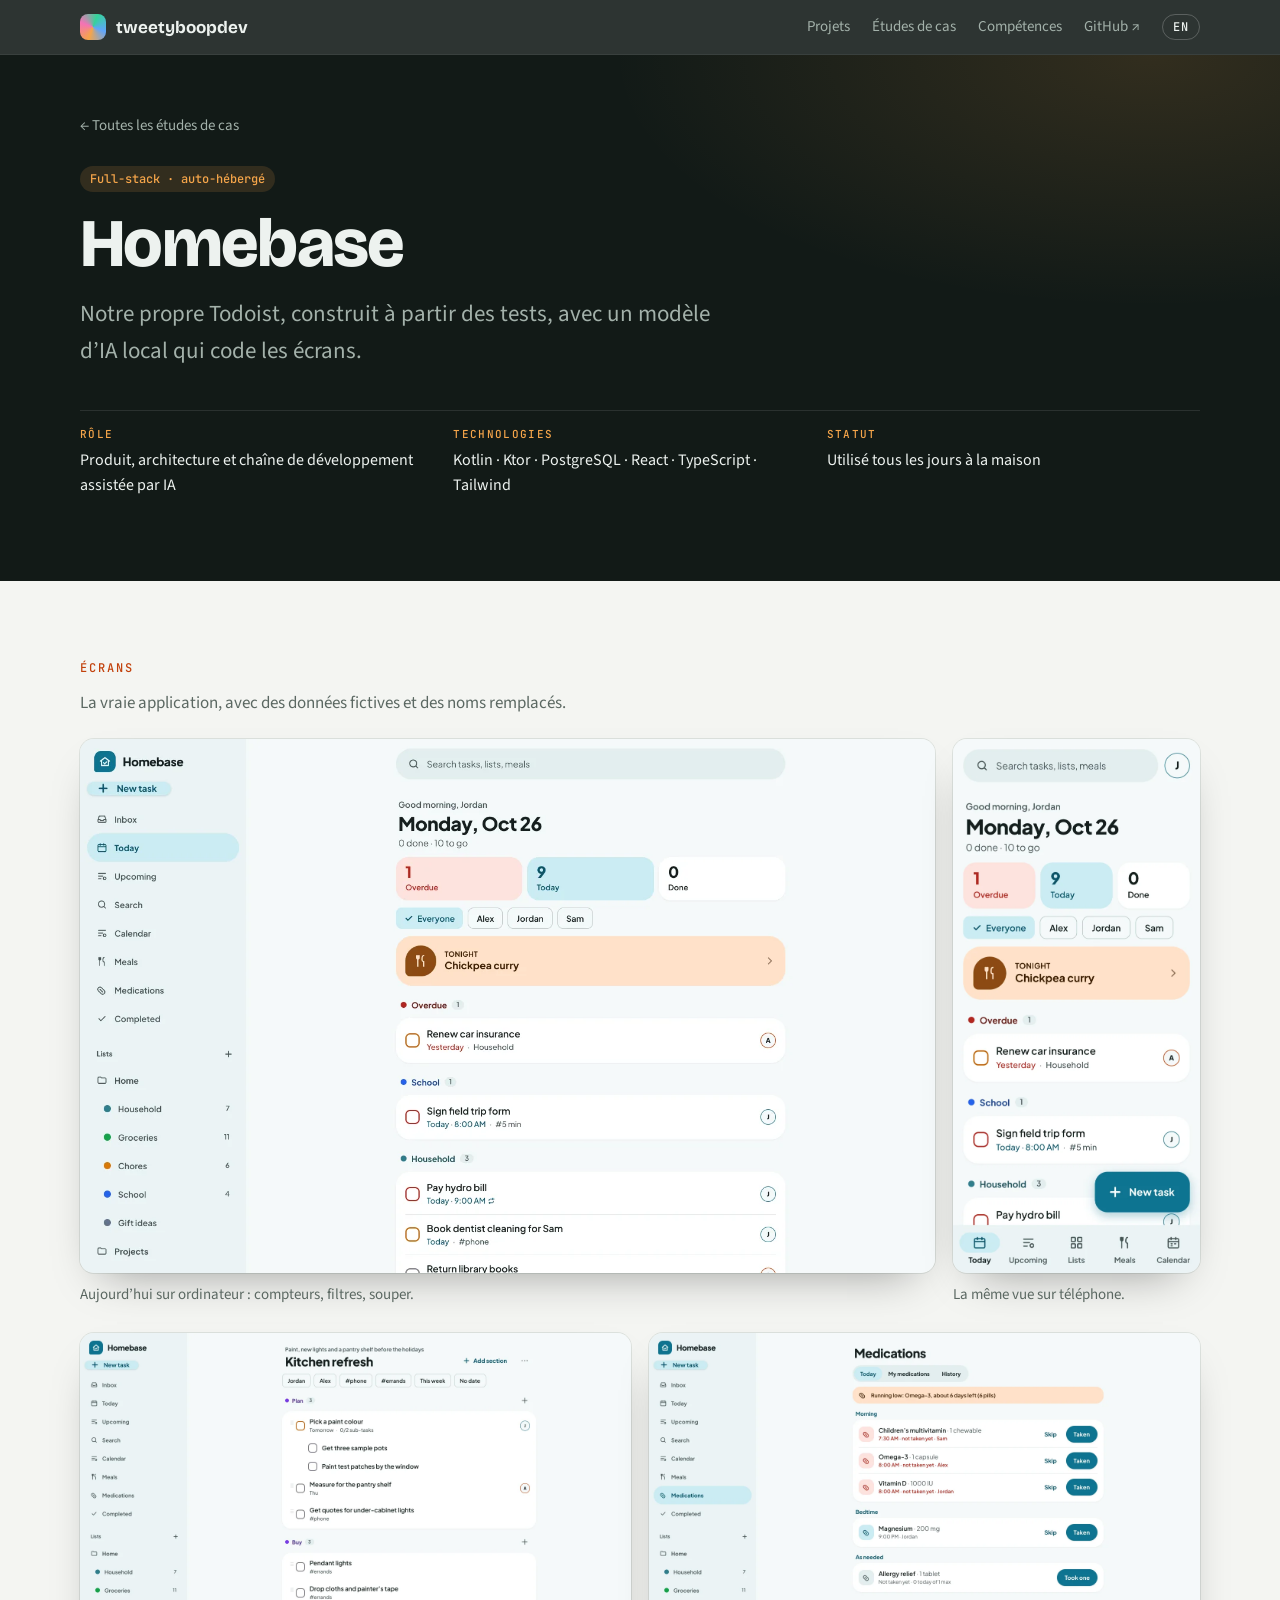
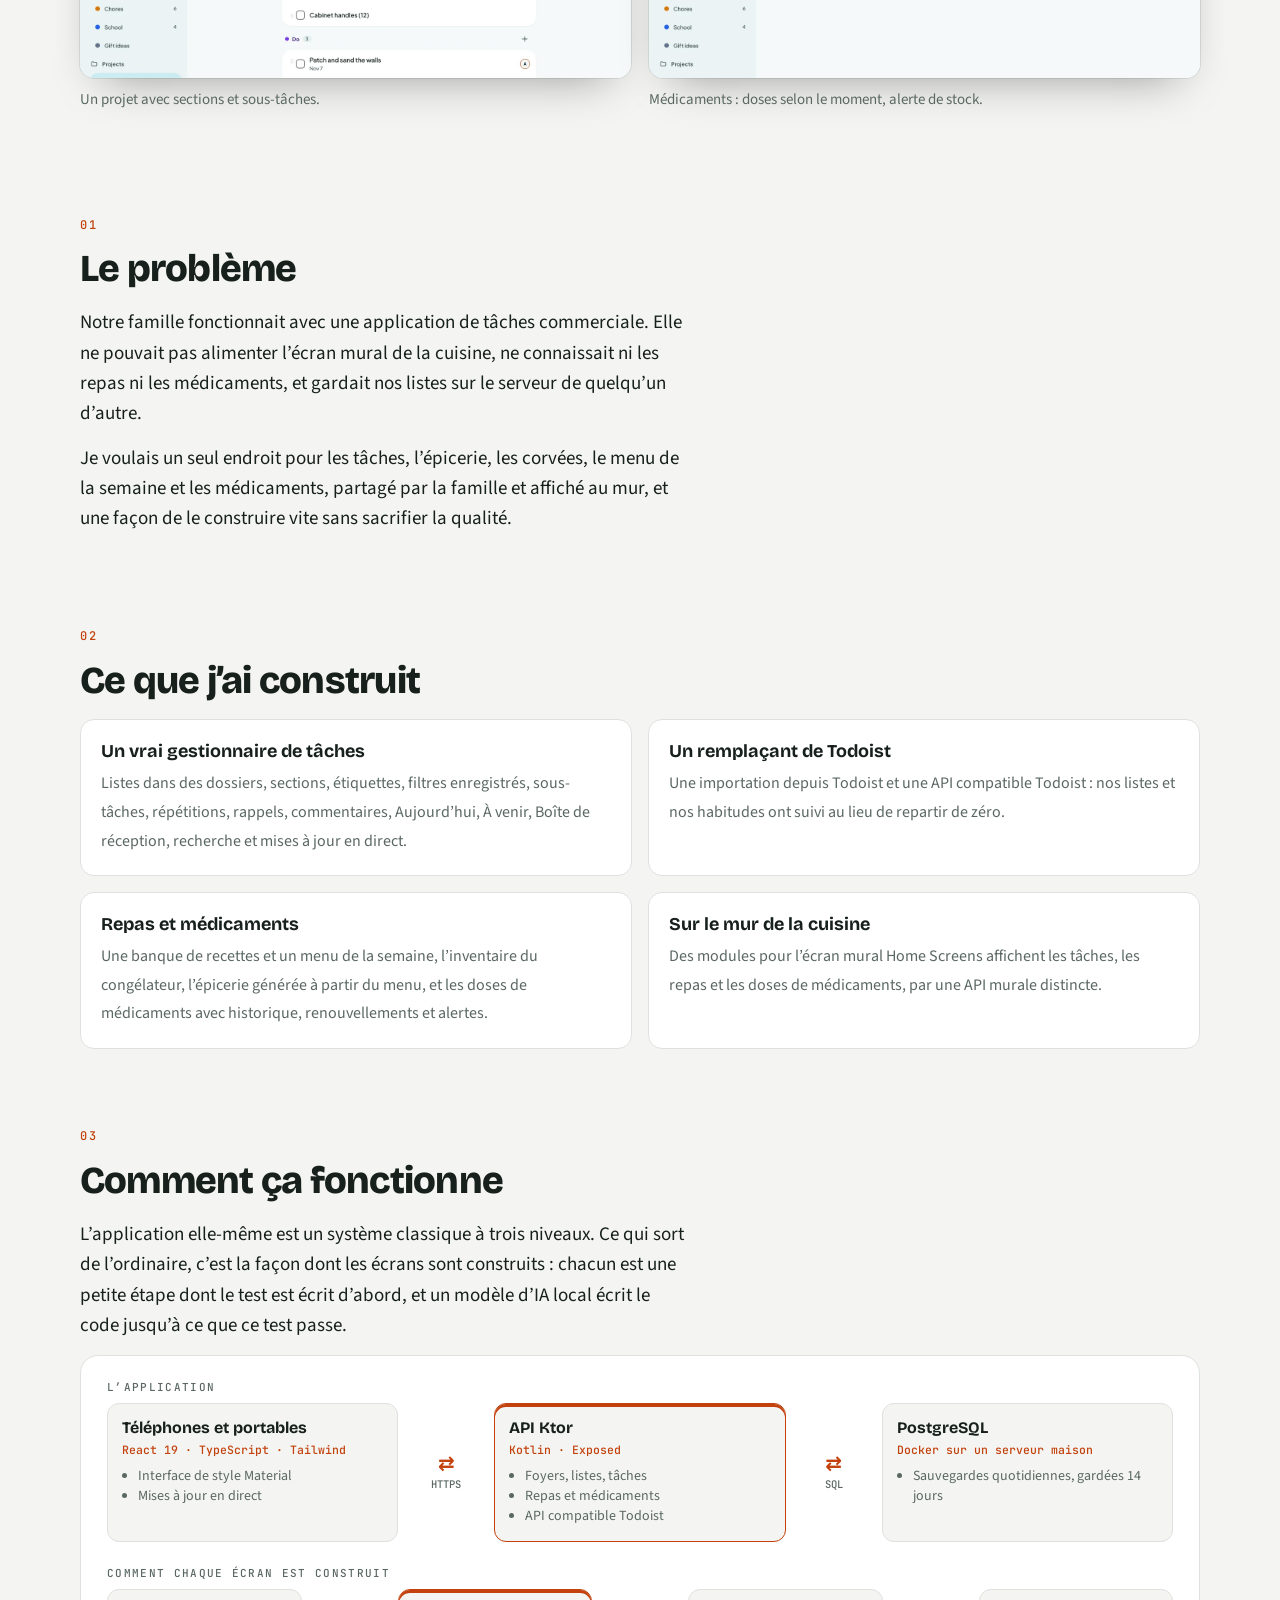
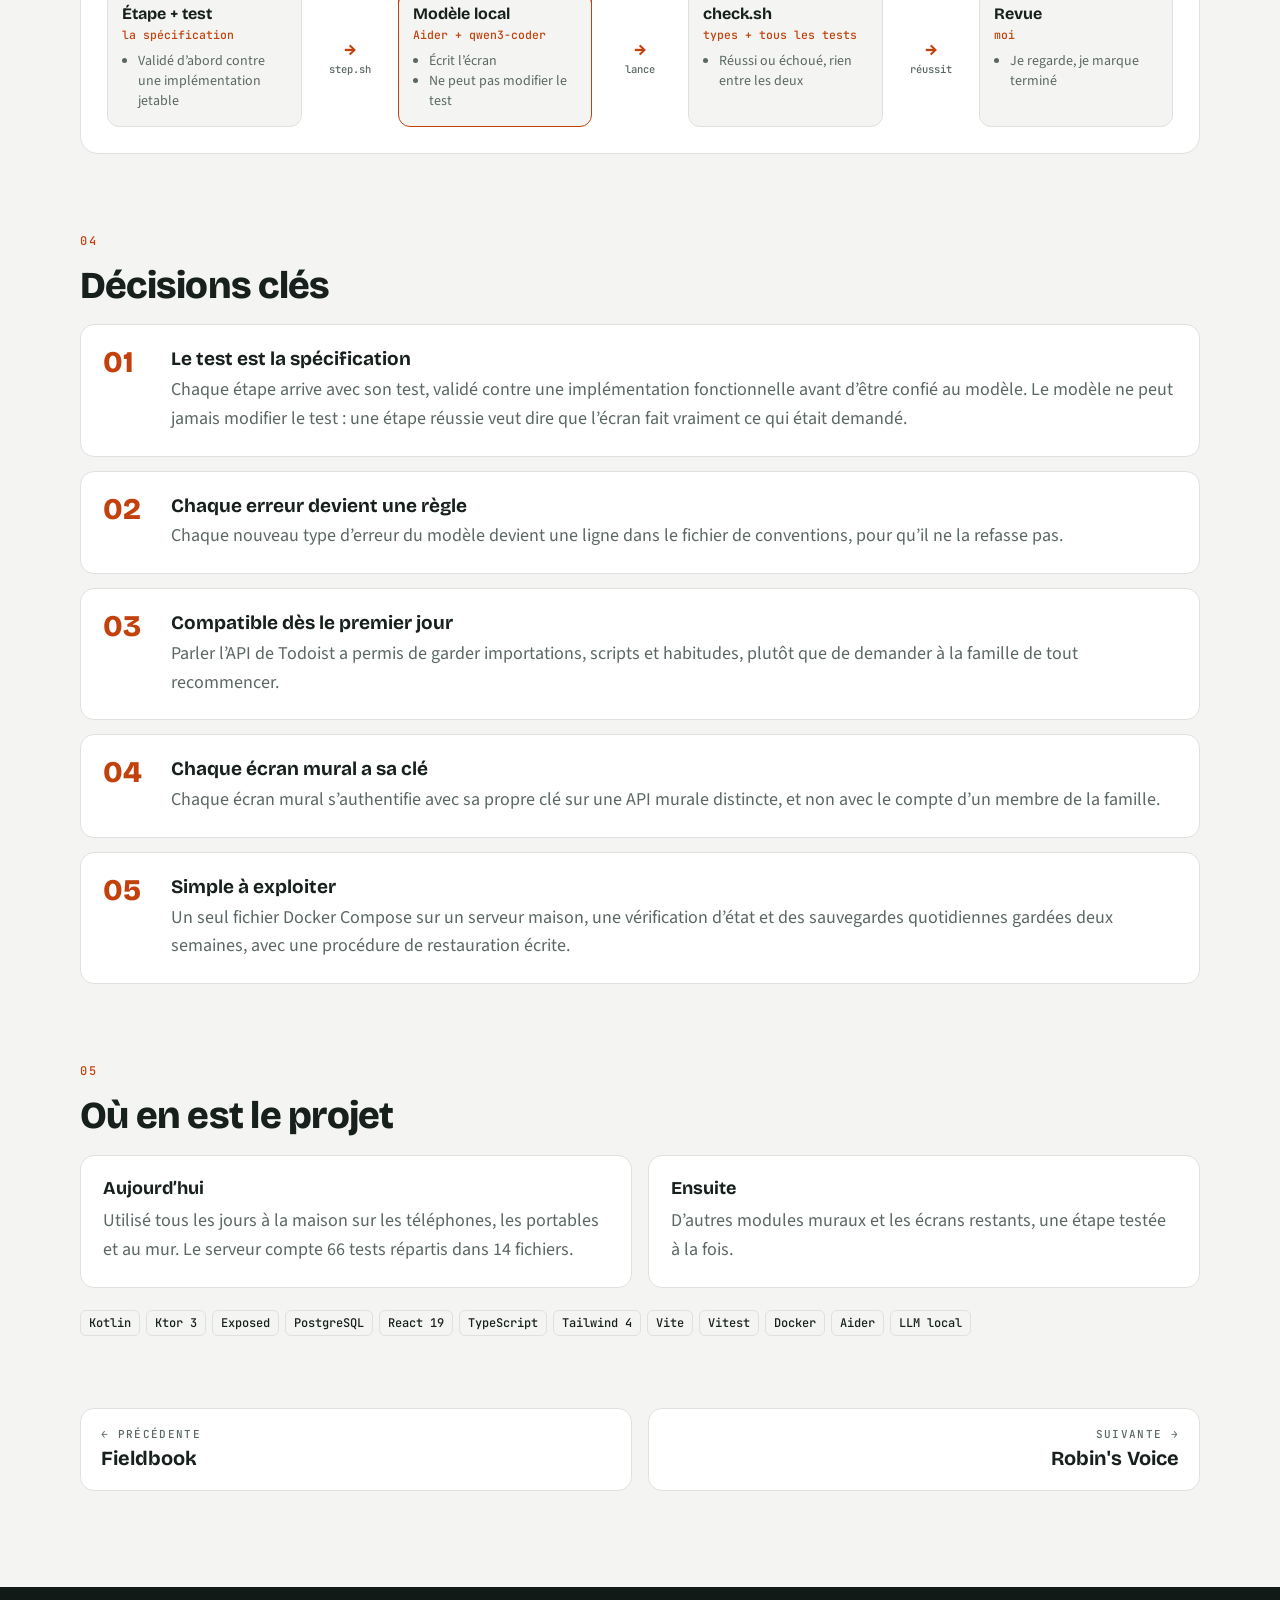
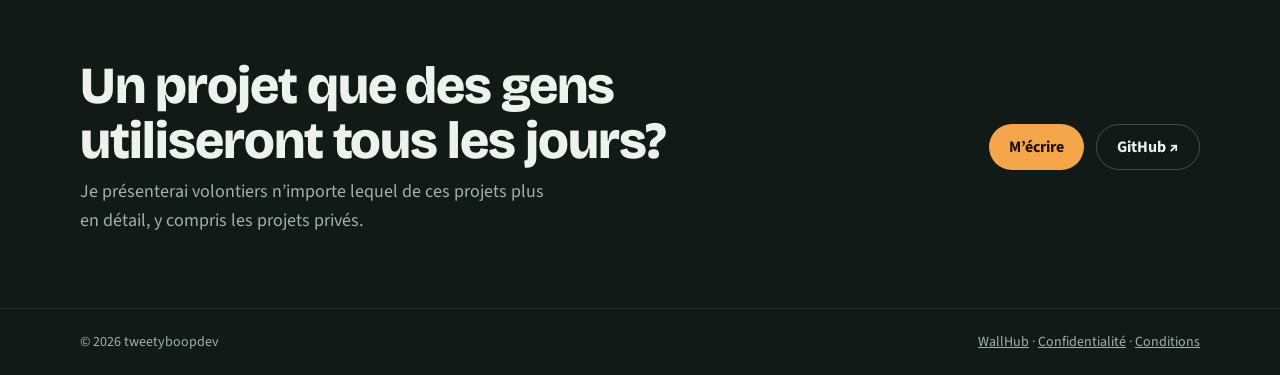
<file: fr/work/homebase/index.html>
<!doctype html>
<html lang="fr">
<head>
<meta charset="utf-8">
<meta name="viewport" content="width=device-width, initial-scale=1, viewport-fit=cover">
<title>Homebase · Étude de cas · tweetyboopdev</title>
<meta name="description" content="Notre propre Todoist, construit à partir des tests, avec un modèle d’IA local qui code les écrans.">
<link rel="canonical" href="https://tweetyboopdev2022-code.github.io/fr/work/homebase/">
<link rel="alternate" hreflang="fr" href="https://tweetyboopdev2022-code.github.io/fr/work/homebase/">
<link rel="alternate" hreflang="en" href="https://tweetyboopdev2022-code.github.io/work/homebase/">
<link rel="alternate" hreflang="x-default" href="https://tweetyboopdev2022-code.github.io/work/homebase/">
<meta property="og:type" content="website">
<meta property="og:site_name" content="tweetyboopdev">
<meta property="og:title" content="Homebase · Étude de cas · tweetyboopdev">
<meta property="og:description" content="Notre propre Todoist, construit à partir des tests, avec un modèle d’IA local qui code les écrans.">
<meta property="og:url" content="https://tweetyboopdev2022-code.github.io/fr/work/homebase/">
<meta property="og:image" content="https://tweetyboopdev2022-code.github.io/assets/og-fr.png">
<meta property="og:image:width" content="1200">
<meta property="og:image:height" content="630">
<meta property="og:locale" content="fr_CA">
<meta name="twitter:card" content="summary_large_image">
<meta name="theme-color" content="#121a17">
<link rel="icon" href="/assets/icon.svg" type="image/svg+xml">
<link rel="icon" href="/assets/icon-32.png" sizes="32x32" type="image/png">
<link rel="apple-touch-icon" href="/assets/apple-touch-icon.png">
<link rel="preconnect" href="https://fonts.googleapis.com">
<link rel="preconnect" href="https://fonts.gstatic.com" crossorigin>
<link rel="stylesheet" href="https://fonts.googleapis.com/css2?family=Bricolage+Grotesque:opsz,wght@12..96,500;12..96,700;12..96,800&family=Source+Sans+3:wght@400;600;700&family=JetBrains+Mono:wght@400;500&display=swap">
<link rel="stylesheet" href="/assets/site.css">
</head>
<body>

<header class="nav">
  <div class="wrap">
    <a class="brand" href="/fr/"><i aria-hidden="true"></i>tweetyboopdev</a>
    <ul>
      <li><a href="/fr/#work">Projets</a></li>
      <li><a href="/fr/#cases">Études de cas</a></li>
      <li><a href="/fr/#skills">Compétences</a></li>
      
      <li><a href="https://github.com/tweetyboopdev2022-code">GitHub ↗</a></li>
      <li><a class="lang" href="/work/homebase/" hreflang="en" lang="en" aria-label="Read in English">EN</a></li>
    </ul>
  </div>
</header>

<main>
  <section class="cs-hero" aria-labelledby="cs-h">
    <div class="wrap">
      <a class="crumb" href="/fr/#cases">← Toutes les études de cas</a>
      <div><span class="kind">Full-stack · auto-hébergé</span></div>
      <h1 id="cs-h">Homebase</h1>
      <p class="lede">Notre propre Todoist, construit à partir des tests, avec un modèle d’IA local qui code les écrans.</p>
      <dl class="facts">
        <div><dt>Rôle</dt><dd>Produit, architecture et chaîne de développement assistée par IA</dd></div>
        <div><dt>Technologies</dt><dd>Kotlin · Ktor · PostgreSQL · React · TypeScript · Tailwind</dd></div>
        <div><dt>Statut</dt><dd>Utilisé tous les jours à la maison</dd></div>
      </dl>
    </div>
  </section>

  <div class="wrap">
    <section class="cs" aria-labelledby="sc-h">
      <span class="eyebrow" id="sc-h">Écrans</span>
      <p class="cs-note">La vraie application, avec des données fictives et des noms remplacés.</p>
      <div class="cs-shots"><figure style="--r:1.6000"><img src="/assets/shots/cases/homebase/today.webp" width="1440" height="900" loading="lazy" decoding="async" alt="Vue Aujourd’hui de Homebase sur ordinateur avec les tâches en retard, du jour et faites, des filtres par personne, le souper et les tâches par liste"><figcaption>Aujourd’hui sur ordinateur : compteurs, filtres, souper.</figcaption></figure><figure style="--r:0.4620"><img src="/assets/shots/cases/homebase/today-phone.webp" width="645" height="1396" loading="lazy" decoding="async" alt="Vue Aujourd’hui de Homebase sur téléphone avec une barre d’onglets et un bouton de nouvelle tâche"><figcaption>La même vue sur téléphone.</figcaption></figure></div><div class="cs-shots"><figure style="--r:1.6000"><img src="/assets/shots/cases/homebase/list.webp" width="1440" height="900" loading="lazy" decoding="async" alt="Un projet de rénovation de cuisine avec des sections Planifier, Acheter et Faire, des sous-tâches, des étiquettes et des responsables"><figcaption>Un projet avec sections et sous-tâches.</figcaption></figure><figure style="--r:1.6000"><img src="/assets/shots/cases/homebase/meds.webp" width="1440" height="900" loading="lazy" decoding="async" alt="Écran des médicaments avec une alerte de stock bas et les doses du matin, du coucher et au besoin"><figcaption>Médicaments : doses selon le moment, alerte de stock.</figcaption></figure></div>
    </section>
    <section class="cs" aria-labelledby="p-h">
      <span class="eyebrow">01</span>
      <h2 id="p-h">Le problème</h2>
      <div class="prose"><p>Notre famille fonctionnait avec une application de tâches commerciale. Elle ne pouvait pas alimenter l’écran mural de la cuisine, ne connaissait ni les repas ni les médicaments, et gardait nos listes sur le serveur de quelqu’un d’autre.</p><p>Je voulais un seul endroit pour les tâches, l’épicerie, les corvées, le menu de la semaine et les médicaments, partagé par la famille et affiché au mur, et une façon de le construire vite sans sacrifier la qualité.</p></div>
    </section>

    <section class="cs" aria-labelledby="b-h">
      <span class="eyebrow">02</span>
      <h2 id="b-h">Ce que j’ai construit</h2>
      <div class="features"><div><b>Un vrai gestionnaire de tâches</b><span>Listes dans des dossiers, sections, étiquettes, filtres enregistrés, sous-tâches, répétitions, rappels, commentaires, Aujourd’hui, À venir, Boîte de réception, recherche et mises à jour en direct.</span></div><div><b>Un remplaçant de Todoist</b><span>Une importation depuis Todoist et une API compatible Todoist : nos listes et nos habitudes ont suivi au lieu de repartir de zéro.</span></div><div><b>Repas et médicaments</b><span>Une banque de recettes et un menu de la semaine, l’inventaire du congélateur, l’épicerie générée à partir du menu, et les doses de médicaments avec historique, renouvellements et alertes.</span></div><div><b>Sur le mur de la cuisine</b><span>Des modules pour l’écran mural Home Screens affichent les tâches, les repas et les doses de médicaments, par une API murale distincte.</span></div></div>
    </section>

    <section class="cs" aria-labelledby="h-h">
      <span class="eyebrow">03</span>
      <h2 id="h-h">Comment ça fonctionne</h2>
      <div class="prose"><p>L’application elle-même est un système classique à trois niveaux. Ce qui sort de l’ordinaire, c’est la façon dont les écrans sont construits : chacun est une petite étape dont le test est écrit d’abord, et un modèle d’IA local écrit le code jusqu’à ce que ce test passe.</p></div>
      <figure class="diagram" style="margin:0" aria-label="Schéma du système">
      <div class="flow">
        <h3>L’application</h3>
        <div class="lane">
          <div class="stage"><b>Téléphones et portables</b><small>React 19 · TypeScript · Tailwind</small><ul><li>Interface de style Material</li><li>Mises à jour en direct</li></ul></div><div class="link both">HTTPS</div><div class="stage hot"><b>API Ktor</b><small>Kotlin · Exposed</small><ul><li>Foyers, listes, tâches</li><li>Repas et médicaments</li><li>API compatible Todoist</li></ul></div><div class="link both">SQL</div><div class="stage"><b>PostgreSQL</b><small>Docker sur un serveur maison</small><ul><li>Sauvegardes quotidiennes, gardées 14 jours</li></ul></div>
        </div>
      </div>
      <div class="flow">
        <h3>Comment chaque écran est construit</h3>
        <div class="lane">
          <div class="stage"><b>Étape + test</b><small>la spécification</small><ul><li>Validé d’abord contre une implémentation jetable</li></ul></div><div class="link">step.sh</div><div class="stage hot"><b>Modèle local</b><small>Aider + qwen3-coder</small><ul><li>Écrit l’écran</li><li>Ne peut pas modifier le test</li></ul></div><div class="link">lance</div><div class="stage"><b>check.sh</b><small>types + tous les tests</small><ul><li>Réussi ou échoué, rien entre les deux</li></ul></div><div class="link">réussit</div><div class="stage"><b>Revue</b><small>moi</small><ul><li>Je regarde, je marque terminé</li></ul></div>
        </div>
      </div>
      </figure>
    </section>

    <section class="cs" aria-labelledby="d-h">
      <span class="eyebrow">04</span>
      <h2 id="d-h">Décisions clés</h2>
      <ol class="decisions"><li><b>Le test est la spécification</b><span>Chaque étape arrive avec son test, validé contre une implémentation fonctionnelle avant d’être confié au modèle. Le modèle ne peut jamais modifier le test : une étape réussie veut dire que l’écran fait vraiment ce qui était demandé.</span></li><li><b>Chaque erreur devient une règle</b><span>Chaque nouveau type d’erreur du modèle devient une ligne dans le fichier de conventions, pour qu’il ne la refasse pas.</span></li><li><b>Compatible dès le premier jour</b><span>Parler l’API de Todoist a permis de garder importations, scripts et habitudes, plutôt que de demander à la famille de tout recommencer.</span></li><li><b>Chaque écran mural a sa clé</b><span>Chaque écran mural s’authentifie avec sa propre clé sur une API murale distincte, et non avec le compte d’un membre de la famille.</span></li><li><b>Simple à exploiter</b><span>Un seul fichier Docker Compose sur un serveur maison, une vérification d’état et des sauvegardes quotidiennes gardées deux semaines, avec une procédure de restauration écrite.</span></li></ol>
    </section>

    <section class="cs" aria-labelledby="s-h">
      <span class="eyebrow">05</span>
      <h2 id="s-h">Où en est le projet</h2>
      <div class="status"><div><h3>Aujourd’hui</h3><p>Utilisé tous les jours à la maison sur les téléphones, les portables et au mur. Le serveur compte 66 tests répartis dans 14 fichiers.</p></div><div><h3>Ensuite</h3><p>D’autres modules muraux et les écrans restants, une étape testée à la fois.</p></div></div>
      <div style="margin-top:22px"><div class="tags"><span>Kotlin</span><span>Ktor 3</span><span>Exposed</span><span>PostgreSQL</span><span>React 19</span><span>TypeScript</span><span>Tailwind 4</span><span>Vite</span><span>Vitest</span><span>Docker</span><span>Aider</span><span>LLM local</span></div></div>
    </section>

    <nav class="pager" aria-label="Autres études de cas">
      <a href="/fr/work/fieldbook/"><span>← Précédente</span><b>Fieldbook</b></a>
      <a href="/fr/work/robins-voice/"><span>Suivante →</span><b>Robin's Voice</b></a>
    </nav>
  </div>
</main>

<section class="contact" aria-labelledby="contact-h">
  <div class="wrap">
    <div>
      <h2 id="contact-h">Un projet que des gens utiliseront tous les jours?</h2>
      <p>Je présenterai volontiers n’importe lequel de ces projets plus en détail, y compris les projets privés.</p>
    </div>
    <div class="actions"><a class="btn primary" href="mailto:tweetyboopdev2022@gmail.com">M’écrire</a><a class="btn ghost" href="https://github.com/tweetyboopdev2022-code">GitHub ↗</a></div>
  </div>
</section>
<footer>
  <div class="wrap">
    <span>© 2026 tweetyboopdev</span>
    <span><a href="/wallhub/">WallHub</a> · <a href="/wallhub/privacy.html">Confidentialité</a> · <a href="/wallhub/terms.html">Conditions</a></span>
  </div>
</footer>
</body>
</html>
</file>
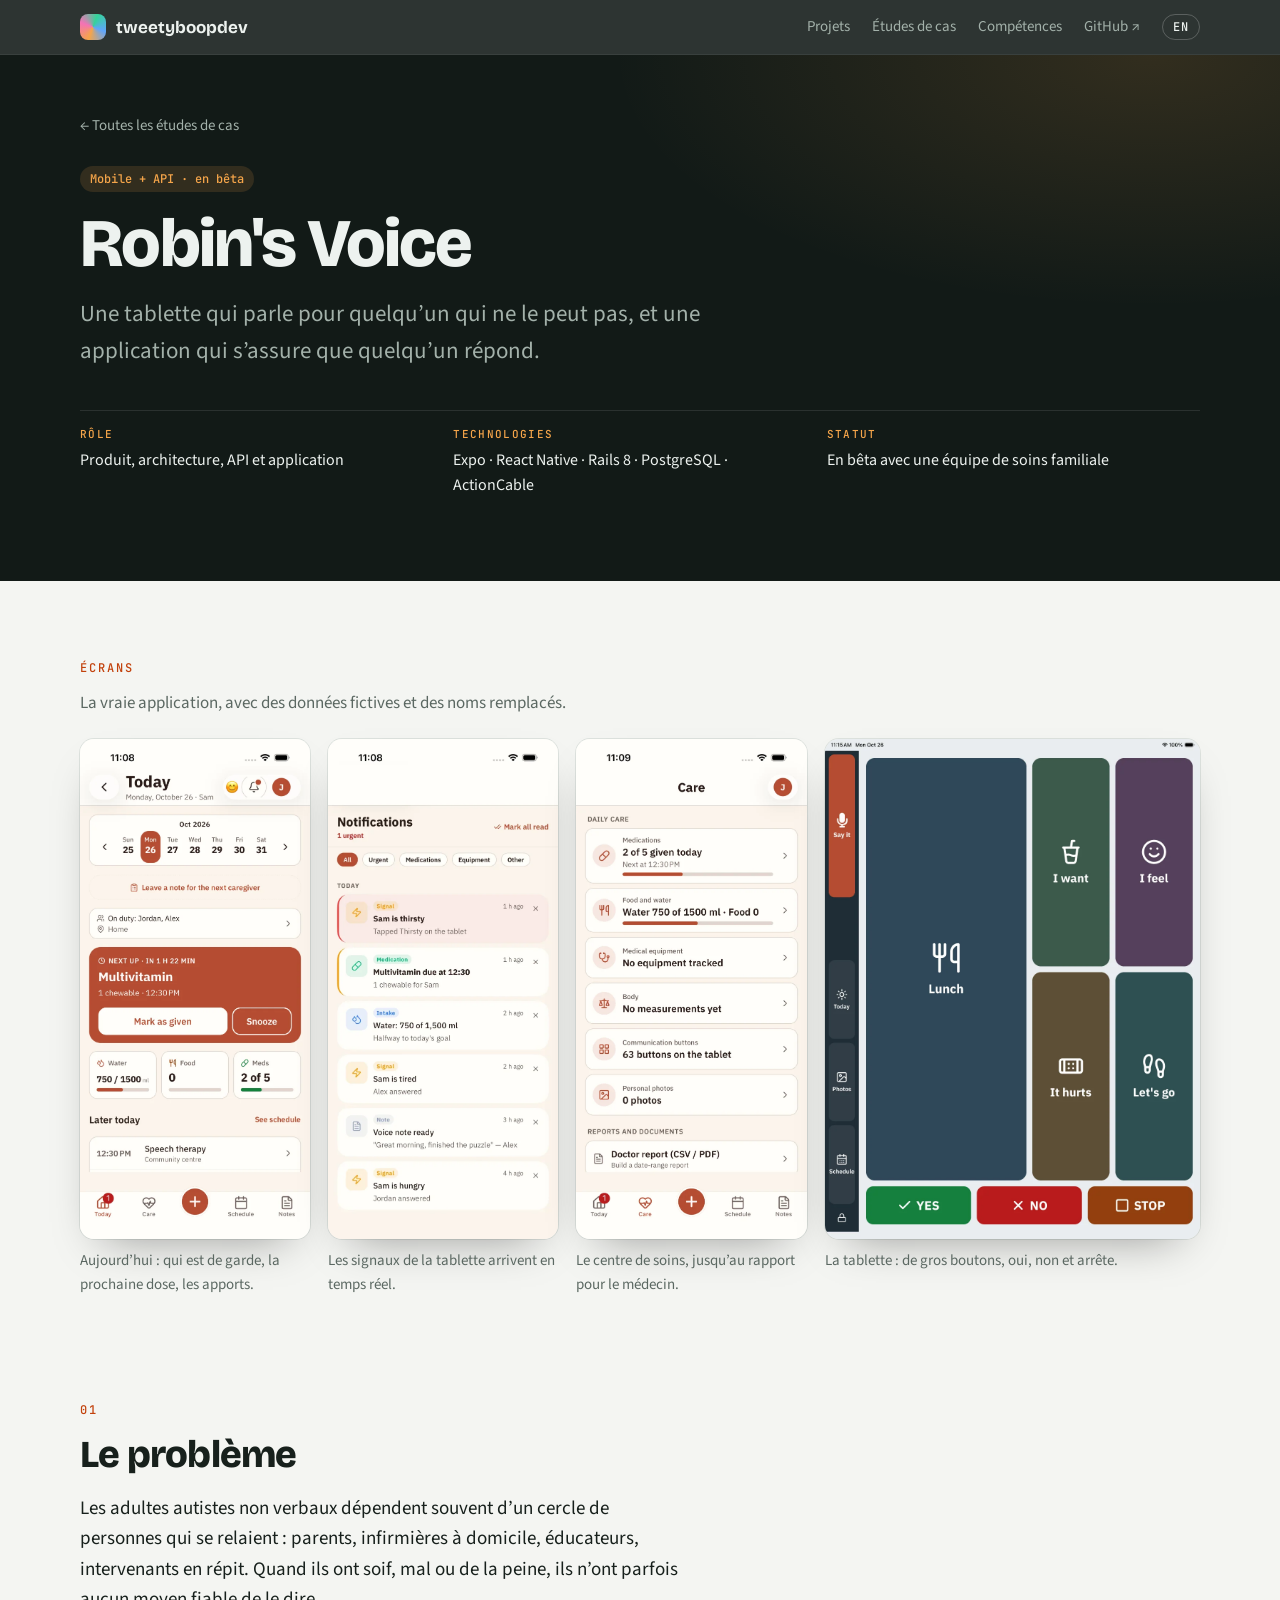
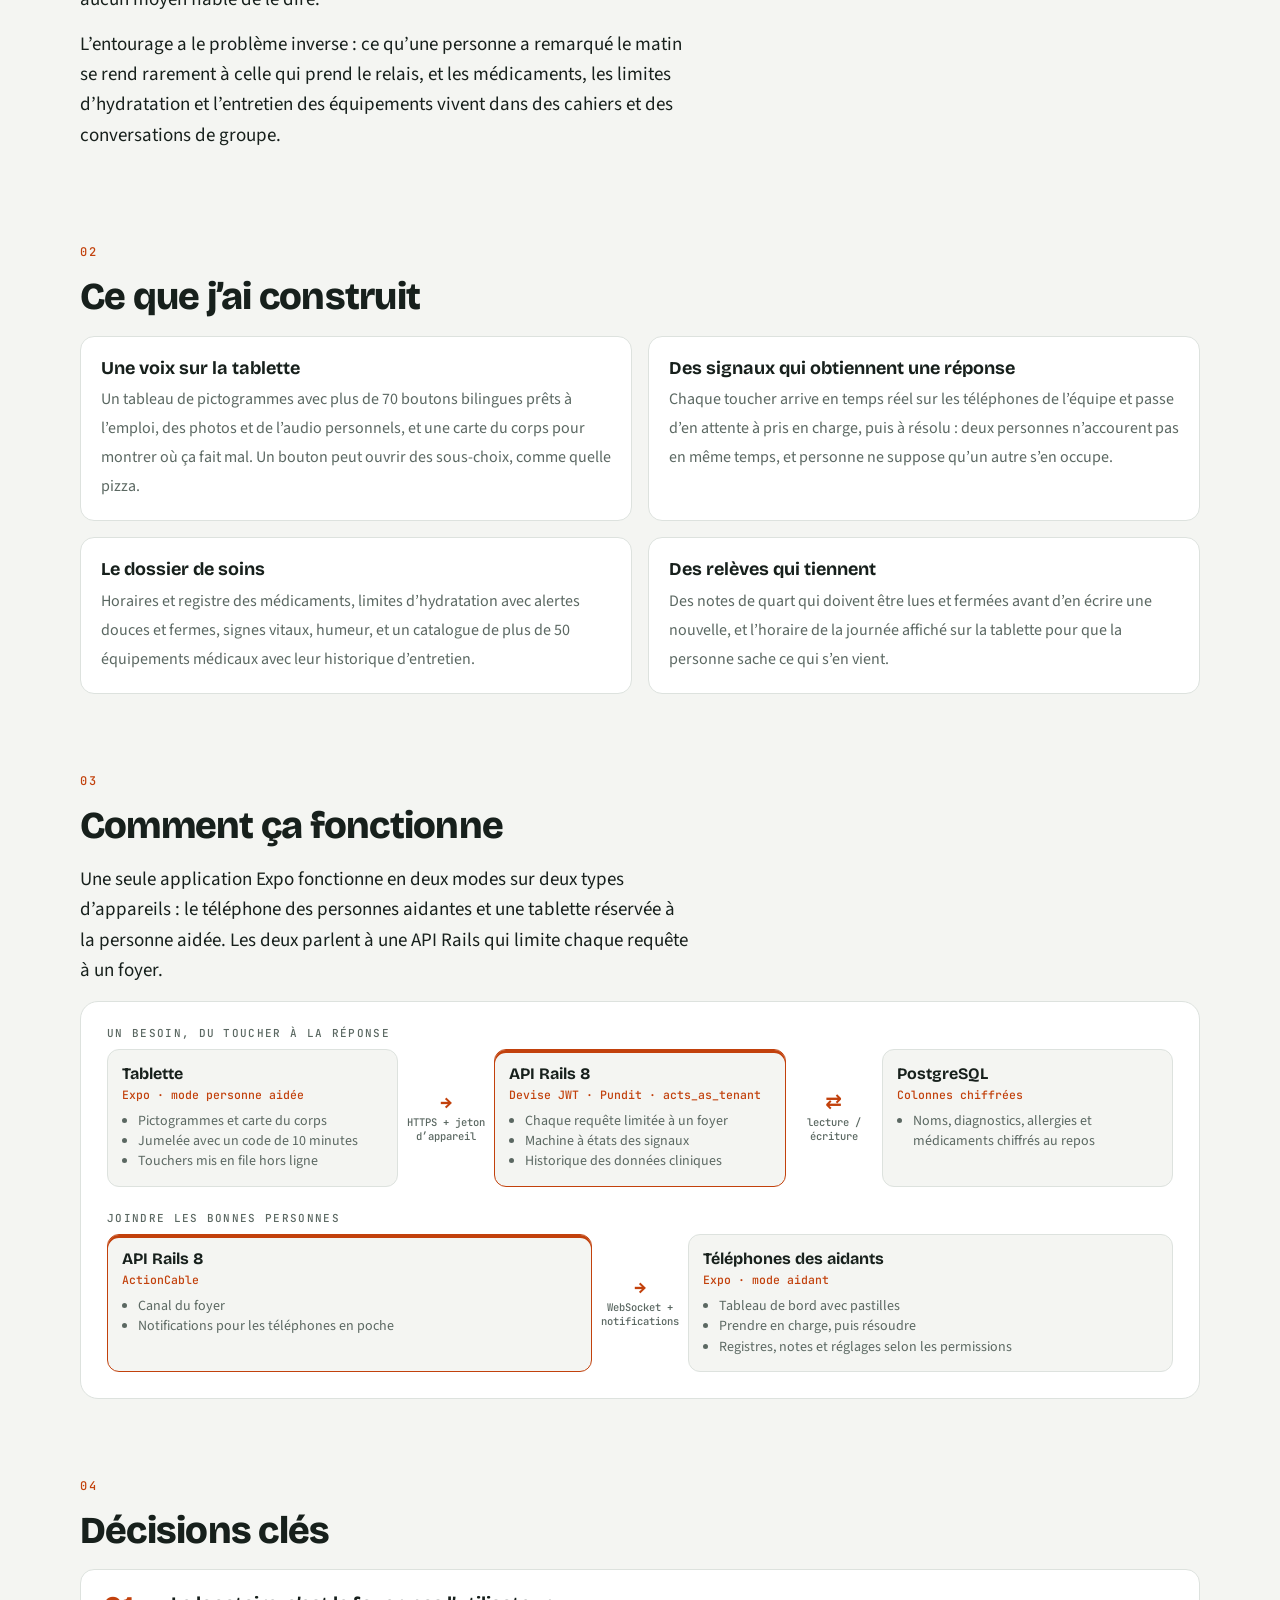
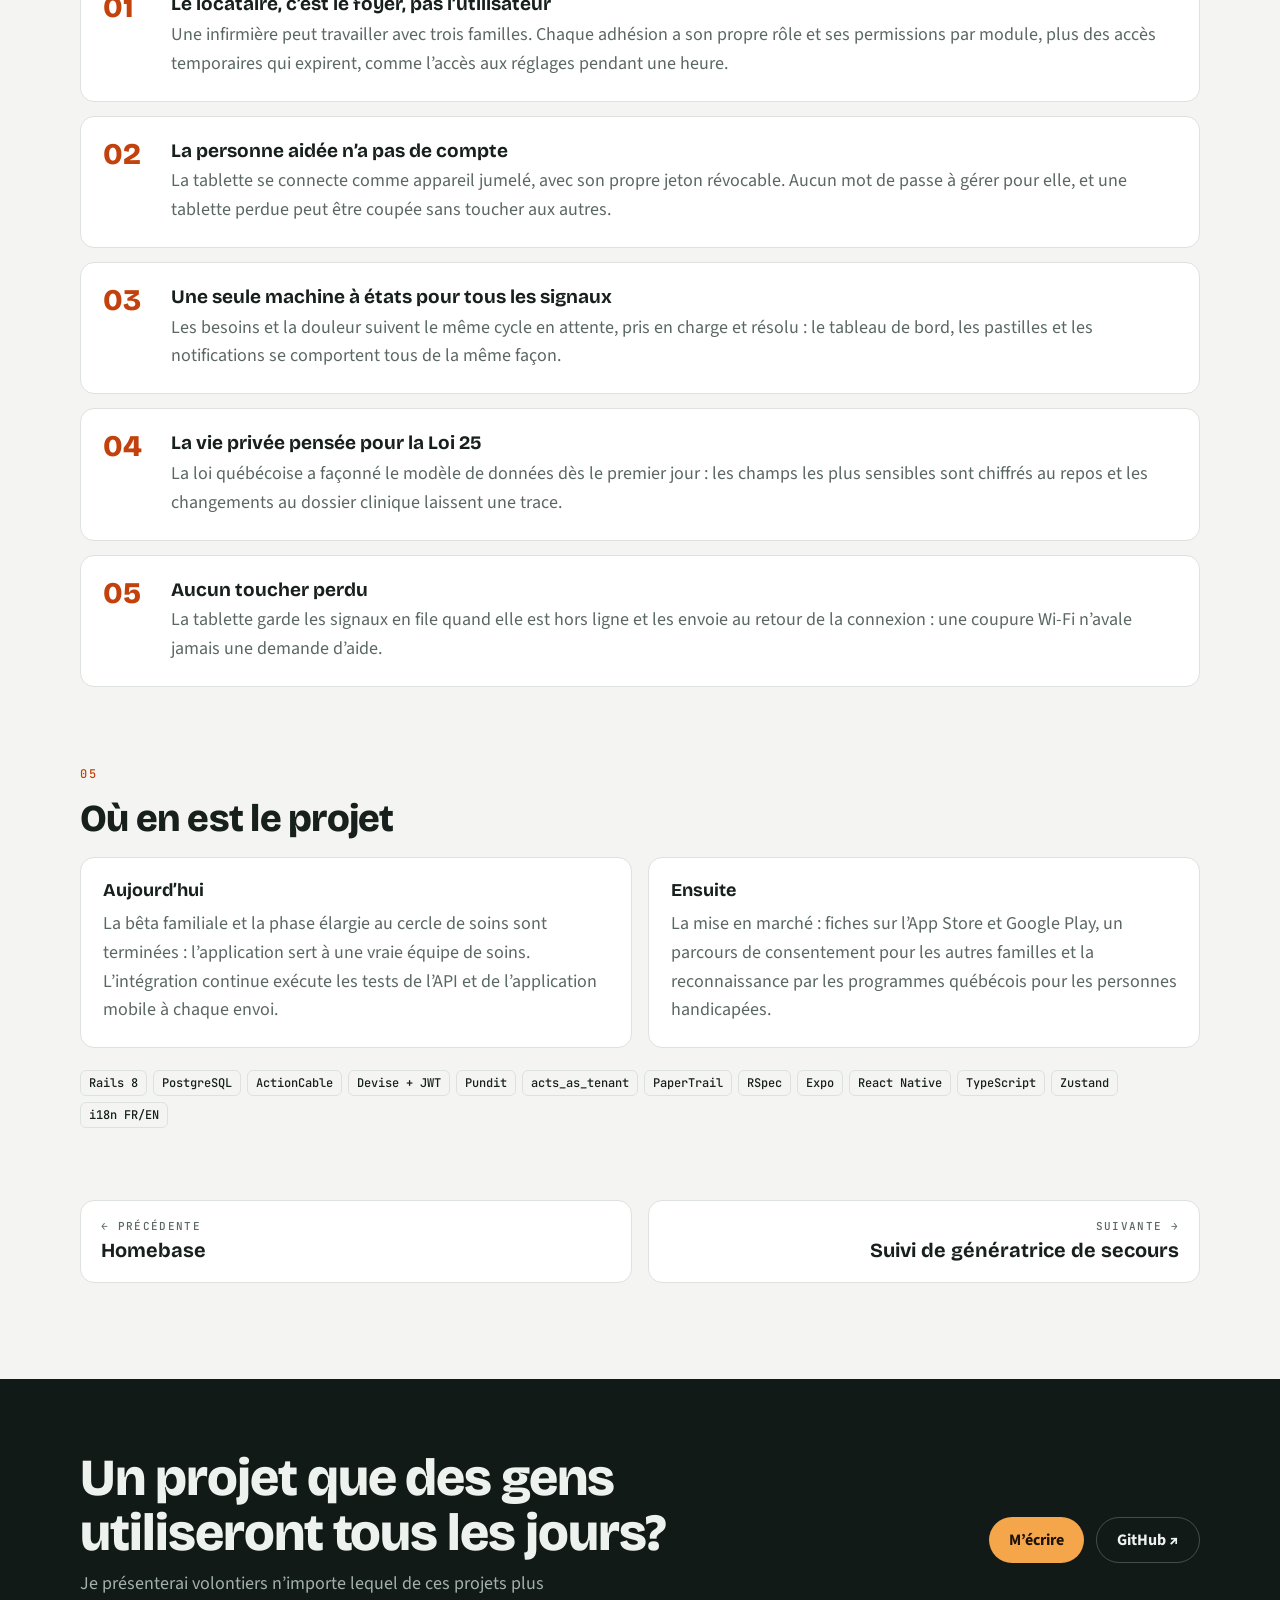
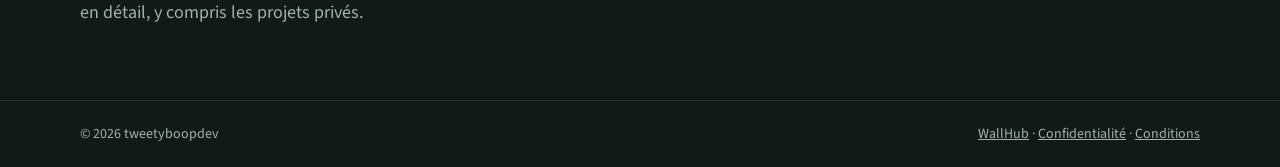
<file: fr/work/robins-voice/index.html>
<!doctype html>
<html lang="fr">
<head>
<meta charset="utf-8">
<meta name="viewport" content="width=device-width, initial-scale=1, viewport-fit=cover">
<title>Robin's Voice · Étude de cas · tweetyboopdev</title>
<meta name="description" content="Une tablette qui parle pour quelqu’un qui ne le peut pas, et une application qui s’assure que quelqu’un répond.">
<link rel="canonical" href="https://tweetyboopdev2022-code.github.io/fr/work/robins-voice/">
<link rel="alternate" hreflang="fr" href="https://tweetyboopdev2022-code.github.io/fr/work/robins-voice/">
<link rel="alternate" hreflang="en" href="https://tweetyboopdev2022-code.github.io/work/robins-voice/">
<link rel="alternate" hreflang="x-default" href="https://tweetyboopdev2022-code.github.io/work/robins-voice/">
<meta property="og:type" content="website">
<meta property="og:site_name" content="tweetyboopdev">
<meta property="og:title" content="Robin's Voice · Étude de cas · tweetyboopdev">
<meta property="og:description" content="Une tablette qui parle pour quelqu’un qui ne le peut pas, et une application qui s’assure que quelqu’un répond.">
<meta property="og:url" content="https://tweetyboopdev2022-code.github.io/fr/work/robins-voice/">
<meta property="og:image" content="https://tweetyboopdev2022-code.github.io/assets/og-fr.png">
<meta property="og:image:width" content="1200">
<meta property="og:image:height" content="630">
<meta property="og:locale" content="fr_CA">
<meta name="twitter:card" content="summary_large_image">
<meta name="theme-color" content="#121a17">
<link rel="icon" href="/assets/icon.svg" type="image/svg+xml">
<link rel="icon" href="/assets/icon-32.png" sizes="32x32" type="image/png">
<link rel="apple-touch-icon" href="/assets/apple-touch-icon.png">
<link rel="preconnect" href="https://fonts.googleapis.com">
<link rel="preconnect" href="https://fonts.gstatic.com" crossorigin>
<link rel="stylesheet" href="https://fonts.googleapis.com/css2?family=Bricolage+Grotesque:opsz,wght@12..96,500;12..96,700;12..96,800&family=Source+Sans+3:wght@400;600;700&family=JetBrains+Mono:wght@400;500&display=swap">
<link rel="stylesheet" href="/assets/site.css">
</head>
<body>

<header class="nav">
  <div class="wrap">
    <a class="brand" href="/fr/"><i aria-hidden="true"></i>tweetyboopdev</a>
    <ul>
      <li><a href="/fr/#work">Projets</a></li>
      <li><a href="/fr/#cases">Études de cas</a></li>
      <li><a href="/fr/#skills">Compétences</a></li>
      
      <li><a href="https://github.com/tweetyboopdev2022-code">GitHub ↗</a></li>
      <li><a class="lang" href="/work/robins-voice/" hreflang="en" lang="en" aria-label="Read in English">EN</a></li>
    </ul>
  </div>
</header>

<main>
  <section class="cs-hero" aria-labelledby="cs-h">
    <div class="wrap">
      <a class="crumb" href="/fr/#cases">← Toutes les études de cas</a>
      <div><span class="kind">Mobile + API · en bêta</span></div>
      <h1 id="cs-h">Robin's Voice</h1>
      <p class="lede">Une tablette qui parle pour quelqu’un qui ne le peut pas, et une application qui s’assure que quelqu’un répond.</p>
      <dl class="facts">
        <div><dt>Rôle</dt><dd>Produit, architecture, API et application</dd></div>
        <div><dt>Technologies</dt><dd>Expo · React Native · Rails 8 · PostgreSQL · ActionCable</dd></div>
        <div><dt>Statut</dt><dd>En bêta avec une équipe de soins familiale</dd></div>
      </dl>
    </div>
  </section>

  <div class="wrap">
    <section class="cs" aria-labelledby="sc-h">
      <span class="eyebrow" id="sc-h">Écrans</span>
      <p class="cs-note">La vraie application, avec des données fictives et des noms remplacés.</p>
      <div class="cs-shots"><figure style="--r:0.4597"><img src="/assets/shots/cases/robins-voice/today.webp" width="645" height="1403" loading="lazy" decoding="async" alt="Écran Aujourd’hui de l’aidant avec la semaine, qui est de garde, la prochaine dose et le suivi de l’eau, de la nourriture et des médicaments"><figcaption>Aujourd’hui : qui est de garde, la prochaine dose, les apports.</figcaption></figure><figure style="--r:0.4597"><img src="/assets/shots/cases/robins-voice/notifications.webp" width="645" height="1403" loading="lazy" decoding="async" alt="Fil de notifications avec des signaux de la tablette, un rappel de médicament, l’eau bue et une note vocale"><figcaption>Les signaux de la tablette arrivent en temps réel.</figcaption></figure><figure style="--r:0.4597"><img src="/assets/shots/cases/robins-voice/care.webp" width="645" height="1403" loading="lazy" decoding="async" alt="Centre de soins avec les médicaments, l’alimentation, l’équipement, les mesures, les boutons de communication, les photos et un rapport pour le médecin"><figcaption>Le centre de soins, jusqu’au rapport pour le médecin.</figcaption></figure><figure style="--r:0.7496"><img src="/assets/shots/cases/robins-voice/tablet.webp" width="1024" height="1366" loading="lazy" decoding="async" alt="Tablette de communication avec de grands boutons illustrés et Oui, Non et Arrête"><figcaption>La tablette : de gros boutons, oui, non et arrête.</figcaption></figure></div>
    </section>
    <section class="cs" aria-labelledby="p-h">
      <span class="eyebrow">01</span>
      <h2 id="p-h">Le problème</h2>
      <div class="prose"><p>Les adultes autistes non verbaux dépendent souvent d’un cercle de personnes qui se relaient : parents, infirmières à domicile, éducateurs, intervenants en répit. Quand ils ont soif, mal ou de la peine, ils n’ont parfois aucun moyen fiable de le dire.</p><p>L’entourage a le problème inverse : ce qu’une personne a remarqué le matin se rend rarement à celle qui prend le relais, et les médicaments, les limites d’hydratation et l’entretien des équipements vivent dans des cahiers et des conversations de groupe.</p></div>
    </section>

    <section class="cs" aria-labelledby="b-h">
      <span class="eyebrow">02</span>
      <h2 id="b-h">Ce que j’ai construit</h2>
      <div class="features"><div><b>Une voix sur la tablette</b><span>Un tableau de pictogrammes avec plus de 70 boutons bilingues prêts à l’emploi, des photos et de l’audio personnels, et une carte du corps pour montrer où ça fait mal. Un bouton peut ouvrir des sous-choix, comme quelle pizza.</span></div><div><b>Des signaux qui obtiennent une réponse</b><span>Chaque toucher arrive en temps réel sur les téléphones de l’équipe et passe d’en attente à pris en charge, puis à résolu : deux personnes n’accourent pas en même temps, et personne ne suppose qu’un autre s’en occupe.</span></div><div><b>Le dossier de soins</b><span>Horaires et registre des médicaments, limites d’hydratation avec alertes douces et fermes, signes vitaux, humeur, et un catalogue de plus de 50 équipements médicaux avec leur historique d’entretien.</span></div><div><b>Des relèves qui tiennent</b><span>Des notes de quart qui doivent être lues et fermées avant d’en écrire une nouvelle, et l’horaire de la journée affiché sur la tablette pour que la personne sache ce qui s’en vient.</span></div></div>
    </section>

    <section class="cs" aria-labelledby="h-h">
      <span class="eyebrow">03</span>
      <h2 id="h-h">Comment ça fonctionne</h2>
      <div class="prose"><p>Une seule application Expo fonctionne en deux modes sur deux types d’appareils : le téléphone des personnes aidantes et une tablette réservée à la personne aidée. Les deux parlent à une API Rails qui limite chaque requête à un foyer.</p></div>
      <figure class="diagram" style="margin:0" aria-label="Schéma du système">
      <div class="flow">
        <h3>Un besoin, du toucher à la réponse</h3>
        <div class="lane">
          <div class="stage"><b>Tablette</b><small>Expo · mode personne aidée</small><ul><li>Pictogrammes et carte du corps</li><li>Jumelée avec un code de 10 minutes</li><li>Touchers mis en file hors ligne</li></ul></div><div class="link">HTTPS + jeton d’appareil</div><div class="stage hot"><b>API Rails 8</b><small>Devise JWT · Pundit · acts_as_tenant</small><ul><li>Chaque requête limitée à un foyer</li><li>Machine à états des signaux</li><li>Historique des données cliniques</li></ul></div><div class="link both">lecture / écriture</div><div class="stage"><b>PostgreSQL</b><small>Colonnes chiffrées</small><ul><li>Noms, diagnostics, allergies et médicaments chiffrés au repos</li></ul></div>
        </div>
      </div>
      <div class="flow">
        <h3>Joindre les bonnes personnes</h3>
        <div class="lane">
          <div class="stage hot"><b>API Rails 8</b><small>ActionCable</small><ul><li>Canal du foyer</li><li>Notifications pour les téléphones en poche</li></ul></div><div class="link">WebSocket + notifications</div><div class="stage"><b>Téléphones des aidants</b><small>Expo · mode aidant</small><ul><li>Tableau de bord avec pastilles</li><li>Prendre en charge, puis résoudre</li><li>Registres, notes et réglages selon les permissions</li></ul></div>
        </div>
      </div>
      </figure>
    </section>

    <section class="cs" aria-labelledby="d-h">
      <span class="eyebrow">04</span>
      <h2 id="d-h">Décisions clés</h2>
      <ol class="decisions"><li><b>Le locataire, c’est le foyer, pas l’utilisateur</b><span>Une infirmière peut travailler avec trois familles. Chaque adhésion a son propre rôle et ses permissions par module, plus des accès temporaires qui expirent, comme l’accès aux réglages pendant une heure.</span></li><li><b>La personne aidée n’a pas de compte</b><span>La tablette se connecte comme appareil jumelé, avec son propre jeton révocable. Aucun mot de passe à gérer pour elle, et une tablette perdue peut être coupée sans toucher aux autres.</span></li><li><b>Une seule machine à états pour tous les signaux</b><span>Les besoins et la douleur suivent le même cycle en attente, pris en charge et résolu : le tableau de bord, les pastilles et les notifications se comportent tous de la même façon.</span></li><li><b>La vie privée pensée pour la Loi 25</b><span>La loi québécoise a façonné le modèle de données dès le premier jour : les champs les plus sensibles sont chiffrés au repos et les changements au dossier clinique laissent une trace.</span></li><li><b>Aucun toucher perdu</b><span>La tablette garde les signaux en file quand elle est hors ligne et les envoie au retour de la connexion : une coupure Wi-Fi n’avale jamais une demande d’aide.</span></li></ol>
    </section>

    <section class="cs" aria-labelledby="s-h">
      <span class="eyebrow">05</span>
      <h2 id="s-h">Où en est le projet</h2>
      <div class="status"><div><h3>Aujourd’hui</h3><p>La bêta familiale et la phase élargie au cercle de soins sont terminées : l’application sert à une vraie équipe de soins. L’intégration continue exécute les tests de l’API et de l’application mobile à chaque envoi.</p></div><div><h3>Ensuite</h3><p>La mise en marché : fiches sur l’App Store et Google Play, un parcours de consentement pour les autres familles et la reconnaissance par les programmes québécois pour les personnes handicapées.</p></div></div>
      <div style="margin-top:22px"><div class="tags"><span>Rails 8</span><span>PostgreSQL</span><span>ActionCable</span><span>Devise + JWT</span><span>Pundit</span><span>acts_as_tenant</span><span>PaperTrail</span><span>RSpec</span><span>Expo</span><span>React Native</span><span>TypeScript</span><span>Zustand</span><span>i18n FR/EN</span></div></div>
    </section>

    <nav class="pager" aria-label="Autres études de cas">
      <a href="/fr/work/homebase/"><span>← Précédente</span><b>Homebase</b></a>
      <a href="/fr/work/generator-monitor/"><span>Suivante →</span><b>Suivi de génératrice de secours</b></a>
    </nav>
  </div>
</main>

<section class="contact" aria-labelledby="contact-h">
  <div class="wrap">
    <div>
      <h2 id="contact-h">Un projet que des gens utiliseront tous les jours?</h2>
      <p>Je présenterai volontiers n’importe lequel de ces projets plus en détail, y compris les projets privés.</p>
    </div>
    <div class="actions"><a class="btn primary" href="mailto:tweetyboopdev2022@gmail.com">M’écrire</a><a class="btn ghost" href="https://github.com/tweetyboopdev2022-code">GitHub ↗</a></div>
  </div>
</section>
<footer>
  <div class="wrap">
    <span>© 2026 tweetyboopdev</span>
    <span><a href="/wallhub/">WallHub</a> · <a href="/wallhub/privacy.html">Confidentialité</a> · <a href="/wallhub/terms.html">Conditions</a></span>
  </div>
</footer>
</body>
</html>
</file>
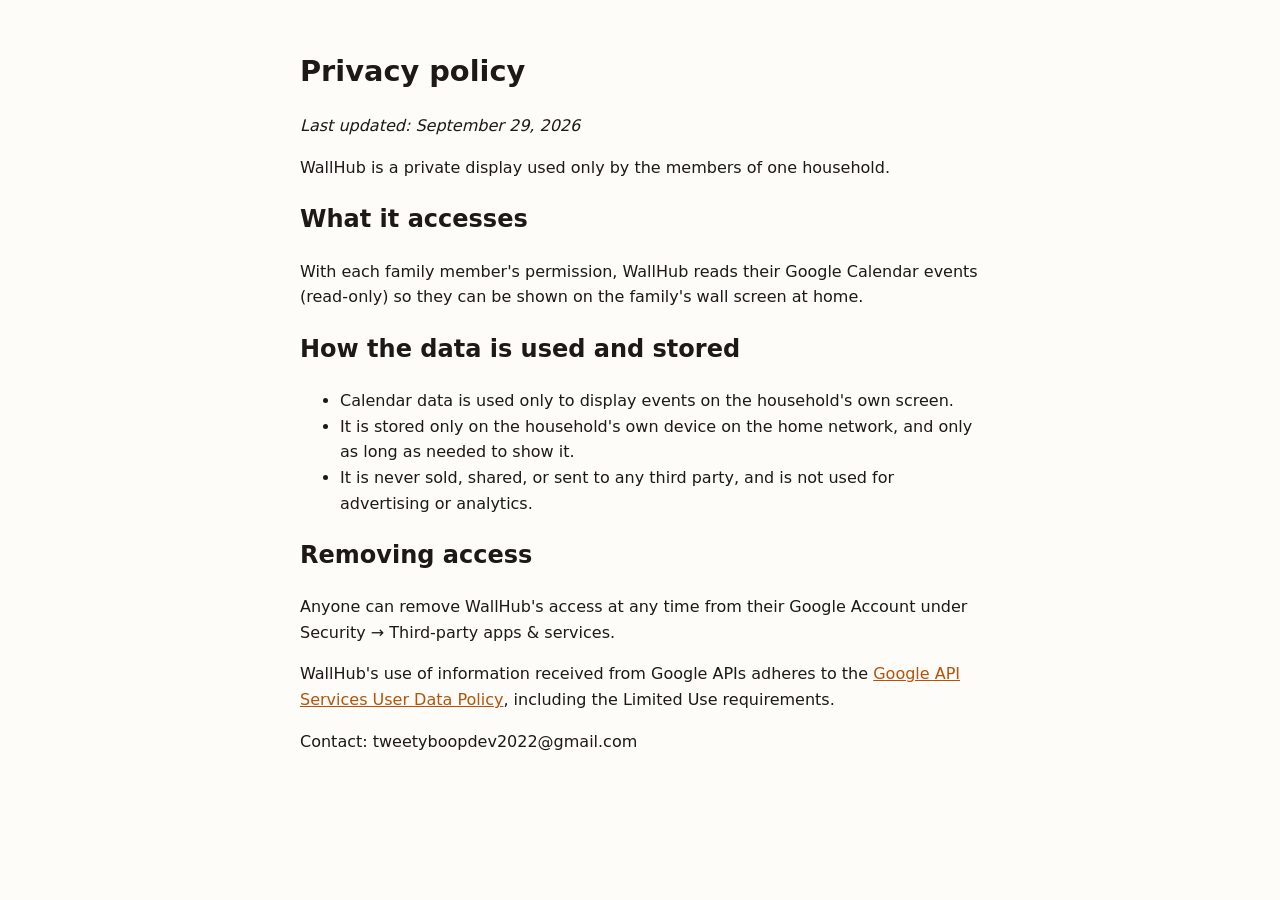
<file: wallhub/privacy.html>
<!doctype html><html lang="en"><head><meta charset="utf-8"><meta name="viewport" content="width=device-width,initial-scale=1"><title>WallHub – Privacy policy</title><style>body{font-family:system-ui,sans-serif;max-width:680px;margin:48px auto;padding:0 20px;line-height:1.6;color:#1c1917;background:#fdfcf9}h1{font-size:1.8em}a{color:#b45309}</style></head><body>
<h1>Privacy policy</h1>
<p><em>Last updated: September 29, 2026</em></p>
<p>WallHub is a private display used only by the members of one household.</p>
<h2>What it accesses</h2>
<p>With each family member's permission, WallHub reads their Google Calendar events (read-only) so they can be shown on the family's wall screen at home.</p>
<h2>How the data is used and stored</h2>
<ul>
<li>Calendar data is used only to display events on the household's own screen.</li>
<li>It is stored only on the household's own device on the home network, and only as long as needed to show it.</li>
<li>It is never sold, shared, or sent to any third party, and is not used for advertising or analytics.</li>
</ul>
<h2>Removing access</h2>
<p>Anyone can remove WallHub's access at any time from their Google Account under Security → Third-party apps &amp; services.</p>
<p>WallHub's use of information received from Google APIs adheres to the <a href="https://developers.google.com/terms/api-services-user-data-policy">Google API Services User Data Policy</a>, including the Limited Use requirements.</p>
<p>Contact: tweetyboopdev2022@gmail.com</p>
</body></html>
</file>
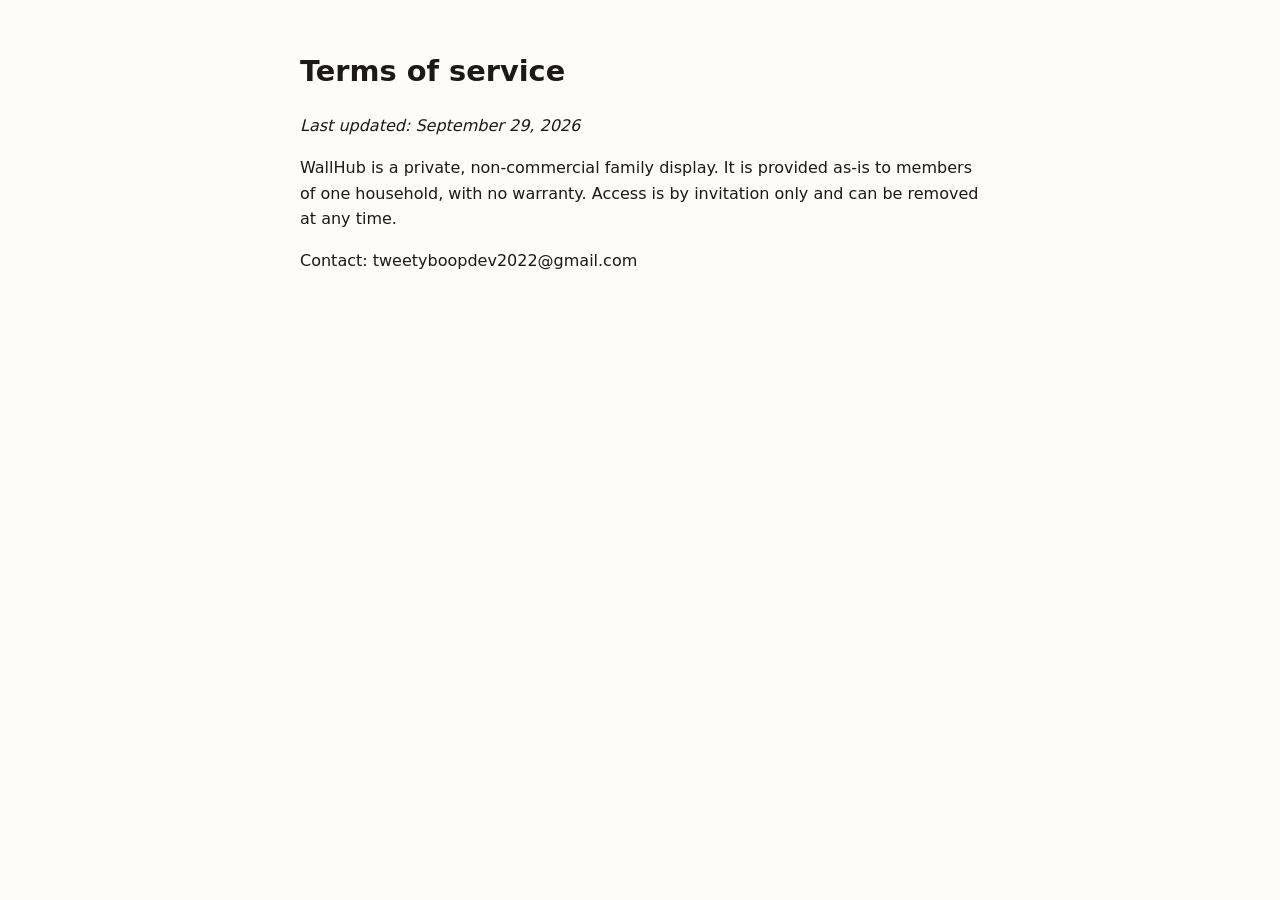
<file: wallhub/terms.html>
<!doctype html><html lang="en"><head><meta charset="utf-8"><meta name="viewport" content="width=device-width,initial-scale=1"><title>WallHub – Terms of service</title><style>body{font-family:system-ui,sans-serif;max-width:680px;margin:48px auto;padding:0 20px;line-height:1.6;color:#1c1917;background:#fdfcf9}h1{font-size:1.8em}a{color:#b45309}</style></head><body>
<h1>Terms of service</h1>
<p><em>Last updated: September 29, 2026</em></p>
<p>WallHub is a private, non-commercial family display. It is provided as-is to members of one household, with no warranty. Access is by invitation only and can be removed at any time.</p>
<p>Contact: tweetyboopdev2022@gmail.com</p>
</body></html>
</file>
<file: assets/site.css>
/* Layout: a dark "living room" hero holding three device mockups (wall display, e-reader, phone);
   below it a light page: proof strip, featured + grid projects, case-study rows, skills, contact band. */
:root {
  --bg: #f4f5f2;
  --surface: #ffffff;
  --ink: #17201c;
  --muted: #5b6862;
  --line: #dde2de;
  --accent: #c2410c;
  --accent-soft: #fde8d9;
  --night: #121a17;
  --night-2: #1b2622;
  --night-ink: #edf2ef;
  --night-muted: #a3b1aa;
  --glow: #f5a54a;
  --display: "Bricolage Grotesque", "Avenir Next", "Segoe UI", system-ui, sans-serif;
  --body: "Source Sans 3", "Segoe UI", system-ui, sans-serif;
  --mono: "JetBrains Mono", ui-monospace, Menlo, Consolas, monospace;
  --radius: 18px;
  color-scheme: light;
}
@media (prefers-color-scheme: dark) {
  :root {
    --bg: #0e1412; --surface: #151d1a; --ink: #e7ede9; --muted: #9db0a7; --line: #24302b;
    --accent: #f5a54a; --accent-soft: #33261a; --night: #090e0c; --night-2: #121a17;
    color-scheme: dark;
  }
}
* { box-sizing: border-box; }
html { scroll-behavior: smooth; scroll-padding-top: 72px; }
@media (prefers-reduced-motion: reduce) { html { scroll-behavior: auto; } *, *::before, *::after { transition: none !important; animation: none !important; } }
body { margin: 0; background: var(--bg); color: var(--ink); font: 18px/1.6 var(--body); -webkit-font-smoothing: antialiased; }
img, svg { max-width: 100%; }
a { color: inherit; }
a:focus-visible, button:focus-visible { outline: 3px solid var(--glow); outline-offset: 3px; border-radius: 6px; }
.wrap { max-width: 1160px; margin: 0 auto; padding-left: max(20px, env(safe-area-inset-left, 0px)); padding-right: max(20px, env(safe-area-inset-right, 0px)); }
.eyebrow { font: 500 12px/1 var(--mono); letter-spacing: .16em; text-transform: uppercase; color: var(--accent); }

/* nav */
.nav { position: sticky; top: env(safe-area-inset-top, 0px); z-index: 20; background: color-mix(in srgb, var(--night) 88%, transparent); backdrop-filter: blur(12px); -webkit-backdrop-filter: blur(12px); color: var(--night-ink); border-bottom: 1px solid rgba(255,255,255,.06); }
body::before { content: ""; position: fixed; inset: 0 0 auto; height: env(safe-area-inset-top, 0px); z-index: 30; background: var(--night); }
.nav .wrap { display: flex; align-items: center; justify-content: space-between; gap: 16px; padding-block: 14px; }
.brand { display: flex; align-items: center; gap: 10px; font: 700 17px/1 var(--display); text-decoration: none; }
.brand i { width: 26px; height: 26px; border-radius: 8px; background: conic-gradient(from 200deg, #f5a54a, #f472b6, #34d399, #60a5fa, #f5a54a); display: inline-block; }
.nav ul { list-style: none; display: flex; gap: 22px; margin: 0; padding: 0; font-size: 15px; }
.nav ul a { text-decoration: none; color: var(--night-muted); }
.nav ul a:hover { color: var(--night-ink); }
@media (max-width: 560px) { .nav ul li:not(:last-child) { display: none; } }

/* hero */
.hero { background: radial-gradient(1200px 500px at 85% 10%, rgba(245,165,74,.16), transparent 60%), radial-gradient(900px 500px at 0% 100%, rgba(52,211,153,.10), transparent 60%), var(--night); color: var(--night-ink); overflow: hidden; }
.hero .wrap { display: grid; grid-template-columns: minmax(0, 1.05fr) minmax(0, 1fr); gap: 48px; align-items: center; padding-block: 72px 88px; }
@media (max-width: 960px) { .hero .wrap { grid-template-columns: minmax(0, 1fr); padding-block: 48px 64px; } }
.hero h1 { font: 800 clamp(40px, 6vw, 72px)/1.0 var(--display); letter-spacing: -.025em; margin: 18px 0 22px; text-wrap: balance; }
.hero h1 em { font-style: normal; color: var(--glow); }
.hero p.lede { font-size: 20px; color: var(--night-muted); max-width: 54ch; margin: 0 0 30px; }
.cta { display: flex; flex-wrap: wrap; gap: 12px; }
.btn { display: inline-flex; align-items: center; gap: 8px; font: 700 16px/1 var(--body); padding: 14px 20px; border-radius: 999px; text-decoration: none; transition: transform .15s ease, background-color .2s; }
.btn.primary { background: var(--glow); color: #1d1206; }
.btn.ghost { border: 1px solid rgba(255,255,255,.22); color: var(--night-ink); }
.btn:hover { transform: translateY(-1px); }
.hero .eyebrow { color: var(--glow); }

/* devices */
.devices { position: relative; height: 470px; }
@media (max-width: 960px) { .devices { height: 420px; max-width: 560px; width: 100%; margin: 0 auto; } }
@media (max-width: 480px) { .devices { height: 360px; } }
.dev { position: absolute; border-radius: 22px; box-shadow: 0 30px 60px -20px rgba(0,0,0,.6), 0 0 0 1px rgba(255,255,255,.06); }
.wall { left: 0; top: 0; width: 58%; height: 92%; background: #0b0f0e; padding: 12px; border-radius: 20px; }
.wall .screen { height: 100%; border-radius: 12px; background: linear-gradient(180deg, #1c2622, #141c19); padding: 14px; display: grid; grid-template-rows: auto auto 1fr; gap: 10px; overflow: hidden; }
.wall .time { font: 800 clamp(26px, 4vw, 40px)/1 var(--display); color: #fff; }
.wall .time small { display: block; font: 500 11px/1.4 var(--mono); color: #a3b1aa; letter-spacing: .06em; margin-top: 6px; }
.tabs { display: flex; flex-wrap: wrap; gap: 5px; }
.tabs b { font: 700 10px/1 var(--display); padding: 6px 8px; border-radius: 7px; color: #16120c; }
.tiles { display: grid; grid-template-columns: 1fr 1fr; gap: 7px; align-content: start; }
.tile { background: rgba(255,255,255,.06); border-radius: 9px; padding: 8px 9px; font-size: 11px; line-height: 1.3; color: #dfe7e3; min-width: 0; }
.tile b { display: block; font: 700 9px/1.2 var(--mono); letter-spacing: .08em; text-transform: uppercase; color: #a3b1aa; margin-bottom: 4px; }
.tile.wide { grid-column: span 2; }
.stars { color: #fbbf24; letter-spacing: 2px; }
.desk { right: 0; top: 5%; width: 54%; aspect-ratio: 1440 / 900; padding: 6px; background: #0b0f0e; border-radius: 12px; }
.phone { right: 7%; bottom: 0; height: 62%; aspect-ratio: 645 / 1403; padding: 6px; background: #0b0f0e; border-radius: 24px; }
.desk img, .phone img { display: block; width: 100%; height: 100%; object-fit: cover; object-position: top; border-radius: 7px; }
.phone img { border-radius: 18px; }
@media (prefers-reduced-motion: no-preference) {
  .dev { animation: rise .8s cubic-bezier(.2,.7,.2,1) both; }
  .desk { animation-delay: .12s; } .phone { animation-delay: .24s; }
  @keyframes rise { from { transform: translateY(14px); } to { transform: none; } }
}

/* proof strip */
.proof { border-bottom: 1px solid var(--line); background: var(--surface); }
.proof .wrap { display: grid; grid-template-columns: repeat(4, minmax(0, 1fr)); gap: 0; }
@media (max-width: 760px) { .proof .wrap { grid-template-columns: repeat(2, minmax(0, 1fr)); } }
.proof div { padding: 26px 18px 26px 0; border-right: 1px solid var(--line); min-width: 0; }
.proof div + div { padding-left: 22px; }
.proof div:last-child { border-right: 0; }
@media (max-width: 760px) { .proof div { border-right: 0; padding-left: 0 !important; } }
.proof strong { display: block; font: 800 clamp(24px, 3vw, 32px)/1.05 var(--display); letter-spacing: -.01em; font-variant-numeric: tabular-nums; }
.proof span { font-size: 15px; color: var(--muted); }

/* sections */
section.block { padding-block: 88px 24px; }
.head { display: flex; flex-wrap: wrap; align-items: end; justify-content: space-between; gap: 16px; margin-bottom: 34px; }
.head h2 { font: 800 clamp(30px, 4vw, 46px)/1.05 var(--display); letter-spacing: -.02em; margin: 10px 0 0; text-wrap: balance; }
.head p { margin: 0; color: var(--muted); max-width: 46ch; }

/* projects */
.projects { display: grid; grid-template-columns: repeat(6, minmax(0, 1fr)); gap: 20px; }
.proj { grid-column: span 2; background: var(--surface); border: 1px solid var(--line); border-radius: var(--radius); overflow: hidden; display: flex; flex-direction: column; min-width: 0; transition: transform .2s ease, box-shadow .2s ease; }
.proj:hover { transform: translateY(-3px); box-shadow: 0 18px 40px -24px rgba(0,0,0,.35); }
.proj.feature { grid-column: span 6; display: grid; grid-template-columns: minmax(0, 1.1fr) minmax(0, 1fr); }
@media (max-width: 960px) { .proj { grid-column: span 3; } .proj.feature { grid-column: span 6; grid-template-columns: minmax(0, 1fr); } }
@media (max-width: 640px) { .proj, .proj.feature { grid-column: span 6; } }
.art { min-height: 150px; position: relative; overflow: hidden; }
.proj .body { padding: 24px; display: flex; flex-direction: column; gap: 12px; flex: 1; }
.proj h3 { font: 800 26px/1.1 var(--display); margin: 0; letter-spacing: -.01em; }
.proj.feature h3 { font-size: clamp(30px, 3.6vw, 40px); }
.proj p { margin: 0; color: var(--muted); }
.metric { font: 500 14px/1.5 var(--mono); color: var(--accent); }
.tags { display: flex; flex-wrap: wrap; gap: 6px; }
.tags span { font: 500 12px/1 var(--mono); padding: 6px 8px; border-radius: 6px; background: var(--bg); border: 1px solid var(--line); }
.links { display: flex; flex-wrap: wrap; gap: 16px; margin-top: auto; padding-top: 6px; }
.links a { font-weight: 700; color: var(--accent); text-decoration: none; }
.links a:hover { text-decoration: underline; text-underline-offset: 3px; }

/* project art */
.art.epub { background: #102019; display: grid; place-items: center; padding: 28px; min-height: 280px; }
.term { width: 100%; max-width: 460px; background: #0a1210; border-radius: 12px; box-shadow: 0 20px 40px -20px rgba(0,0,0,.7); font: 12.5px/1.6 var(--mono); color: #cfe3d9; overflow: hidden; }
.term .bar { display: flex; gap: 6px; padding: 10px 12px; background: #13201b; }
.term .bar i { width: 10px; height: 10px; border-radius: 50%; background: #2c3f37; }
.term pre { margin: 0; padding: 14px 16px; white-space: pre-wrap; overflow-wrap: anywhere; }
.term .ok { color: #5ed1b9; } .term .dim { color: #7d968b; } .term .hi { color: #f5a54a; }
.art.recap { background: #e9e7e1; }
.art.recap .page { position: absolute; inset: 22px 22px -10px; background: #f6f5f1; border: 1px solid #cfccc4; border-radius: 6px; padding: 16px; font: 12px/1.5 Georgia, serif; color: #333; }
.art.recap .page b { font: 700 13px/1.2 var(--display); display: block; margin-bottom: 4px; color: #111; }
.art.hs { background: linear-gradient(135deg, #1c2622, #101715); padding: 22px; display: flex; flex-wrap: wrap; gap: 7px; align-content: center; }
.art.hs b { font: 700 12px/1 var(--display); padding: 8px 10px; border-radius: 8px; color: #16120c; }
.art.grim { background: #1b1830; padding: 22px; display: grid; gap: 8px; align-content: center; }
.art.grim .book { display: flex; align-items: center; gap: 10px; background: rgba(255,255,255,.07); border-radius: 10px; padding: 8px 10px; color: #e8e5ff; font-size: 13px; }
.art.grim .book i { width: 22px; height: 30px; border-radius: 3px; flex: none; }
.art.grim .book em { margin-left: auto; font-style: normal; font: 500 11px/1 var(--mono); color: #b9b2ff; }

/* case studies */
.cases { display: grid; gap: 18px; }
.case { display: grid; grid-template-columns: minmax(0, 300px) minmax(0, 1fr); gap: 36px; background: var(--surface); border: 1px solid var(--line); border-radius: var(--radius); padding: 32px; }
@media (max-width: 820px) { .case { grid-template-columns: minmax(0, 1fr); gap: 18px; padding: 24px; } }
.case aside { display: grid; gap: 14px; align-content: start; }
.case h3 { font: 800 28px/1.1 var(--display); margin: 0; letter-spacing: -.01em; }
.kind { justify-self: start; font: 500 12px/1 var(--mono); padding: 7px 10px; border-radius: 999px; background: var(--accent-soft); color: var(--accent); }
.case dl { margin: 0; display: grid; gap: 10px; font-size: 15px; }
.case dt { font: 500 11px/1 var(--mono); letter-spacing: .12em; text-transform: uppercase; color: var(--muted); }
.case dd { margin: 4px 0 0; }
.case .story { display: grid; gap: 14px; max-width: 68ch; }
.case .story p { margin: 0; font-size: 19px; }
.case ul { margin: 0; padding: 0; list-style: none; display: grid; gap: 10px; }
.case li { position: relative; padding-left: 22px; color: var(--muted); }
.case li::before { content: ""; position: absolute; left: 0; top: .62em; width: 10px; height: 2px; background: var(--accent); }
.private { font-size: 15px; color: var(--muted); }

/* skills */
.skills { display: grid; grid-template-columns: repeat(3, minmax(0, 1fr)); gap: 20px; }
@media (max-width: 860px) { .skills { grid-template-columns: minmax(0, 1fr); } }
.skill { border-top: 3px solid var(--ink); padding-top: 18px; display: grid; gap: 10px; align-content: start; }
.skill h3 { font: 800 22px/1.15 var(--display); margin: 0; }
.skill p { margin: 0; color: var(--muted); }
.principles { margin-top: 40px; display: grid; grid-template-columns: repeat(4, minmax(0, 1fr)); gap: 14px; }
@media (max-width: 860px) { .principles { grid-template-columns: repeat(2, minmax(0, 1fr)); } }
.principles div { background: var(--surface); border: 1px solid var(--line); border-radius: 14px; padding: 18px; min-width: 0; }
.principles b { display: block; font: 700 17px/1.2 var(--display); margin-bottom: 6px; }
.principles span { font-size: 15px; color: var(--muted); }

/* contact */
.contact { margin-top: 96px; background: var(--night); color: var(--night-ink); }
.contact .wrap { padding-block: 72px; display: grid; grid-template-columns: minmax(0, 1fr) auto; gap: 28px; align-items: center; }
@media (max-width: 760px) { .contact .wrap { grid-template-columns: minmax(0, 1fr); } }
.contact h2 { font: 800 clamp(30px, 4.4vw, 52px)/1.05 var(--display); margin: 0 0 10px; letter-spacing: -.02em; text-wrap: balance; }
.contact p { margin: 0; color: var(--night-muted); max-width: 52ch; }
footer { background: var(--night); color: var(--night-muted); border-top: 1px solid rgba(255,255,255,.07); font-size: 14px; }
footer .wrap { display: flex; flex-wrap: wrap; justify-content: space-between; gap: 12px; padding-block: 22px calc(22px + env(safe-area-inset-bottom, 0px)); }
footer a { color: var(--night-muted); }

/* language switch + availability */
.lang { border: 1px solid rgba(255,255,255,.22); border-radius: 999px; padding: 4px 10px; font: 500 12px/1 var(--mono); letter-spacing: .08em; }
.nav ul a.lang { color: var(--night-ink); }
.avail { display: inline-flex; align-items: center; gap: 8px; font-size: 15px; color: var(--night-muted); margin: -14px 0 26px; }
.avail::before { content: ""; width: 8px; height: 8px; border-radius: 50%; background: #34d399; box-shadow: 0 0 0 4px rgba(52,211,153,.18); }
.case .more { margin-top: 4px; font-weight: 700; color: var(--accent); text-decoration: none; justify-self: start; }
.case .more:hover { text-decoration: underline; text-underline-offset: 3px; }
.contact .actions { display: flex; flex-wrap: wrap; gap: 12px; }

/* case study pages */
.cs-hero { background: radial-gradient(900px 420px at 90% 0%, rgba(245,165,74,.14), transparent 60%), var(--night); color: var(--night-ink); }
.cs-hero .wrap { padding-block: 56px 64px; }
.crumb { font-size: 15px; color: var(--night-muted); text-decoration: none; }
.crumb:hover { color: var(--night-ink); }
.cs-hero .kind { margin-top: 26px; background: rgba(245,165,74,.14); color: var(--glow); display: inline-block; }
.cs-hero h1 { font: 800 clamp(38px, 6vw, 68px)/1.02 var(--display); letter-spacing: -.025em; margin: 16px 0 18px; max-width: 18ch; text-wrap: balance; }
.cs-hero .lede { font-size: clamp(19px, 2.2vw, 23px); color: var(--night-muted); max-width: 60ch; margin: 0; }
.facts { display: grid; grid-template-columns: repeat(3, minmax(0, 1fr)); gap: 0; margin-top: 40px; border-top: 1px solid rgba(255,255,255,.1); }
@media (max-width: 760px) { .facts { grid-template-columns: minmax(0, 1fr); } }
.facts div { padding: 18px 20px 0 0; min-width: 0; }
.facts dt { font: 500 11px/1 var(--mono); letter-spacing: .12em; text-transform: uppercase; color: var(--glow); }
.facts dd { margin: 8px 0 0; font-size: 16px; color: var(--night-ink); }
.cs { padding-block: 72px 0; }
.cs h2 { font: 800 clamp(26px, 3.4vw, 38px)/1.1 var(--display); letter-spacing: -.02em; margin: 10px 0 18px; }
.cs .prose { max-width: 68ch; font-size: 19px; }
.cs .prose p { margin: 0 0 14px; }
.features { display: grid; grid-template-columns: repeat(2, minmax(0, 1fr)); gap: 16px; margin-top: 8px; }
@media (max-width: 760px) { .features { grid-template-columns: minmax(0, 1fr); } }
.features div { background: var(--surface); border: 1px solid var(--line); border-radius: 14px; padding: 20px; min-width: 0; }
.features b { display: block; font: 700 18px/1.25 var(--display); margin-bottom: 6px; }
.features span { color: var(--muted); font-size: 16px; }

/* system diagram: rows of stages joined by labelled connectors; stacks vertically on phones */
.diagram { background: var(--surface); border: 1px solid var(--line); border-radius: var(--radius); padding: 26px; display: grid; gap: 26px; }
.flow { display: grid; gap: 10px; }
.flow > h3 { margin: 0; font: 500 11px/1 var(--mono); letter-spacing: .12em; text-transform: uppercase; color: var(--muted); }
.lane { display: flex; align-items: stretch; gap: 0; }
.stage { flex: 1 1 0; min-width: 0; background: var(--bg); border: 1px solid var(--line); border-radius: 12px; padding: 14px; }
.stage.hot { border-color: var(--accent); box-shadow: inset 0 3px 0 var(--accent); }
.stage b { display: block; font: 700 16px/1.2 var(--display); }
.stage small { display: block; font: 500 11.5px/1.4 var(--mono); color: var(--accent); margin: 4px 0 8px; }
.stage ul { margin: 0; padding: 0 0 0 16px; font-size: 14px; color: var(--muted); line-height: 1.45; }
.link { flex: 0 0 96px; display: grid; place-items: center; align-content: center; gap: 4px; padding: 0 6px; text-align: center; font: 500 10.5px/1.3 var(--mono); color: var(--muted); }
.link::after { content: "→"; font: 700 20px/1 var(--body); color: var(--accent); order: -1; }
.link.both::after { content: "⇄"; }
@media (max-width: 860px) {
  .lane { flex-direction: column; }
  .link { flex-basis: auto; padding: 8px 0; grid-auto-flow: column; gap: 10px; }
  .link::after { content: "↓"; }
  .link.both::after { content: "⇅"; }
}
.decisions { counter-reset: d; display: grid; gap: 14px; margin: 0; padding: 0; list-style: none; }
.decisions li { counter-increment: d; display: grid; grid-template-columns: 52px minmax(0, 1fr); gap: 4px 16px; background: var(--surface); border: 1px solid var(--line); border-radius: 14px; padding: 22px; }
.decisions li::before { content: counter(d, decimal-leading-zero); grid-row: span 2; font: 800 30px/1 var(--display); color: var(--accent); }
.decisions b { font: 700 19px/1.3 var(--display); }
.decisions span { color: var(--muted); }
@media (max-width: 560px) { .decisions li { grid-template-columns: minmax(0, 1fr); } .decisions li::before { grid-row: auto; font-size: 22px; } }
.status { display: grid; grid-template-columns: minmax(0, 1fr) minmax(0, 1fr); gap: 16px; }
@media (max-width: 760px) { .status { grid-template-columns: minmax(0, 1fr); } }
.status > div { background: var(--surface); border: 1px solid var(--line); border-radius: 14px; padding: 22px; }
.status h3 { margin: 0 0 8px; font: 700 18px/1.2 var(--display); }
.status p { margin: 0; color: var(--muted); }
.pager { display: grid; grid-template-columns: minmax(0, 1fr) minmax(0, 1fr); gap: 16px; padding-block: 72px 0; }
.pager a { display: grid; gap: 6px; background: var(--surface); border: 1px solid var(--line); border-radius: 14px; padding: 20px; text-decoration: none; transition: transform .2s ease; }
.pager a:hover { transform: translateY(-2px); }
.pager a:last-child { text-align: right; }
.pager span { font: 500 11px/1 var(--mono); letter-spacing: .12em; text-transform: uppercase; color: var(--muted); }
.pager b { font: 700 20px/1.2 var(--display); }
@media (max-width: 560px) { .pager { grid-template-columns: minmax(0, 1fr); } .pager a:last-child { text-align: left; } }

/* wall screenshots: three portrait screens in a row, horizontal swipe on phones */
.shots { display: grid; grid-template-columns: repeat(3, minmax(0, 1fr)); gap: 22px; }
.shots figure { margin: 0; display: grid; gap: 12px; align-content: start; }
.shots img { width: 100%; height: auto; display: block; border-radius: 18px; background: #0b0f0e; padding: 10px; box-shadow: 0 24px 50px -24px rgba(0,0,0,.5), 0 0 0 1px var(--line); }
.shots figcaption { font-size: 15px; color: var(--muted); }
@media (max-width: 760px) {
  .shots { grid-template-columns: none; grid-auto-flow: column; grid-auto-columns: 72%; overflow-x: auto; scroll-snap-type: x mandatory; padding-bottom: 8px; }
  .shots figure { scroll-snap-align: start; }
}

/* hero wall: the real wall display screenshot (portrait), replacing the drawn mockup */
.wall { left: 0; top: 0; height: 100%; width: auto; aspect-ratio: 9 / 16; padding: 8px; border-radius: 18px; }
.wall img { display: block; width: 100%; height: 100%; object-fit: cover; object-position: top; border-radius: 11px; }

/* case study screenshots: each row keeps equal image heights by giving every figure its own aspect ratio as flex-grow */
.cs-note { color: var(--muted); margin: 8px 0 22px; font-size: 17px; }
.cs-shots { display: flex; gap: 18px; align-items: flex-start; margin-bottom: 26px; }
.cs-shots figure { flex: var(--r) 1 0; min-width: 0; margin: 0; display: grid; gap: 10px; }
.cs-shots img { width: 100%; height: auto; display: block; border-radius: 14px; box-shadow: 0 20px 44px -22px rgba(0,0,0,.4), 0 0 0 1px var(--line); }
.cs-shots figcaption { font-size: 15px; color: var(--muted); }
@media (max-width: 760px) {
  .cs-shots { overflow-x: auto; scroll-snap-type: x mandatory; padding-bottom: 8px; }
  .cs-shots figure { flex: none; width: min(calc(var(--r) * 440px), 86%); scroll-snap-align: start; }
}
</file>
